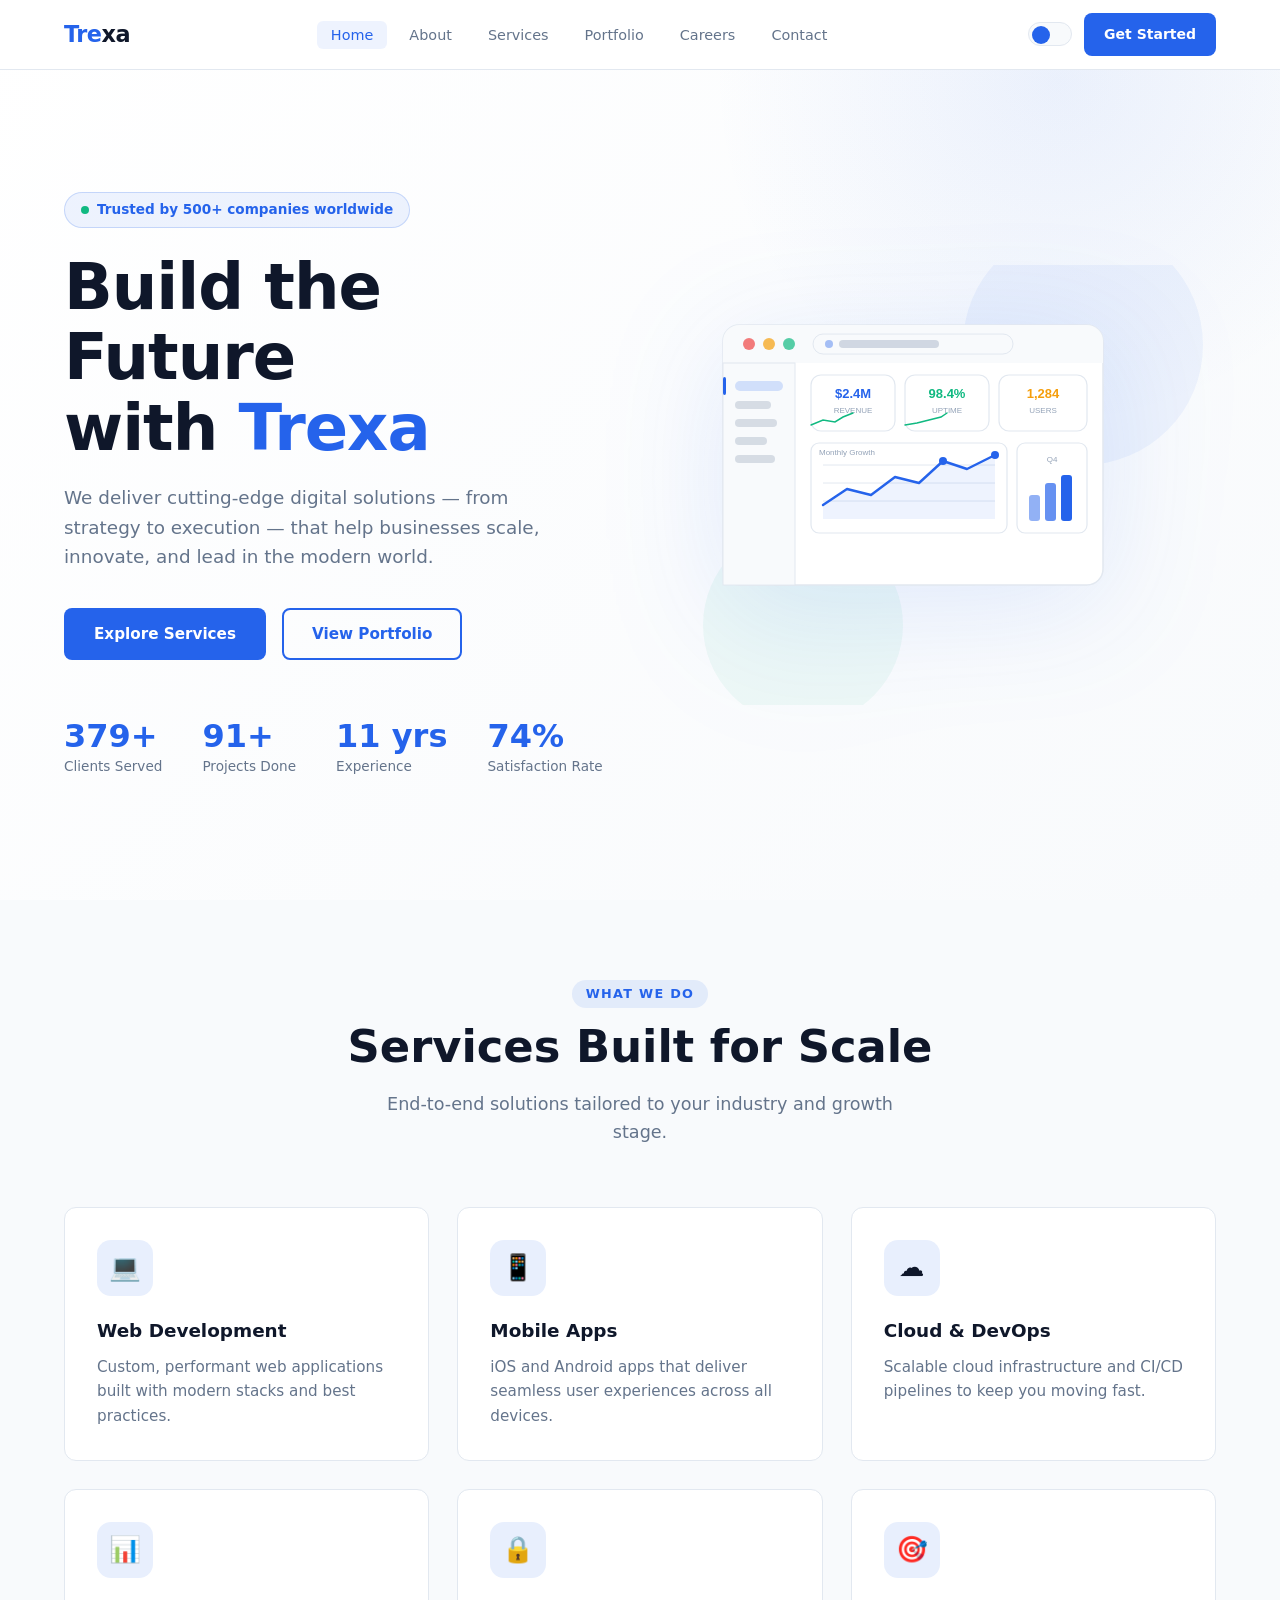
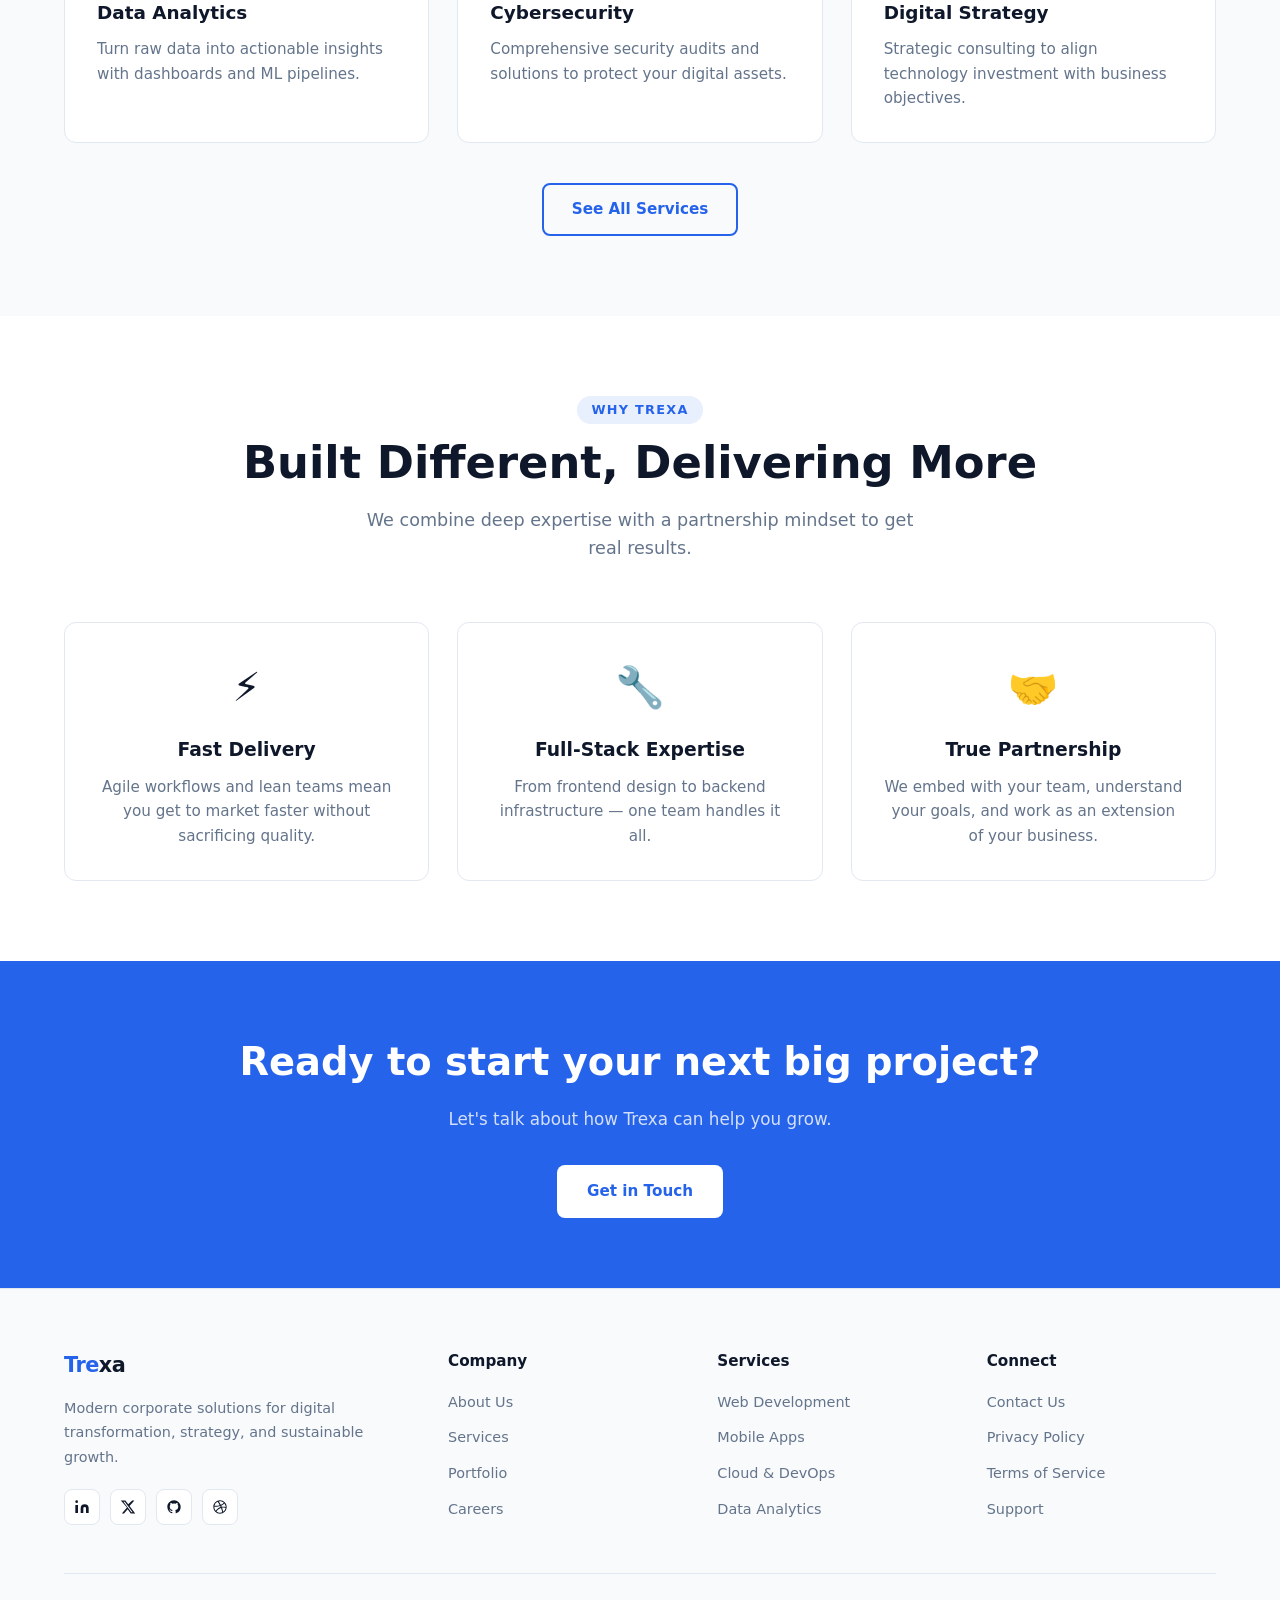
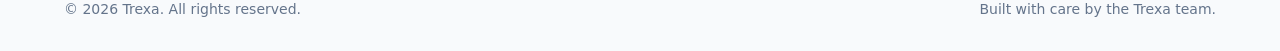
<file: index.html>
<!DOCTYPE html>
<html lang="en">
<head>
  <meta charset="UTF-8" />
  <meta name="viewport" content="width=device-width, initial-scale=1.0" />

  <!-- Primary meta -->
  <title>Trexa — Digital Transformation &amp; Software Development</title>
  <meta name="description" content="Trexa delivers web development, mobile apps, cloud infrastructure, data analytics, and digital strategy for businesses ready to scale. 500+ clients. 15 years of expertise." />
  <meta name="robots" content="index, follow" />
  <!-- POST-DEPLOYMENT: Update canonical and og:url to your real Vercel URL, e.g. https://trexa.vercel.app/ -->
  <link rel="canonical" href="https://www.trexa.io/" />

  <!-- Open Graph -->
  <meta property="og:type" content="website" />
  <meta property="og:site_name" content="Trexa" />
  <meta property="og:url" content="https://www.trexa.io/" />
  <meta property="og:title" content="Trexa — Digital Transformation &amp; Software Development" />
  <meta property="og:description" content="Trexa delivers web development, mobile apps, cloud infrastructure, data analytics, and digital strategy for businesses ready to scale. 500+ clients. 15 years of expertise." />
  <meta property="og:image" content="og-image.png" />
  <meta property="og:image:width" content="1200" />
  <meta property="og:image:height" content="630" />
  <meta property="og:image:alt" content="Trexa — Modern Corporate Solutions" />
  <meta property="og:locale" content="en_US" />

  <!-- Twitter Card -->
  <meta name="twitter:card" content="summary_large_image" />
  <meta name="twitter:site" content="@trexa" />
  <meta name="twitter:title" content="Trexa — Digital Transformation &amp; Software Development" />
  <meta name="twitter:description" content="Trexa delivers web development, mobile apps, cloud infrastructure, data analytics, and digital strategy for businesses ready to scale." />
  <meta name="twitter:image" content="og-image.png" />
  <meta name="twitter:image:alt" content="Trexa — Modern Corporate Solutions" />

  <!-- Favicon -->
  <link rel="icon" type="image/svg+xml" href="favicon.svg" />
  <link rel="alternate icon" href="favicon.ico" />

  <link rel="stylesheet" href="css/style.css" />
</head>
<body>
  <a href="#main-content" class="skip-link">Skip to main content</a>

  <!-- Navbar -->
  <nav class="navbar" aria-label="Main navigation">
    <div class="container nav-inner">
      <a href="index.html" class="logo" aria-label="Trexa home">Tre<span>xa</span></a>
      <ul class="nav-links" id="navLinks" role="list">
        <li><a href="index.html">Home</a></li>
        <li><a href="about.html">About</a></li>
        <li><a href="services.html">Services</a></li>
        <li><a href="portfolio.html">Portfolio</a></li>
        <li><a href="careers.html">Careers</a></li>
        <li><a href="contact.html">Contact</a></li>
      </ul>
      <div class="nav-actions">
        <button class="theme-toggle" id="themeToggle" aria-label="Toggle dark/light theme"></button>
        <a href="contact.html" class="btn btn-primary" style="padding:8px 18px;font-size:0.875rem;">Get Started</a>
        <button class="hamburger" id="hamburger" aria-label="Toggle menu" aria-expanded="false" aria-controls="navLinks">
          <span aria-hidden="true"></span><span aria-hidden="true"></span><span aria-hidden="true"></span>
        </button>
      </div>
    </div>
  </nav>

  <!-- Hero -->
  <main id="main-content">
  <section class="hero">
    <div class="container">
      <div class="hero-content">
        <div class="hero-tag">
          <span class="dot"></span>
          Trusted by 500+ companies worldwide
        </div>
      <h1 class="fade-in">Build the Future<br aria-hidden="true"> with <span class="highlight">Trexa</span></h1>
        <p>We deliver cutting-edge digital solutions — from strategy to execution — that help businesses scale, innovate, and lead in the modern world.</p>
        <div class="hero-cta">
          <a href="services.html" class="btn btn-primary">Explore Services</a>
          <a href="portfolio.html" class="btn btn-outline">View Portfolio</a>
        </div>
        <div class="hero-stats">
          <div class="stat">
            <div class="num" data-count="500" data-suffix="+">0+</div>
            <div class="label">Clients Served</div>
          </div>
          <div class="stat">
            <div class="num" data-count="120" data-suffix="+">0+</div>
            <div class="label">Projects Done</div>
          </div>
          <div class="stat">
            <div class="num" data-count="15" data-suffix=" yrs">0 yrs</div>
            <div class="label">Experience</div>
          </div>
          <div class="stat">
            <div class="num" data-count="98" data-suffix="%">0%</div>
            <div class="label">Satisfaction Rate</div>
          </div>
        </div>
      </div>

      <!-- Hero Visual: Technology / Dashboard Illustration -->
      <div class="hero-visual fade-in-right">
        <svg xmlns="http://www.w3.org/2000/svg" viewBox="0 0 520 440" aria-hidden="true" focusable="false">
          <!-- Background glow blobs -->
          <circle cx="400" cy="80" r="120" fill="#2563eb" opacity="0.06"/>
          <circle cx="120" cy="360" r="100" fill="#10b981" opacity="0.06"/>

          <!-- Main browser / dashboard window -->
          <rect x="40" y="60" width="380" height="260" rx="16" fill="var(--bg-card)" stroke="#e2e8f0" stroke-width="1.5"/>
          <!-- Title bar -->
          <rect x="40" y="60" width="380" height="38" rx="16" fill="#f8fafc"/>
          <rect x="40" y="82" width="380" height="16" fill="#f8fafc"/>
          <!-- Traffic lights -->
          <circle cx="66" cy="79" r="6" fill="#ef4444" opacity="0.7"/>
          <circle cx="86" cy="79" r="6" fill="#f59e0b" opacity="0.7"/>
          <circle cx="106" cy="79" r="6" fill="#10b981" opacity="0.7"/>
          <!-- URL bar -->
          <rect x="130" y="69" width="200" height="20" rx="10" fill="var(--bg-secondary)" stroke="#e2e8f0" stroke-width="1"/>
          <circle cx="146" cy="79" r="4" fill="#2563eb" opacity="0.4"/>
          <rect x="156" y="75" width="100" height="8" rx="4" fill="#94a3b8" opacity="0.4"/>

          <!-- Sidebar -->
          <rect x="40" y="98" width="72" height="222" fill="#f8fafc" rx="0"/>
          <rect x="40" y="98" width="72" height="222" fill="none" stroke="#e2e8f0" stroke-width="1"/>
          <!-- Sidebar nav items -->
          <rect x="52" y="116" width="48" height="10" rx="5" fill="#2563eb" opacity="0.18"/>
          <rect x="52" y="136" width="36" height="8" rx="4" fill="#94a3b8" opacity="0.35"/>
          <rect x="52" y="154" width="42" height="8" rx="4" fill="#94a3b8" opacity="0.35"/>
          <rect x="52" y="172" width="32" height="8" rx="4" fill="#94a3b8" opacity="0.35"/>
          <rect x="52" y="190" width="40" height="8" rx="4" fill="#94a3b8" opacity="0.35"/>
          <!-- Sidebar active indicator -->
          <rect x="40" y="112" width="3" height="18" rx="2" fill="#2563eb"/>

          <!-- KPI cards row -->
          <rect x="128" y="110" width="84" height="56" rx="10" fill="var(--bg-card)" stroke="#e2e8f0" stroke-width="1.2"/>
          <rect x="222" y="110" width="84" height="56" rx="10" fill="var(--bg-card)" stroke="#e2e8f0" stroke-width="1.2"/>
          <rect x="316" y="110" width="88" height="56" rx="10" fill="var(--bg-card)" stroke="#e2e8f0" stroke-width="1.2"/>
          <!-- KPI values -->
          <text x="170" y="133" text-anchor="middle" font-size="13" font-weight="800" fill="#2563eb" font-family="sans-serif">$2.4M</text>
          <text x="170" y="148" text-anchor="middle" font-size="8" fill="#94a3b8" font-family="sans-serif">REVENUE</text>
          <text x="264" y="133" text-anchor="middle" font-size="13" font-weight="800" fill="#10b981" font-family="sans-serif">98.4%</text>
          <text x="264" y="148" text-anchor="middle" font-size="8" fill="#94a3b8" font-family="sans-serif">UPTIME</text>
          <text x="360" y="133" text-anchor="middle" font-size="13" font-weight="800" fill="#f59e0b" font-family="sans-serif">1,284</text>
          <text x="360" y="148" text-anchor="middle" font-size="8" fill="#94a3b8" font-family="sans-serif">USERS</text>
          <!-- KPI trend arrows -->
          <polyline points="128,160 140,155 152,157 160,152 170,148" fill="none" stroke="#10b981" stroke-width="1.5" stroke-linecap="round"/>
          <polyline points="222,160 234,158 246,155 258,152 264,148" fill="none" stroke="#10b981" stroke-width="1.5" stroke-linecap="round"/>

          <!-- Line chart area -->
          <rect x="128" y="178" width="196" height="90" rx="8" fill="var(--bg-card)" stroke="#e2e8f0" stroke-width="1.2"/>
          <!-- Chart grid lines -->
          <line x1="140" y1="200" x2="312" y2="200" stroke="#e2e8f0" stroke-width="1"/>
          <line x1="140" y1="218" x2="312" y2="218" stroke="#e2e8f0" stroke-width="1"/>
          <line x1="140" y1="236" x2="312" y2="236" stroke="#e2e8f0" stroke-width="1"/>
          <!-- Chart fill -->
          <path d="M140 240 L164 224 L188 230 L212 212 L236 218 L260 196 L284 204 L312 190 L312 254 L140 254z" fill="#2563eb" opacity="0.08"/>
          <!-- Chart line -->
          <polyline points="140,240 164,224 188,230 212,212 236,218 260,196 284,204 312,190" fill="none" stroke="#2563eb" stroke-width="2.4" stroke-linecap="round" stroke-linejoin="round"/>
          <!-- Chart dots -->
          <circle cx="260" cy="196" r="4" fill="#2563eb"/>
          <circle cx="312" cy="190" r="4" fill="#2563eb"/>
          <!-- Chart label -->
          <text x="136" y="190" font-size="8" fill="#94a3b8" font-family="sans-serif">Monthly Growth</text>

          <!-- Bar chart / right panel -->
          <rect x="334" y="178" width="70" height="90" rx="8" fill="var(--bg-card)" stroke="#e2e8f0" stroke-width="1.2"/>
          <rect x="346" y="230" width="11" height="26" rx="3" fill="#2563eb" opacity="0.5"/>
          <rect x="362" y="218" width="11" height="38" rx="3" fill="#2563eb" opacity="0.7"/>
          <rect x="378" y="210" width="11" height="46" rx="3" fill="#2563eb"/>
          <text x="369" y="197" text-anchor="middle" font-size="8" fill="#94a3b8" font-family="sans-serif">Q4</text>

        </svg>
      </div>

    </div>
  </section>

  <!-- Services Preview -->
  <section class="section section-alt">
    <div class="container">
      <div class="section-header fade-in">
        <div class="tag">What We Do</div>
        <h2>Services Built for Scale</h2>
        <p>End-to-end solutions tailored to your industry and growth stage.</p>
      </div>
      <div class="grid-3">
        <div class="card service-card fade-in delay-1">
          <div class="icon" aria-hidden="true">💻</div>
          <h3>Web Development</h3>
          <p>Custom, performant web applications built with modern stacks and best practices.</p>
        </div>
        <div class="card service-card fade-in delay-2">
          <div class="icon" aria-hidden="true">📱</div>
          <h3>Mobile Apps</h3>
          <p>iOS and Android apps that deliver seamless user experiences across all devices.</p>
        </div>
        <div class="card service-card fade-in delay-3">
          <div class="icon" aria-hidden="true">☁️</div>
          <h3>Cloud & DevOps</h3>
          <p>Scalable cloud infrastructure and CI/CD pipelines to keep you moving fast.</p>
        </div>
        <div class="card service-card fade-in delay-1">
          <div class="icon" aria-hidden="true">📊</div>
          <h3>Data Analytics</h3>
          <p>Turn raw data into actionable insights with dashboards and ML pipelines.</p>
        </div>
        <div class="card service-card fade-in delay-2">
          <div class="icon" aria-hidden="true">🔒</div>
          <h3>Cybersecurity</h3>
          <p>Comprehensive security audits and solutions to protect your digital assets.</p>
        </div>
        <div class="card service-card fade-in delay-3">
          <div class="icon" aria-hidden="true">🎯</div>
          <h3>Digital Strategy</h3>
          <p>Strategic consulting to align technology investment with business objectives.</p>
        </div>
      </div>
      <div style="text-align:center;margin-top:40px;" class="fade-in">
        <a href="services.html" class="btn btn-outline">See All Services</a>
      </div>
    </div>
  </section>

  <!-- Why Us -->
  <section class="section">
    <div class="container">
      <div class="section-header fade-in">
        <div class="tag">Why Trexa</div>
        <h2>Built Different, Delivering More</h2>
        <p>We combine deep expertise with a partnership mindset to get real results.</p>
      </div>
      <div class="grid-3">
        <div class="card fade-in delay-1" style="text-align:center;">
          <div style="font-size:2.5rem;margin-bottom:16px;" aria-hidden="true">⚡</div>
          <h3 style="margin-bottom:10px;">Fast Delivery</h3>
          <p style="color:var(--text-muted);font-size:0.95rem;">Agile workflows and lean teams mean you get to market faster without sacrificing quality.</p>
        </div>
        <div class="card fade-in delay-2" style="text-align:center;">
          <div style="font-size:2.5rem;margin-bottom:16px;" aria-hidden="true">🔧</div>
          <h3 style="margin-bottom:10px;">Full-Stack Expertise</h3>
          <p style="color:var(--text-muted);font-size:0.95rem;">From frontend design to backend infrastructure — one team handles it all.</p>
        </div>
        <div class="card fade-in delay-3" style="text-align:center;">
          <div style="font-size:2.5rem;margin-bottom:16px;" aria-hidden="true">🤝</div>
          <h3 style="margin-bottom:10px;">True Partnership</h3>
          <p style="color:var(--text-muted);font-size:0.95rem;">We embed with your team, understand your goals, and work as an extension of your business.</p>
        </div>
      </div>
    </div>
  </section>

  <!-- CTA Banner -->
  <section style="background:var(--primary);padding:70px 0;">
    <div class="container" style="text-align:center;">
      <h2 style="color:#fff;font-size:clamp(1.6rem,4vw,2.4rem);font-weight:800;margin-bottom:14px;" class="fade-in">Ready to start your next big project?</h2>
      <p style="color:rgba(255,255,255,0.8);font-size:1.05rem;margin-bottom:32px;" class="fade-in">Let's talk about how Trexa can help you grow.</p>
      <a href="contact.html" class="btn fade-in" style="background:#fff;color:var(--primary);font-weight:700;">Get in Touch</a>
    </div>
  </section>

  <!-- Footer -->
  </main>
  <footer class="footer">
    <div class="container">
      <div class="footer-grid">
        <div class="footer-brand">
          <a href="index.html" class="logo" aria-label="Trexa home">Tre<span>xa</span></a>
          <p>Modern corporate solutions for digital transformation, strategy, and sustainable growth.</p>
          <div class="social-links">
            <a href="https://linkedin.com" target="_blank" rel="noopener" class="social-link" aria-label="LinkedIn (opens in new tab)"><svg xmlns="http://www.w3.org/2000/svg" width="16" height="16" fill="currentColor" viewBox="0 0 24 24" aria-hidden="true" focusable="false"><path d="M16 8a6 6 0 0 1 6 6v7h-4v-7a2 2 0 0 0-2-2 2 2 0 0 0-2 2v7h-4v-7a6 6 0 0 1 6-6z"/><rect x="2" y="9" width="4" height="12"/><circle cx="4" cy="4" r="2"/></svg></a>
            <a href="https://twitter.com" target="_blank" rel="noopener" class="social-link" aria-label="X / Twitter (opens in new tab)"><svg xmlns="http://www.w3.org/2000/svg" width="16" height="16" fill="currentColor" viewBox="0 0 24 24" aria-hidden="true" focusable="false"><path d="M18.244 2.25h3.308l-7.227 8.26 8.502 11.24H16.17l-4.714-6.231-5.401 6.231H2.744l7.73-8.835L1.254 2.25H8.08l4.253 5.622 5.911-5.622zm-1.161 17.52h1.833L7.084 4.126H5.117z"/></svg></a>
            <a href="https://github.com" target="_blank" rel="noopener" class="social-link" aria-label="GitHub (opens in new tab)"><svg xmlns="http://www.w3.org/2000/svg" width="16" height="16" fill="currentColor" viewBox="0 0 24 24" aria-hidden="true" focusable="false"><path d="M12 2C6.477 2 2 6.484 2 12.017c0 4.425 2.865 8.18 6.839 9.504.5.092.682-.217.682-.483 0-.237-.008-.868-.013-1.703-2.782.605-3.369-1.343-3.369-1.343-.454-1.158-1.11-1.466-1.11-1.466-.908-.62.069-.608.069-.608 1.003.07 1.531 1.032 1.531 1.032.892 1.53 2.341 1.088 2.91.832.092-.647.35-1.088.636-1.338-2.22-.253-4.555-1.113-4.555-4.951 0-1.093.39-1.988 1.029-2.688-.103-.253-.446-1.272.098-2.65 0 0 .84-.27 2.75 1.026A9.564 9.564 0 0 1 12 6.844a9.59 9.59 0 0 1 2.504.337c1.909-1.296 2.747-1.027 2.747-1.027.546 1.379.202 2.398.1 2.651.64.7 1.028 1.595 1.028 2.688 0 3.848-2.339 4.695-4.566 4.943.359.309.678.92.678 1.855 0 1.338-.012 2.419-.012 2.747 0 .268.18.58.688.482A10.02 10.02 0 0 0 22 12.017C22 6.484 17.522 2 12 2z"/></svg></a>
            <a href="https://dribbble.com" target="_blank" rel="noopener" class="social-link" aria-label="Dribbble (opens in new tab)"><svg xmlns="http://www.w3.org/2000/svg" width="16" height="16" fill="currentColor" viewBox="0 0 24 24" aria-hidden="true" focusable="false"><path d="M12 2C6.48 2 2 6.48 2 12s4.48 10 10 10 10-4.48 10-10S17.52 2 12 2zm6.605 4.61a8.502 8.502 0 0 1 1.93 5.314c-.281-.054-3.101-.629-5.943-.271-.065-.141-.12-.293-.184-.445a25.416 25.416 0 0 0-.564-1.236c3.145-1.28 4.577-3.124 4.761-3.362zM12 3.475c2.17 0 4.154.813 5.662 2.148-.152.216-1.443 1.941-4.48 3.08-1.399-2.57-2.95-4.675-3.189-5A8.687 8.687 0 0 1 12 3.475zm-3.633.803a53.896 53.896 0 0 1 3.167 4.935c-3.992 1.063-7.517 1.04-7.896 1.04a8.581 8.581 0 0 1 4.729-5.975zM3.453 12.01v-.26c.37.01 4.512.065 8.775-1.215.25.477.477.965.694 1.453-.109.033-.228.065-.336.098-4.404 1.42-6.747 5.303-6.942 5.629a8.522 8.522 0 0 1-2.19-5.705zM12 20.547a8.482 8.482 0 0 1-5.239-1.8c.152-.315 1.888-3.656 6.703-5.337.022-.01.033-.01.054-.022a35.32 35.32 0 0 1 1.823 6.475 8.4 8.4 0 0 1-3.341.684zm4.761-1.465c-.086-.52-.542-3.015-1.659-6.084 2.679-.423 5.022.271 5.314.369a8.468 8.468 0 0 1-3.655 5.715z"/></svg></a>
          </div>
        </div>
        <div class="footer-col">
          <h2 style="font-size:0.95rem;font-weight:700;margin-bottom:16px;">Company</h2>
          <ul>
            <li><a href="about.html">About Us</a></li>
            <li><a href="services.html">Services</a></li>
            <li><a href="portfolio.html">Portfolio</a></li>
            <li><a href="careers.html">Careers</a></li>
          </ul>
        </div>
        <div class="footer-col">
          <h2 style="font-size:0.95rem;font-weight:700;margin-bottom:16px;">Services</h2>
          <ul>
            <li><a href="services.html">Web Development</a></li>
            <li><a href="services.html">Mobile Apps</a></li>
            <li><a href="services.html">Cloud &amp; DevOps</a></li>
            <li><a href="services.html">Data Analytics</a></li>
          </ul>
        </div>
        <div class="footer-col">
          <h2 style="font-size:0.95rem;font-weight:700;margin-bottom:16px;">Connect</h2>
          <ul>
            <li><a href="contact.html">Contact Us</a></li>
            <li><a href="#">Privacy Policy</a></li>
            <li><a href="#">Terms of Service</a></li>
            <li><a href="#">Support</a></li>
          </ul>
        </div>
      </div>
      <div class="footer-bottom">
        <p>© 2026 Trexa. All rights reserved.</p>
        <p>Built with care by the Trexa team.</p>
      </div>
    </div>
  </footer>

  <script src="js/script.js"></script>
</body>
</html>
</file>
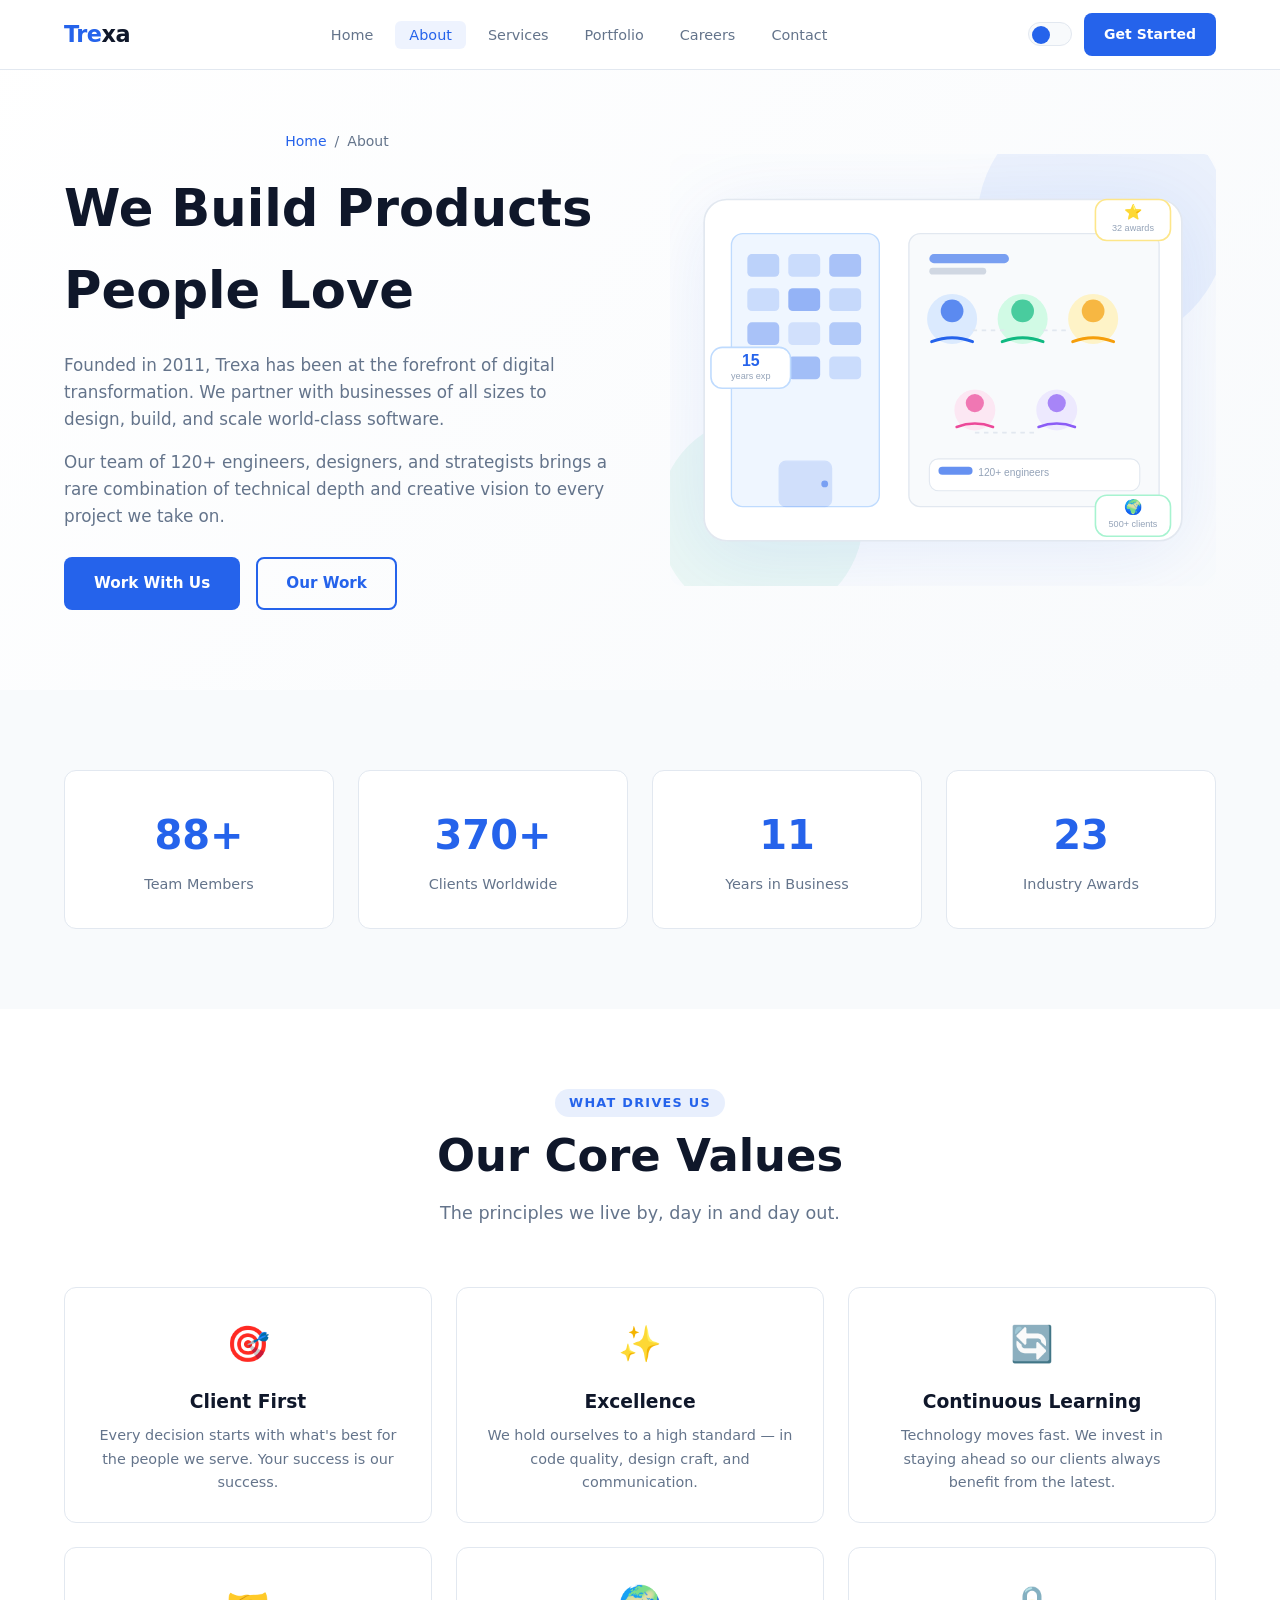
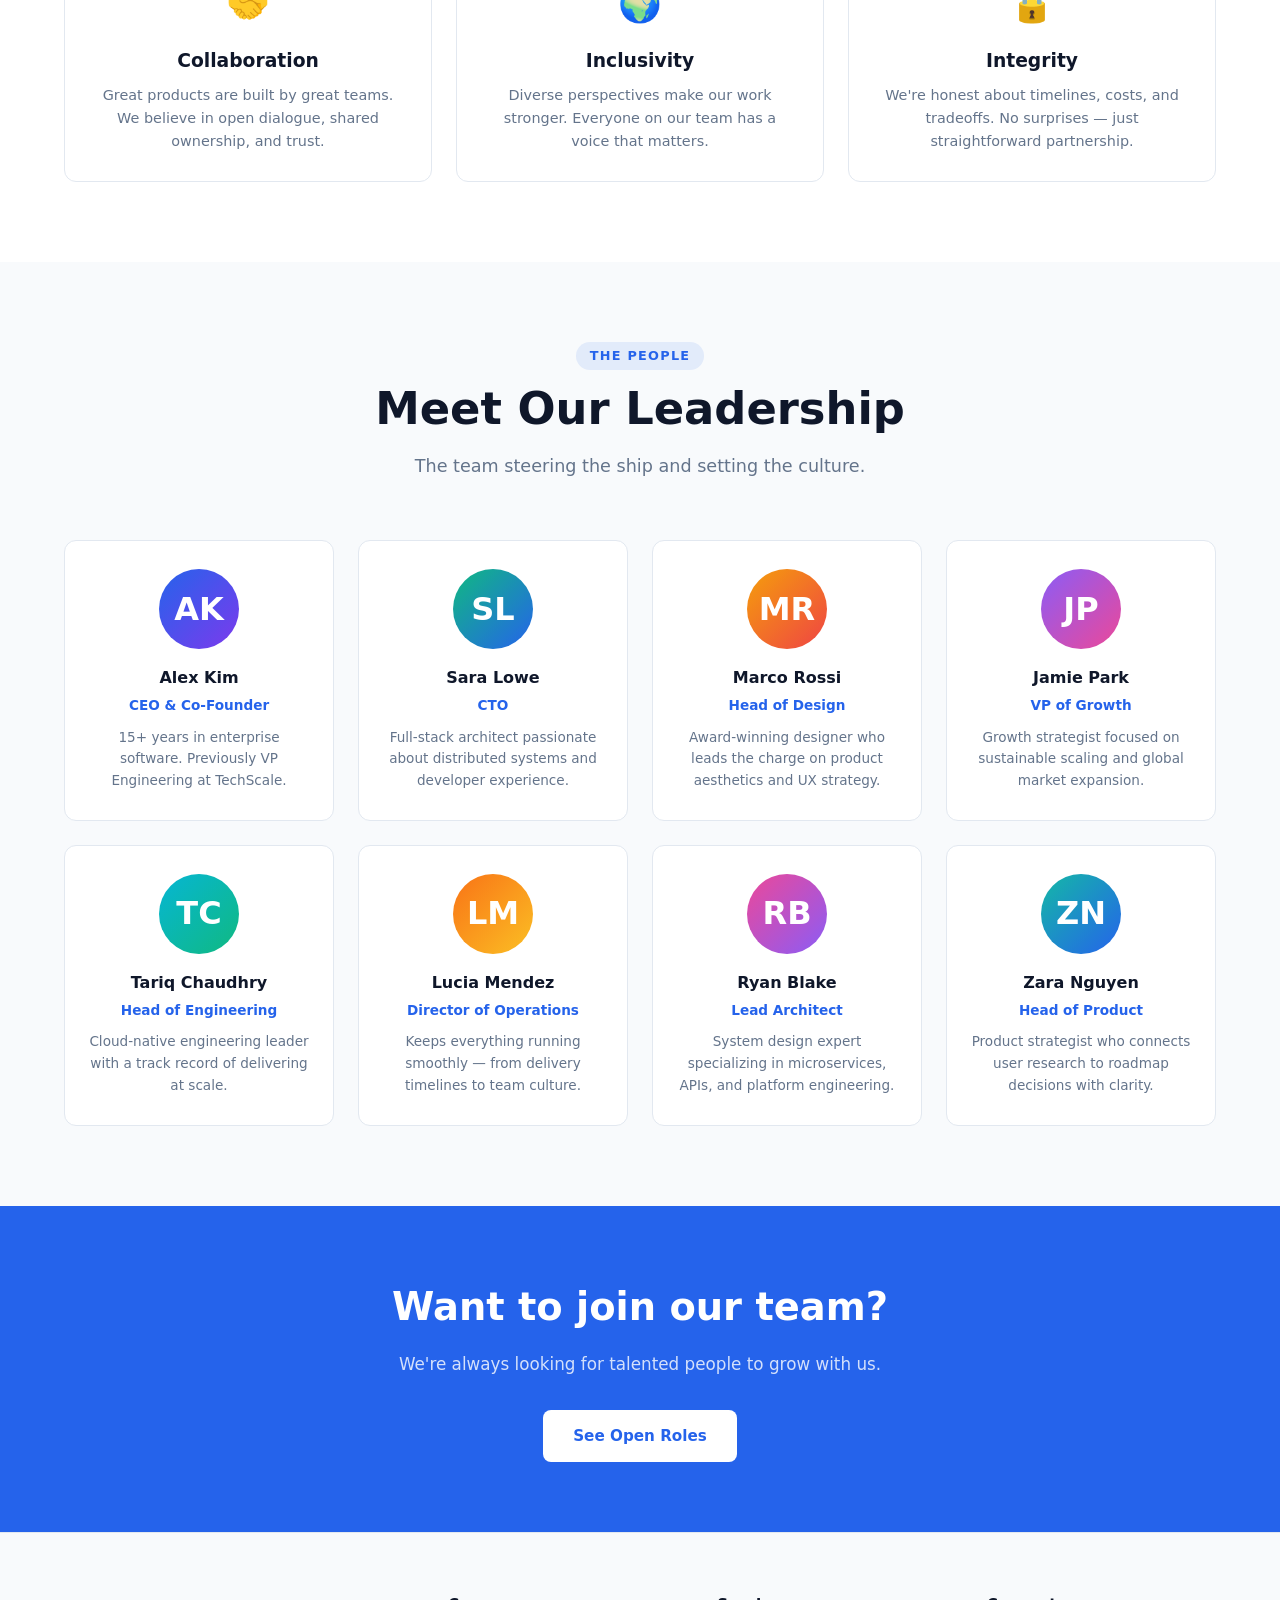
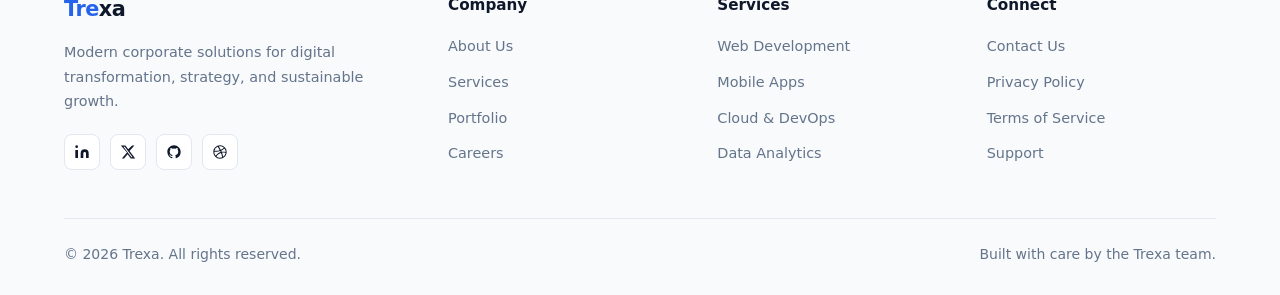
<file: about.html>
<!DOCTYPE html>
<html lang="en">
<head>
  <meta charset="UTF-8" />
  <meta name="viewport" content="width=device-width, initial-scale=1.0" />

  <!-- Primary meta -->
  <title>About Trexa — Our Story, Mission, Values &amp; Team</title>
  <meta name="description" content="Founded in 2011, Trexa is a 120-person software and digital transformation company. Learn about our story, core values, and the engineering and design leaders behind our work." />
  <meta name="robots" content="index, follow" />
  <!-- POST-DEPLOYMENT: Update canonical and og:url to your real Vercel URL, e.g. https://trexa.vercel.app/about.html -->
  <link rel="canonical" href="https://www.trexa.io/about.html" />

  <!-- Open Graph -->
  <meta property="og:type" content="website" />
  <meta property="og:site_name" content="Trexa" />
  <meta property="og:url" content="https://www.trexa.io/about.html" />
  <meta property="og:title" content="About Trexa — Our Story, Mission, Values &amp; Team" />
  <meta property="og:description" content="Founded in 2011, Trexa is a 120-person software and digital transformation company. Learn about our story, core values, and the engineering and design leaders behind our work." />
  <meta property="og:image" content="og-image.png" />
  <meta property="og:image:width" content="1200" />
  <meta property="og:image:height" content="630" />
  <meta property="og:image:alt" content="The Trexa team" />
  <meta property="og:locale" content="en_US" />

  <!-- Twitter Card -->
  <meta name="twitter:card" content="summary_large_image" />
  <meta name="twitter:site" content="@trexa" />
  <meta name="twitter:title" content="About Trexa — Our Story, Mission, Values &amp; Team" />
  <meta name="twitter:description" content="Founded in 2011, Trexa is a 120-person software and digital transformation company. Learn about our story, values, and leadership team." />
  <meta name="twitter:image" content="og-image.png" />
  <meta name="twitter:image:alt" content="The Trexa team" />

  <!-- Favicon -->
  <link rel="icon" type="image/svg+xml" href="favicon.svg" />
  <link rel="alternate icon" href="favicon.ico" />

  <link rel="stylesheet" href="css/style.css" />
</head>
<body>
  <a href="#main-content" class="skip-link">Skip to main content</a>

  <!-- Navbar -->
  <nav class="navbar" aria-label="Main navigation">
    <div class="container nav-inner">
      <a href="index.html" class="logo" aria-label="Trexa home">Tre<span>xa</span></a>
      <ul class="nav-links" id="navLinks" role="list">
        <li><a href="index.html">Home</a></li>
        <li><a href="about.html">About</a></li>
        <li><a href="services.html">Services</a></li>
        <li><a href="portfolio.html">Portfolio</a></li>
        <li><a href="careers.html">Careers</a></li>
        <li><a href="contact.html">Contact</a></li>
      </ul>
      <div class="nav-actions">
        <button class="theme-toggle" id="themeToggle" aria-label="Toggle dark/light theme"></button>
        <a href="contact.html" class="btn btn-primary" style="padding:8px 18px;font-size:0.875rem;">Get Started</a>
        <button class="hamburger" id="hamburger" aria-label="Toggle menu" aria-expanded="false" aria-controls="navLinks">
          <span aria-hidden="true"></span><span aria-hidden="true"></span><span aria-hidden="true"></span>
        </button>
      </div>
    </div>
  </nav>

  <main id="main-content">

  <!-- Hero -->
  <section class="about-hero">
    <div class="container">
      <div class="about-hero-text fade-in-left">
        <nav class="breadcrumb" aria-label="Breadcrumb">
          <a href="index.html">Home</a><span aria-hidden="true">/</span><span>About</span>
        </nav>
        <h1>We Build Products<br aria-hidden="true"> People Love</h1>
        <p>Founded in 2011, Trexa has been at the forefront of digital transformation. We partner with businesses of all sizes to design, build, and scale world-class software.</p>
        <p>Our team of 120+ engineers, designers, and strategists brings a rare combination of technical depth and creative vision to every project we take on.</p>
        <div style="display:flex;gap:16px;margin-top:28px;flex-wrap:wrap;">
          <a href="contact.html" class="btn btn-primary">Work With Us</a>
          <a href="portfolio.html" class="btn btn-outline">Our Work</a>
        </div>
      </div>
      <div class="about-image-wrap fade-in-right">
        <div class="about-svg-panel">
          <svg xmlns="http://www.w3.org/2000/svg" viewBox="0 0 480 380" aria-hidden="true" focusable="false">
            <circle cx="380" cy="60" r="110" fill="#2563eb" opacity="0.07"/>
            <circle cx="80" cy="320" r="90" fill="#10b981" opacity="0.07"/>
            <rect x="30" y="40" width="420" height="300" rx="20" fill="var(--bg-card)" stroke="#e2e8f0" stroke-width="1.5"/>
            <rect x="54" y="70" width="130" height="240" rx="10" fill="#eff6ff" stroke="#bfdbfe" stroke-width="1.2"/>
            <rect x="68" y="88" width="28" height="20" rx="4" fill="#2563eb" opacity="0.25"/>
            <rect x="104" y="88" width="28" height="20" rx="4" fill="#2563eb" opacity="0.18"/>
            <rect x="140" y="88" width="28" height="20" rx="4" fill="#2563eb" opacity="0.35"/>
            <rect x="68" y="118" width="28" height="20" rx="4" fill="#2563eb" opacity="0.18"/>
            <rect x="104" y="118" width="28" height="20" rx="4" fill="#2563eb" opacity="0.45"/>
            <rect x="140" y="118" width="28" height="20" rx="4" fill="#2563eb" opacity="0.2"/>
            <rect x="68" y="148" width="28" height="20" rx="4" fill="#2563eb" opacity="0.35"/>
            <rect x="104" y="148" width="28" height="20" rx="4" fill="#2563eb" opacity="0.15"/>
            <rect x="140" y="148" width="28" height="20" rx="4" fill="#2563eb" opacity="0.3"/>
            <rect x="68" y="178" width="28" height="20" rx="4" fill="#2563eb" opacity="0.2"/>
            <rect x="104" y="178" width="28" height="20" rx="4" fill="#2563eb" opacity="0.38"/>
            <rect x="140" y="178" width="28" height="20" rx="4" fill="#2563eb" opacity="0.18"/>
            <rect x="96" y="270" width="46" height="40" rx="6" fill="#2563eb" opacity="0.15" stroke="#2563eb" stroke-width="1.2"/>
            <circle cx="136" cy="290" r="3" fill="#2563eb" opacity="0.5"/>
            <rect x="210" y="70" width="220" height="240" rx="10" fill="#f8fafc" stroke="#e2e8f0" stroke-width="1.2"/>
            <rect x="228" y="88" width="70" height="8" rx="4" fill="#2563eb" opacity="0.6"/>
            <rect x="228" y="100" width="50" height="6" rx="3" fill="#94a3b8" opacity="0.4"/>
            <circle cx="248" cy="145" r="22" fill="#dbeafe"/>
            <circle cx="248" cy="138" r="10" fill="#2563eb" opacity="0.7"/>
            <path d="M230 165 Q248 158 266 165" fill="none" stroke="#2563eb" stroke-width="2.5" stroke-linecap="round"/>
            <circle cx="310" cy="145" r="22" fill="#d1fae5"/>
            <circle cx="310" cy="138" r="10" fill="#10b981" opacity="0.7"/>
            <path d="M292 165 Q310 158 328 165" fill="none" stroke="#10b981" stroke-width="2.5" stroke-linecap="round"/>
            <circle cx="372" cy="145" r="22" fill="#fef3c7"/>
            <circle cx="372" cy="138" r="10" fill="#f59e0b" opacity="0.7"/>
            <path d="M354 165 Q372 158 390 165" fill="none" stroke="#f59e0b" stroke-width="2.5" stroke-linecap="round"/>
            <circle cx="268" cy="225" r="18" fill="#fce7f3"/>
            <circle cx="268" cy="219" r="8" fill="#ec4899" opacity="0.7"/>
            <path d="M252 240 Q268 234 284 240" fill="none" stroke="#ec4899" stroke-width="2.2" stroke-linecap="round"/>
            <circle cx="340" cy="225" r="18" fill="#ede9fe"/>
            <circle cx="340" cy="219" r="8" fill="#8b5cf6" opacity="0.7"/>
            <path d="M324 240 Q340 234 356 240" fill="none" stroke="#8b5cf6" stroke-width="2.2" stroke-linecap="round"/>
            <line x1="266" y1="155" x2="294" y2="155" stroke="#e2e8f0" stroke-width="1.5" stroke-dasharray="4 4"/>
            <line x1="328" y1="155" x2="352" y2="155" stroke="#e2e8f0" stroke-width="1.5" stroke-dasharray="4 4"/>
            <line x1="268" y1="245" x2="322" y2="245" stroke="#e2e8f0" stroke-width="1.5" stroke-dasharray="4 4"/>
            <rect x="228" y="268" width="185" height="28" rx="8" fill="white" stroke="#e2e8f0" stroke-width="1"/>
            <rect x="236" y="275" width="30" height="7" rx="3.5" fill="#2563eb" opacity="0.7"/>
            <text x="271" y="283" font-size="9" fill="#94a3b8" font-family="sans-serif">120+ engineers</text>
            <rect x="36" y="170" width="70" height="36" rx="10" fill="white" stroke="#bfdbfe" stroke-width="1.4"/>
            <text x="71" y="186" text-anchor="middle" font-size="14" font-weight="900" fill="#2563eb" font-family="sans-serif">15</text>
            <text x="71" y="198" text-anchor="middle" font-size="8" fill="#94a3b8" font-family="sans-serif">years exp</text>
            <rect x="374" y="40" width="66" height="36" rx="10" fill="white" stroke="#fde68a" stroke-width="1.4"/>
            <text x="407" y="55" text-anchor="middle" font-size="13" font-family="sans-serif" aria-hidden="true">⭐</text>
            <text x="407" y="68" text-anchor="middle" font-size="8" fill="#94a3b8" font-family="sans-serif">32 awards</text>
            <rect x="374" y="300" width="66" height="36" rx="10" fill="white" stroke="#a7f3d0" stroke-width="1.4"/>
            <text x="407" y="315" text-anchor="middle" font-size="13" font-family="sans-serif" aria-hidden="true">🌍</text>
            <text x="407" y="328" text-anchor="middle" font-size="8" fill="#94a3b8" font-family="sans-serif">500+ clients</text>
          </svg>
        </div>
      </div>
    </div>
  </section>

  <!-- Stats -->
  <section class="section section-alt" aria-labelledby="stats-heading">
    <div class="container">
      <h2 id="stats-heading" class="sr-only">Trexa by the Numbers</h2>
      <div class="grid-4">
        <div class="card fade-in delay-1" style="text-align:center;">
          <div class="num" style="font-size:2.5rem;font-weight:900;color:var(--primary);" data-count="120" data-suffix="+">0+</div>
          <div style="color:var(--text-muted);margin-top:6px;font-size:0.9rem;">Team Members</div>
        </div>
        <div class="card fade-in delay-2" style="text-align:center;">
          <div class="num" style="font-size:2.5rem;font-weight:900;color:var(--primary);" data-count="500" data-suffix="+">0+</div>
          <div style="color:var(--text-muted);margin-top:6px;font-size:0.9rem;">Clients Worldwide</div>
        </div>
        <div class="card fade-in delay-3" style="text-align:center;">
          <div class="num" style="font-size:2.5rem;font-weight:900;color:var(--primary);" data-count="15" data-suffix="">0</div>
          <div style="color:var(--text-muted);margin-top:6px;font-size:0.9rem;">Years in Business</div>
        </div>
        <div class="card fade-in delay-4" style="text-align:center;">
          <div class="num" style="font-size:2.5rem;font-weight:900;color:var(--primary);" data-count="32" data-suffix="">0</div>
          <div style="color:var(--text-muted);margin-top:6px;font-size:0.9rem;">Industry Awards</div>
        </div>
      </div>
    </div>
  </section>

  <!-- Values -->
  <section class="section">
    <div class="container">
      <div class="section-header fade-in">
        <div class="tag">What Drives Us</div>
        <h2>Our Core Values</h2>
        <p>The principles we live by, day in and day out.</p>
      </div>
      <div class="values-grid">
        <div class="value-card fade-in delay-1">
          <div class="icon" aria-hidden="true">🎯</div>
          <h3>Client First</h3>
          <p>Every decision starts with what's best for the people we serve. Your success is our success.</p>
        </div>
        <div class="value-card fade-in delay-2">
          <div class="icon" aria-hidden="true">✨</div>
          <h3>Excellence</h3>
          <p>We hold ourselves to a high standard — in code quality, design craft, and communication.</p>
        </div>
        <div class="value-card fade-in delay-3">
          <div class="icon" aria-hidden="true">🔄</div>
          <h3>Continuous Learning</h3>
          <p>Technology moves fast. We invest in staying ahead so our clients always benefit from the latest.</p>
        </div>
        <div class="value-card fade-in delay-1">
          <div class="icon" aria-hidden="true">🤝</div>
          <h3>Collaboration</h3>
          <p>Great products are built by great teams. We believe in open dialogue, shared ownership, and trust.</p>
        </div>
        <div class="value-card fade-in delay-2">
          <div class="icon" aria-hidden="true">🌍</div>
          <h3>Inclusivity</h3>
          <p>Diverse perspectives make our work stronger. Everyone on our team has a voice that matters.</p>
        </div>
        <div class="value-card fade-in delay-3">
          <div class="icon" aria-hidden="true">🔒</div>
          <h3>Integrity</h3>
          <p>We're honest about timelines, costs, and tradeoffs. No surprises — just straightforward partnership.</p>
        </div>
      </div>
    </div>
  </section>

  <!-- Team -->
  <section class="section section-alt">
    <div class="container">
      <div class="section-header fade-in">
        <div class="tag">The People</div>
        <h2>Meet Our Leadership</h2>
        <p>The team steering the ship and setting the culture.</p>
      </div>
      <div class="team-grid">
        <div class="team-card fade-in delay-1">
          <div class="team-avatar" style="background:linear-gradient(135deg,#2563eb,#7c3aed);" aria-hidden="true">AK</div>
          <h3>Alex Kim</h3>
          <div class="role">CEO &amp; Co-Founder</div>
          <p>15+ years in enterprise software. Previously VP Engineering at TechScale.</p>
        </div>
        <div class="team-card fade-in delay-2">
          <div class="team-avatar" style="background:linear-gradient(135deg,#10b981,#2563eb);" aria-hidden="true">SL</div>
          <h3>Sara Lowe</h3>
          <div class="role">CTO</div>
          <p>Full-stack architect passionate about distributed systems and developer experience.</p>
        </div>
        <div class="team-card fade-in delay-3">
          <div class="team-avatar" style="background:linear-gradient(135deg,#f59e0b,#ef4444);" aria-hidden="true">MR</div>
          <h3>Marco Rossi</h3>
          <div class="role">Head of Design</div>
          <p>Award-winning designer who leads the charge on product aesthetics and UX strategy.</p>
        </div>
        <div class="team-card fade-in delay-4">
          <div class="team-avatar" style="background:linear-gradient(135deg,#8b5cf6,#ec4899);" aria-hidden="true">JP</div>
          <h3>Jamie Park</h3>
          <div class="role">VP of Growth</div>
          <p>Growth strategist focused on sustainable scaling and global market expansion.</p>
        </div>
        <div class="team-card fade-in delay-1">
          <div class="team-avatar" style="background:linear-gradient(135deg,#06b6d4,#10b981);" aria-hidden="true">TC</div>
          <h3>Tariq Chaudhry</h3>
          <div class="role">Head of Engineering</div>
          <p>Cloud-native engineering leader with a track record of delivering at scale.</p>
        </div>
        <div class="team-card fade-in delay-2">
          <div class="team-avatar" style="background:linear-gradient(135deg,#f97316,#fbbf24);" aria-hidden="true">LM</div>
          <h3>Lucia Mendez</h3>
          <div class="role">Director of Operations</div>
          <p>Keeps everything running smoothly — from delivery timelines to team culture.</p>
        </div>
        <div class="team-card fade-in delay-3">
          <div class="team-avatar" style="background:linear-gradient(135deg,#ec4899,#8b5cf6);" aria-hidden="true">RB</div>
          <h3>Ryan Blake</h3>
          <div class="role">Lead Architect</div>
          <p>System design expert specializing in microservices, APIs, and platform engineering.</p>
        </div>
        <div class="team-card fade-in delay-4">
          <div class="team-avatar" style="background:linear-gradient(135deg,#14b8a6,#2563eb);" aria-hidden="true">ZN</div>
          <h3>Zara Nguyen</h3>
          <div class="role">Head of Product</div>
          <p>Product strategist who connects user research to roadmap decisions with clarity.</p>
        </div>
      </div>
    </div>
  </section>

  <!-- CTA -->
  <section style="background:var(--primary);padding:70px 0;">
    <div class="container" style="text-align:center;">
      <h2 style="color:#fff;font-size:clamp(1.6rem,4vw,2.4rem);font-weight:800;margin-bottom:14px;" class="fade-in">Want to join our team?</h2>
      <p style="color:rgba(255,255,255,0.8);font-size:1.05rem;margin-bottom:32px;" class="fade-in">We're always looking for talented people to grow with us.</p>
      <a href="careers.html" class="btn fade-in" style="background:#fff;color:var(--primary);font-weight:700;">See Open Roles</a>
    </div>
  </section>

  </main>

  <!-- Footer -->
  <footer class="footer">
    <div class="container">
      <div class="footer-grid">
        <div class="footer-brand">
          <a href="index.html" class="logo" aria-label="Trexa home">Tre<span>xa</span></a>
          <p>Modern corporate solutions for digital transformation, strategy, and sustainable growth.</p>
          <div class="social-links">
            <a href="https://linkedin.com" target="_blank" rel="noopener" class="social-link" aria-label="LinkedIn (opens in new tab)"><svg xmlns="http://www.w3.org/2000/svg" width="16" height="16" fill="currentColor" viewBox="0 0 24 24" aria-hidden="true" focusable="false"><path d="M16 8a6 6 0 0 1 6 6v7h-4v-7a2 2 0 0 0-2-2 2 2 0 0 0-2 2v7h-4v-7a6 6 0 0 1 6-6z"/><rect x="2" y="9" width="4" height="12"/><circle cx="4" cy="4" r="2"/></svg></a>
            <a href="https://twitter.com" target="_blank" rel="noopener" class="social-link" aria-label="X / Twitter (opens in new tab)"><svg xmlns="http://www.w3.org/2000/svg" width="16" height="16" fill="currentColor" viewBox="0 0 24 24" aria-hidden="true" focusable="false"><path d="M18.244 2.25h3.308l-7.227 8.26 8.502 11.24H16.17l-4.714-6.231-5.401 6.231H2.744l7.73-8.835L1.254 2.25H8.08l4.253 5.622 5.911-5.622zm-1.161 17.52h1.833L7.084 4.126H5.117z"/></svg></a>
            <a href="https://github.com" target="_blank" rel="noopener" class="social-link" aria-label="GitHub (opens in new tab)"><svg xmlns="http://www.w3.org/2000/svg" width="16" height="16" fill="currentColor" viewBox="0 0 24 24" aria-hidden="true" focusable="false"><path d="M12 2C6.477 2 2 6.484 2 12.017c0 4.425 2.865 8.18 6.839 9.504.5.092.682-.217.682-.483 0-.237-.008-.868-.013-1.703-2.782.605-3.369-1.343-3.369-1.343-.454-1.158-1.11-1.466-1.11-1.466-.908-.62.069-.608.069-.608 1.003.07 1.531 1.032 1.531 1.032.892 1.53 2.341 1.088 2.91.832.092-.647.35-1.088.636-1.338-2.22-.253-4.555-1.113-4.555-4.951 0-1.093.39-1.988 1.029-2.688-.103-.253-.446-1.272.098-2.65 0 0 .84-.27 2.75 1.026A9.564 9.564 0 0 1 12 6.844a9.59 9.59 0 0 1 2.504.337c1.909-1.296 2.747-1.027 2.747-1.027.546 1.379.202 2.398.1 2.651.64.7 1.028 1.595 1.028 2.688 0 3.848-2.339 4.695-4.566 4.943.359.309.678.92.678 1.855 0 1.338-.012 2.419-.012 2.747 0 .268.18.58.688.482A10.02 10.02 0 0 0 22 12.017C22 6.484 17.522 2 12 2z"/></svg></a>
            <a href="https://dribbble.com" target="_blank" rel="noopener" class="social-link" aria-label="Dribbble (opens in new tab)"><svg xmlns="http://www.w3.org/2000/svg" width="16" height="16" fill="currentColor" viewBox="0 0 24 24" aria-hidden="true" focusable="false"><path d="M12 2C6.48 2 2 6.48 2 12s4.48 10 10 10 10-4.48 10-10S17.52 2 12 2zm6.605 4.61a8.502 8.502 0 0 1 1.93 5.314c-.281-.054-3.101-.629-5.943-.271-.065-.141-.12-.293-.184-.445a25.416 25.416 0 0 0-.564-1.236c3.145-1.28 4.577-3.124 4.761-3.362zM12 3.475c2.17 0 4.154.813 5.662 2.148-.152.216-1.443 1.941-4.48 3.08-1.399-2.57-2.95-4.675-3.189-5A8.687 8.687 0 0 1 12 3.475zm-3.633.803a53.896 53.896 0 0 1 3.167 4.935c-3.992 1.063-7.517 1.04-7.896 1.04a8.581 8.581 0 0 1 4.729-5.975zM3.453 12.01v-.26c.37.01 4.512.065 8.775-1.215.25.477.477.965.694 1.453-.109.033-.228.065-.336.098-4.404 1.42-6.747 5.303-6.942 5.629a8.522 8.522 0 0 1-2.19-5.705zM12 20.547a8.482 8.482 0 0 1-5.239-1.8c.152-.315 1.888-3.656 6.703-5.337.022-.01.033-.01.054-.022a35.32 35.32 0 0 1 1.823 6.475 8.4 8.4 0 0 1-3.341.684zm4.761-1.465c-.086-.52-.542-3.015-1.659-6.084 2.679-.423 5.022.271 5.314.369a8.468 8.468 0 0 1-3.655 5.715z"/></svg></a>
          </div>
        </div>
        <div class="footer-col">
          <h2 style="font-size:0.95rem;font-weight:700;margin-bottom:16px;">Company</h2>
          <ul>
            <li><a href="about.html">About Us</a></li>
            <li><a href="services.html">Services</a></li>
            <li><a href="portfolio.html">Portfolio</a></li>
            <li><a href="careers.html">Careers</a></li>
          </ul>
        </div>
        <div class="footer-col">
          <h2 style="font-size:0.95rem;font-weight:700;margin-bottom:16px;">Services</h2>
          <ul>
            <li><a href="services.html">Web Development</a></li>
            <li><a href="services.html">Mobile Apps</a></li>
            <li><a href="services.html">Cloud &amp; DevOps</a></li>
            <li><a href="services.html">Data Analytics</a></li>
          </ul>
        </div>
        <div class="footer-col">
          <h2 style="font-size:0.95rem;font-weight:700;margin-bottom:16px;">Connect</h2>
          <ul>
            <li><a href="contact.html">Contact Us</a></li>
            <li><a href="#">Privacy Policy</a></li>
            <li><a href="#">Terms of Service</a></li>
            <li><a href="#">Support</a></li>
          </ul>
        </div>
      </div>
      <div class="footer-bottom">
        <p>© 2026 Trexa. All rights reserved.</p>
        <p>Built with care by the Trexa team.</p>
      </div>
    </div>
  </footer>

  <script src="js/script.js"></script>
</body>
</html>
</file>
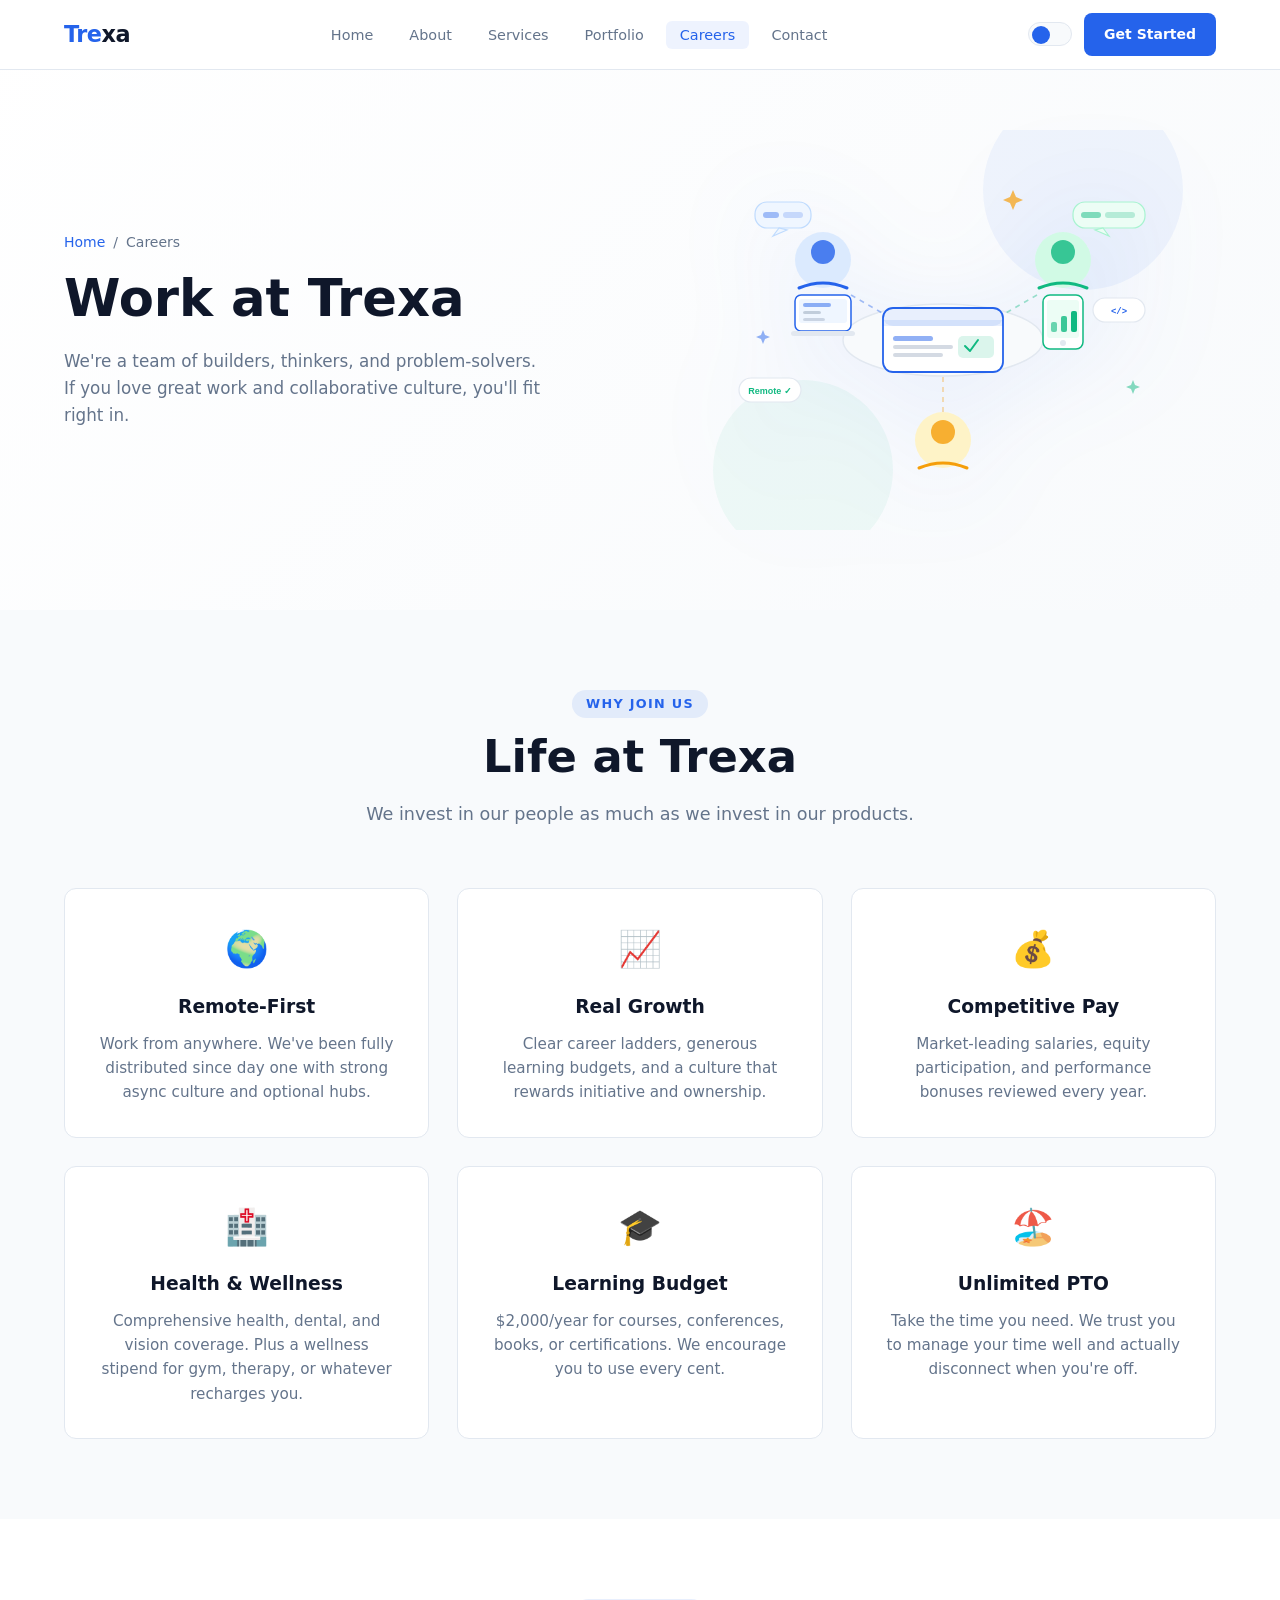
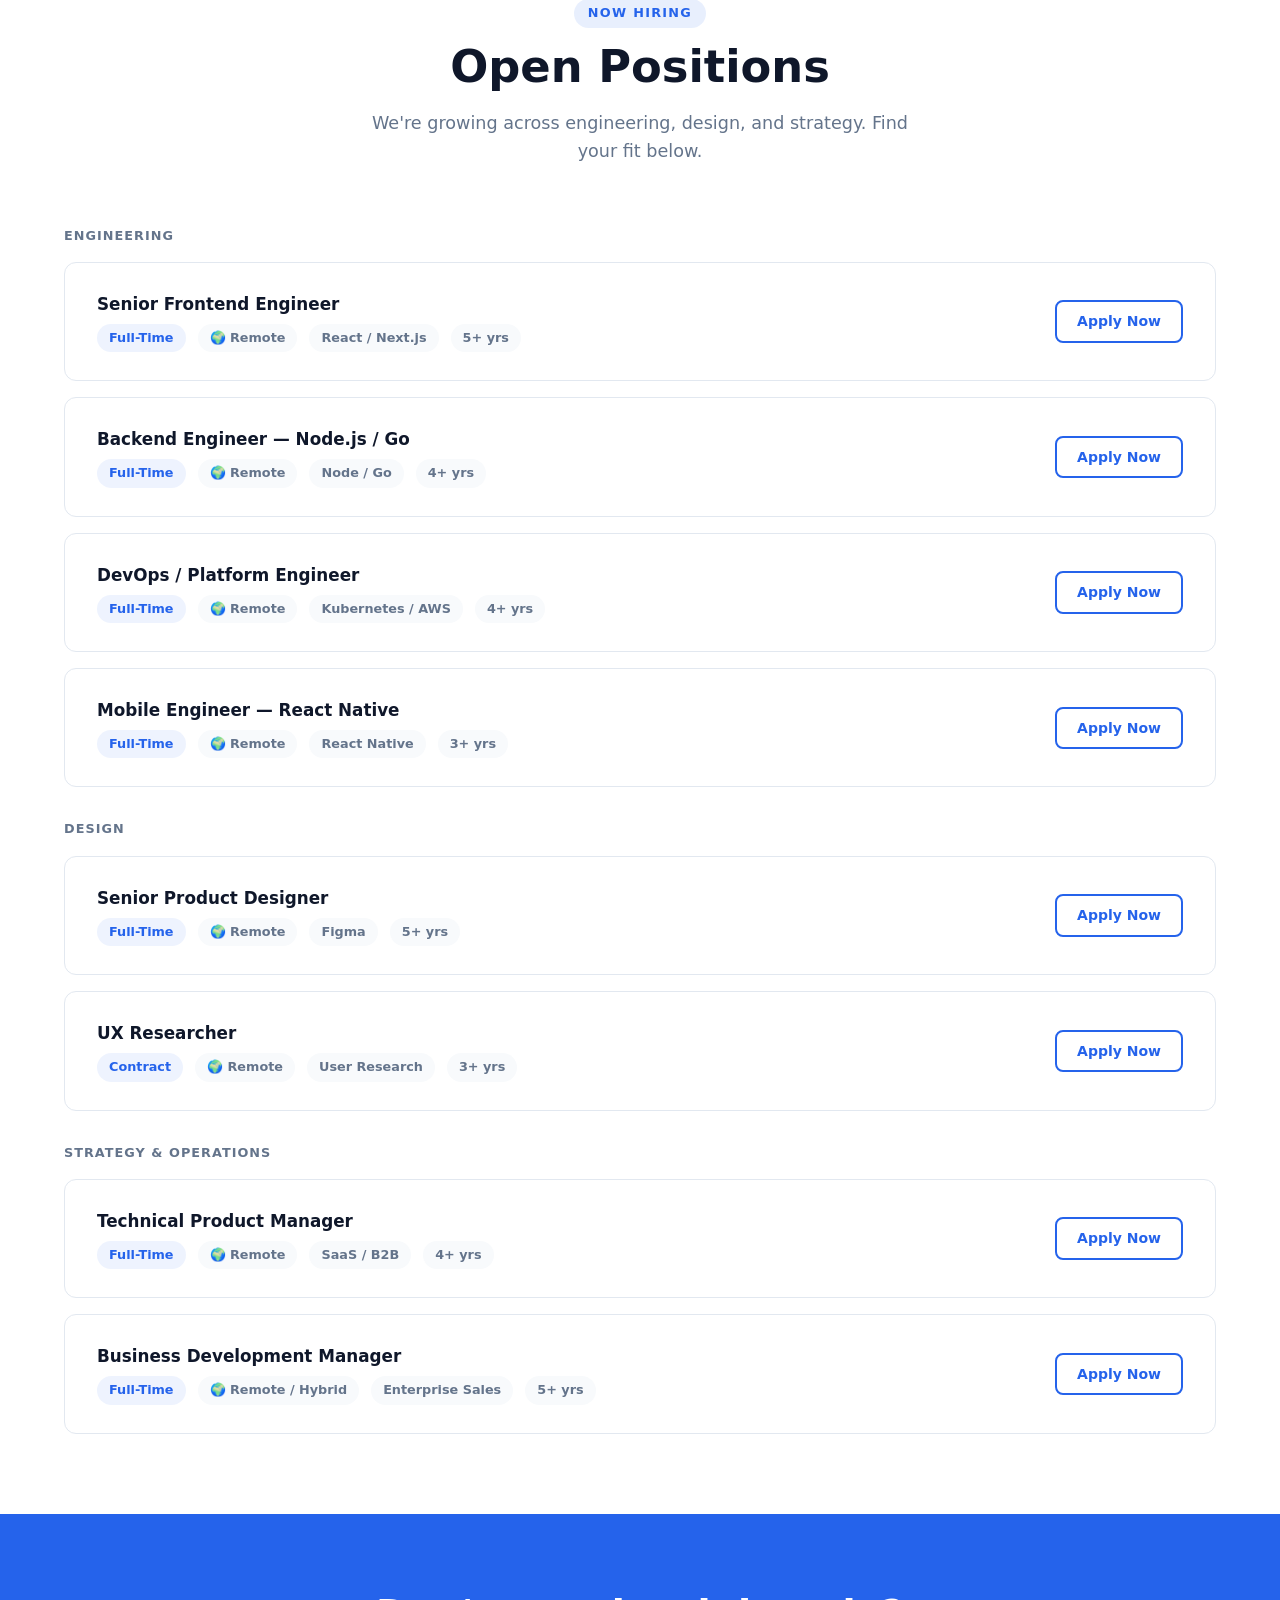
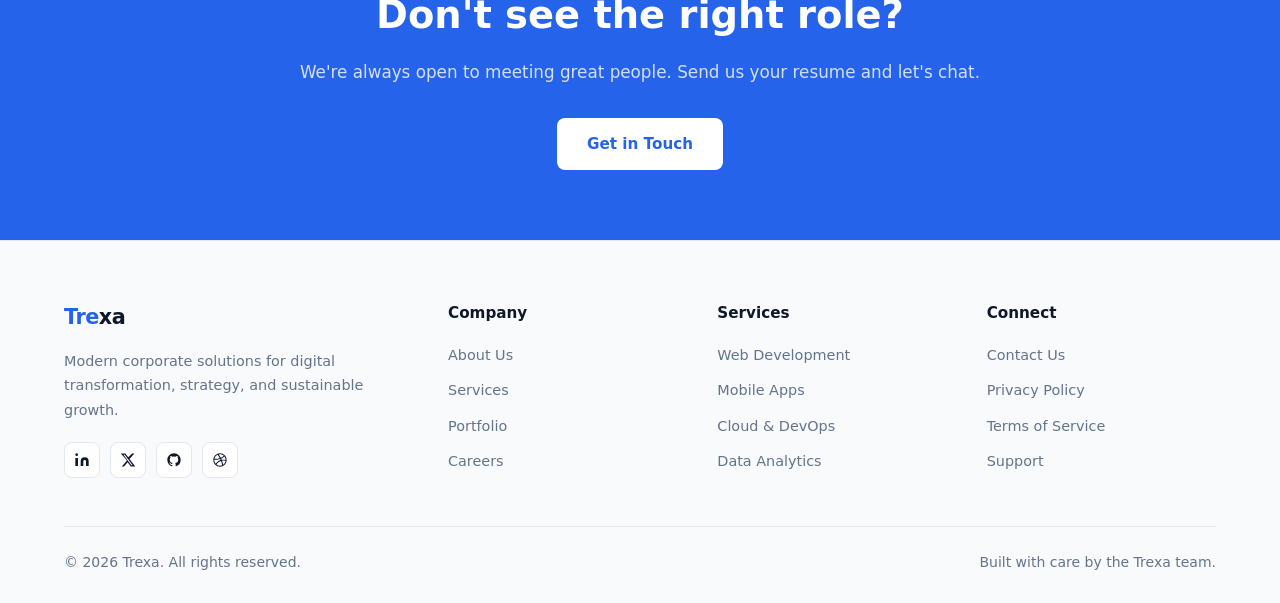
<file: careers.html>
<!DOCTYPE html>
<html lang="en">
<head>
  <meta charset="UTF-8" />
  <meta name="viewport" content="width=device-width, initial-scale=1.0" />

  <!-- Primary meta -->
  <title>Careers at Trexa — Open Engineering, Design &amp; Strategy Roles</title>
  <meta name="description" content="Join Trexa — a remote-first team of 120+ engineers, designers, and strategists. Browse open roles in frontend, backend, DevOps, product design, and business development." />
  <meta name="robots" content="index, follow" />
  <!-- POST-DEPLOYMENT: Update canonical and og:url to your real Vercel URL, e.g. https://trexa.vercel.app/careers.html -->
  <link rel="canonical" href="https://www.trexa.io/careers.html" />

  <!-- Open Graph -->
  <meta property="og:type" content="website" />
  <meta property="og:site_name" content="Trexa" />
  <meta property="og:url" content="https://www.trexa.io/careers.html" />
  <meta property="og:title" content="Careers at Trexa — Open Engineering, Design &amp; Strategy Roles" />
  <meta property="og:description" content="Join Trexa — a remote-first team of 120+ engineers, designers, and strategists. Browse open roles in frontend, backend, DevOps, product design, and business development." />
  <meta property="og:image" content="og-image.png" />
  <meta property="og:image:width" content="1200" />
  <meta property="og:image:height" content="630" />
  <meta property="og:image:alt" content="Work at Trexa" />
  <meta property="og:locale" content="en_US" />

  <!-- Twitter Card -->
  <meta name="twitter:card" content="summary_large_image" />
  <meta name="twitter:site" content="@trexa" />
  <meta name="twitter:title" content="Careers at Trexa — Open Engineering, Design &amp; Strategy Roles" />
  <meta name="twitter:description" content="Join Trexa — a remote-first team of 120+ builders. Browse open roles across engineering, design, and strategy." />
  <meta name="twitter:image" content="og-image.png" />
  <meta name="twitter:image:alt" content="Work at Trexa" />

  <!-- Favicon -->
  <link rel="icon" type="image/svg+xml" href="favicon.svg" />
  <link rel="alternate icon" href="favicon.ico" />

  <link rel="stylesheet" href="css/style.css" />
</head>
<body>
  <a href="#main-content" class="skip-link">Skip to main content</a>

  <!-- Navbar -->
  <nav class="navbar" aria-label="Main navigation">
    <div class="container nav-inner">
      <a href="index.html" class="logo" aria-label="Trexa home">Tre<span>xa</span></a>
      <ul class="nav-links" id="navLinks" role="list">
        <li><a href="index.html">Home</a></li>
        <li><a href="about.html">About</a></li>
        <li><a href="services.html">Services</a></li>
        <li><a href="portfolio.html">Portfolio</a></li>
        <li><a href="careers.html">Careers</a></li>
        <li><a href="contact.html">Contact</a></li>
      </ul>
      <div class="nav-actions">
        <button class="theme-toggle" id="themeToggle" aria-label="Toggle dark/light theme"></button>
        <a href="contact.html" class="btn btn-primary" style="padding:8px 18px;font-size:0.875rem;">Get Started</a>
        <button class="hamburger" id="hamburger" aria-label="Toggle menu" aria-expanded="false" aria-controls="navLinks">
          <span aria-hidden="true"></span><span aria-hidden="true"></span><span aria-hidden="true"></span>
        </button>
      </div>
    </div>
  </nav>

  <main id="main-content">

  <!-- Page Hero -->
  <section class="careers-hero">
    <div class="container">
      <div class="careers-hero-text fade-in-left">
        <nav class="breadcrumb" aria-label="Breadcrumb">
          <a href="index.html">Home</a><span aria-hidden="true">/</span><span>Careers</span>
        </nav>
        <h1>Work at Trexa</h1>
        <p>We're a team of builders, thinkers, and problem-solvers. If you love great work and collaborative culture, you'll fit right in.</p>
      </div>
      <!-- Careers Hero Visual: Team / Collaboration Illustration -->
      <div class="careers-hero-visual fade-in-right">
        <svg xmlns="http://www.w3.org/2000/svg" viewBox="0 0 480 400" aria-hidden="true" role="img">
          <!-- Background blobs -->
          <circle cx="380" cy="60" r="100" fill="#2563eb" opacity="0.06"/>
          <circle cx="100" cy="340" r="90" fill="#10b981" opacity="0.06"/>

          <!-- Central collaboration table -->
          <ellipse cx="240" cy="210" rx="100" ry="36" fill="#f8fafc" stroke="#e2e8f0" stroke-width="1.5"/>

          <!-- Person 1 — top left, working on laptop -->
          <circle cx="120" cy="130" r="28" fill="linear-gradient(135deg,#2563eb,#7c3aed)" opacity="0"/>
          <circle cx="120" cy="130" r="28" fill="#dbeafe"/>
          <circle cx="120" cy="122" r="12" fill="#2563eb" opacity="0.8"/>
          <path d="M96 158 Q120 148 144 158" fill="none" stroke="#2563eb" stroke-width="3" stroke-linecap="round"/>
          <!-- Laptop for person 1 -->
          <rect x="92" y="165" width="56" height="36" rx="6" fill="var(--bg-card)" stroke="#2563eb" stroke-width="1.5"/>
          <rect x="96" y="169" width="48" height="24" rx="3" fill="#eff6ff"/>
          <!-- Screen content lines -->
          <rect x="100" y="173" width="28" height="4" rx="2" fill="#2563eb" opacity="0.5"/>
          <rect x="100" y="181" width="18" height="3" rx="2" fill="#94a3b8" opacity="0.5"/>
          <rect x="100" y="188" width="22" height="3" rx="2" fill="#94a3b8" opacity="0.4"/>
          <!-- Laptop base -->
          <rect x="88" y="201" width="64" height="5" rx="3" fill="#e2e8f0"/>

          <!-- Person 2 — top right, on tablet -->
          <circle cx="360" cy="130" r="28" fill="#d1fae5"/>
          <circle cx="360" cy="122" r="12" fill="#10b981" opacity="0.8"/>
          <path d="M336 158 Q360 148 384 158" fill="none" stroke="#10b981" stroke-width="3" stroke-linecap="round"/>
          <!-- Tablet -->
          <rect x="340" y="165" width="40" height="54" rx="7" fill="var(--bg-card)" stroke="#10b981" stroke-width="1.5"/>
          <rect x="344" y="170" width="32" height="38" rx="3" fill="#ecfdf5"/>
          <!-- Chart on tablet -->
          <rect x="348" y="192" width="6" height="10" rx="2" fill="#10b981" opacity="0.6"/>
          <rect x="358" y="186" width="6" height="16" rx="2" fill="#10b981" opacity="0.8"/>
          <rect x="368" y="181" width="6" height="21" rx="2" fill="#10b981"/>
          <!-- Home button -->
          <circle cx="360" cy="213" r="3" fill="#e2e8f0"/>

          <!-- Person 3 — bottom, presenting -->
          <circle cx="240" cy="310" r="28" fill="#fef3c7"/>
          <circle cx="240" cy="302" r="12" fill="#f59e0b" opacity="0.8"/>
          <path d="M216 338 Q240 328 264 338" fill="none" stroke="#f59e0b" stroke-width="3" stroke-linecap="round"/>

          <!-- Connection lines between people -->
          <line x1="148" y1="165" x2="200" y2="195" stroke="#2563eb" stroke-width="1.5" stroke-dasharray="5 5" opacity="0.4"/>
          <line x1="334" y1="165" x2="282" y2="195" stroke="#10b981" stroke-width="1.5" stroke-dasharray="5 5" opacity="0.4"/>
          <line x1="240" y1="282" x2="240" y2="246" stroke="#f59e0b" stroke-width="1.5" stroke-dasharray="5 5" opacity="0.4"/>

          <!-- Central whiteboard / shared doc on table -->
          <rect x="180" y="178" width="120" height="64" rx="10" fill="white" stroke="#2563eb" stroke-width="1.8"/>
          <rect x="180" y="178" width="120" height="18" rx="10" fill="#2563eb" opacity="0.1"/>
          <rect x="180" y="190" width="120" height="6" fill="#2563eb" opacity="0.1"/>
          <!-- Doc content -->
          <rect x="190" y="206" width="40" height="5" rx="2.5" fill="#2563eb" opacity="0.5"/>
          <rect x="190" y="215" width="60" height="4" rx="2" fill="#94a3b8" opacity="0.4"/>
          <rect x="190" y="223" width="50" height="4" rx="2" fill="#94a3b8" opacity="0.4"/>
          <rect x="255" y="206" width="36" height="22" rx="5" fill="#10b981" opacity="0.15"/>
          <!-- Tick / checkmark -->
          <polyline points="262,216 267,221 275,210" fill="none" stroke="#10b981" stroke-width="2" stroke-linecap="round" stroke-linejoin="round"/>

          <!-- Floating speech bubbles / reaction -->
          <!-- Bubble 1 -->
          <rect x="52" y="72" width="56" height="26" rx="12" fill="#eff6ff" stroke="#bfdbfe" stroke-width="1.2"/>
          <path d="M76 98l-6 8 14-6z" fill="#eff6ff" stroke="#bfdbfe" stroke-width="1.2"/>
          <rect x="60" y="82" width="16" height="6" rx="3" fill="#2563eb" opacity="0.4"/>
          <rect x="80" y="82" width="20" height="6" rx="3" fill="#2563eb" opacity="0.2"/>

          <!-- Bubble 2 -->
          <rect x="370" y="72" width="72" height="26" rx="12" fill="#ecfdf5" stroke="#a7f3d0" stroke-width="1.2"/>
          <path d="M400 98l6 8-14-6z" fill="#ecfdf5" stroke="#a7f3d0" stroke-width="1.2"/>
          <rect x="378" y="82" width="20" height="6" rx="3" fill="#10b981" opacity="0.5"/>
          <rect x="402" y="82" width="30" height="6" rx="3" fill="#10b981" opacity="0.25"/>

          <!-- Stars / energy sparks -->
          <path d="M310 60l3 7 7 3-7 3-3 7-3-7-7-3 7-3z" fill="#f59e0b" opacity="0.7"/>
          <path d="M60 200l2 5 5 2-5 2-2 5-2-5-5-2 5-2z" fill="#2563eb" opacity="0.5"/>
          <path d="M430 250l2 5 5 2-5 2-2 5-2-5-5-2 5-2z" fill="#10b981" opacity="0.5"/>

          <!-- Small floating tech icons / badges -->
          <!-- Code badge -->
          <rect x="390" y="168" width="52" height="24" rx="12" fill="white" stroke="#e2e8f0" stroke-width="1.2"/>
          <text x="416" y="184" text-anchor="middle" font-size="9" font-weight="700" fill="#2563eb" font-family="monospace">&lt;/&gt;</text>

          <!-- Remote badge -->
          <rect x="36" y="248" width="62" height="24" rx="12" fill="white" stroke="#e2e8f0" stroke-width="1.2"/>
          <text x="67" y="264" text-anchor="middle" font-size="9" font-weight="700" fill="#10b981" font-family="sans-serif">Remote ✓</text>
        </svg>
      </div>
    </div>
  </section>

  <!-- Perks -->
  <section class="section section-alt">
    <div class="container">
      <div class="section-header fade-in">
        <div class="tag">Why Join Us</div>
        <h2>Life at Trexa</h2>
        <p>We invest in our people as much as we invest in our products.</p>
      </div>
      <div class="grid-3">
        <div class="card fade-in delay-1" style="text-align:center;">
          <div style="font-size:2.2rem;margin-bottom:14px;" aria-hidden="true">🌍</div>
          <h3 style="margin-bottom:10px;">Remote-First</h3>
          <p style="color:var(--text-muted);font-size:0.95rem;">Work from anywhere. We've been fully distributed since day one with strong async culture and optional hubs.</p>
        </div>
        <div class="card fade-in delay-2" style="text-align:center;">
          <div style="font-size:2.2rem;margin-bottom:14px;" aria-hidden="true">📈</div>
          <h3 style="margin-bottom:10px;">Real Growth</h3>
          <p style="color:var(--text-muted);font-size:0.95rem;">Clear career ladders, generous learning budgets, and a culture that rewards initiative and ownership.</p>
        </div>
        <div class="card fade-in delay-3" style="text-align:center;">
          <div style="font-size:2.2rem;margin-bottom:14px;" aria-hidden="true">💰</div>
          <h3 style="margin-bottom:10px;">Competitive Pay</h3>
          <p style="color:var(--text-muted);font-size:0.95rem;">Market-leading salaries, equity participation, and performance bonuses reviewed every year.</p>
        </div>
        <div class="card fade-in delay-1" style="text-align:center;">
          <div style="font-size:2.2rem;margin-bottom:14px;" aria-hidden="true">🏥</div>
          <h3 style="margin-bottom:10px;">Health &amp; Wellness</h3>
          <p style="color:var(--text-muted);font-size:0.95rem;">Comprehensive health, dental, and vision coverage. Plus a wellness stipend for gym, therapy, or whatever recharges you.</p>
        </div>
        <div class="card fade-in delay-2" style="text-align:center;">
          <div style="font-size:2.2rem;margin-bottom:14px;" aria-hidden="true">🎓</div>
          <h3 style="margin-bottom:10px;">Learning Budget</h3>
          <p style="color:var(--text-muted);font-size:0.95rem;">$2,000/year for courses, conferences, books, or certifications. We encourage you to use every cent.</p>
        </div>
        <div class="card fade-in delay-3" style="text-align:center;">
          <div style="font-size:2.2rem;margin-bottom:14px;" aria-hidden="true">🏖️</div>
          <h3 style="margin-bottom:10px;">Unlimited PTO</h3>
          <p style="color:var(--text-muted);font-size:0.95rem;">Take the time you need. We trust you to manage your time well and actually disconnect when you're off.</p>
        </div>
      </div>
    </div>
  </section>

  <!-- Open Roles -->
  <section class="section">
    <div class="container">
      <div class="section-header fade-in">
        <div class="tag">Now Hiring</div>
        <h2>Open Positions</h2>
        <p>We're growing across engineering, design, and strategy. Find your fit below.</p>
      </div>

      <div style="margin-bottom:32px;" class="fade-in">
        <p style="font-weight:700;font-size:1rem;margin-bottom:16px;color:var(--text-muted);text-transform:uppercase;letter-spacing:0.08em;font-size:0.8rem;" id="jobs-engineering">Engineering</p>
        <div class="job-list" aria-labelledby="jobs-engineering">
          <div class="job-card fade-in delay-1">
            <div class="job-info">
              <h3>Senior Frontend Engineer</h3>
              <div class="job-meta">
                <span class="job-tag type">Full-Time</span>
                <span class="job-tag">🌍 Remote</span>
                <span class="job-tag">React / Next.js</span>
                <span class="job-tag">5+ yrs</span>
              </div>
            </div>
            <a href="contact.html?job=Senior+Frontend+Engineer" class="btn btn-outline" style="white-space:nowrap;padding:8px 20px;font-size:0.875rem;">Apply Now</a>
          </div>
          <div class="job-card fade-in delay-2">
            <div class="job-info">
              <h3>Backend Engineer — Node.js / Go</h3>
              <div class="job-meta">
                <span class="job-tag type">Full-Time</span>
                <span class="job-tag">🌍 Remote</span>
                <span class="job-tag">Node / Go</span>
                <span class="job-tag">4+ yrs</span>
              </div>
            </div>
            <a href="contact.html?job=Backend+Engineer+Node.js+Go" class="btn btn-outline" style="white-space:nowrap;padding:8px 20px;font-size:0.875rem;">Apply Now</a>
          </div>
          <div class="job-card fade-in delay-3">
            <div class="job-info">
              <h3>DevOps / Platform Engineer</h3>
              <div class="job-meta">
                <span class="job-tag type">Full-Time</span>
                <span class="job-tag">🌍 Remote</span>
                <span class="job-tag">Kubernetes / AWS</span>
                <span class="job-tag">4+ yrs</span>
              </div>
            </div>
            <a href="contact.html?job=DevOps+Platform+Engineer" class="btn btn-outline" style="white-space:nowrap;padding:8px 20px;font-size:0.875rem;">Apply Now</a>
          </div>
          <div class="job-card fade-in delay-4">
            <div class="job-info">
              <h3>Mobile Engineer — React Native</h3>
              <div class="job-meta">
                <span class="job-tag type">Full-Time</span>
                <span class="job-tag">🌍 Remote</span>
                <span class="job-tag">React Native</span>
                <span class="job-tag">3+ yrs</span>
              </div>
            </div>
            <a href="contact.html?job=Mobile+Engineer+React+Native" class="btn btn-outline" style="white-space:nowrap;padding:8px 20px;font-size:0.875rem;">Apply Now</a>
          </div>
        </div>
      </div>

      <div style="margin-bottom:32px;" class="fade-in">
        <p style="font-weight:700;font-size:0.8rem;margin-bottom:16px;color:var(--text-muted);text-transform:uppercase;letter-spacing:0.08em;" id="jobs-design">Design</p>
        <div class="job-list" aria-labelledby="jobs-design">
          <div class="job-card fade-in delay-1">
            <div class="job-info">
              <h3>Senior Product Designer</h3>
              <div class="job-meta">
                <span class="job-tag type">Full-Time</span>
                <span class="job-tag">🌍 Remote</span>
                <span class="job-tag">Figma</span>
                <span class="job-tag">5+ yrs</span>
              </div>
            </div>
            <a href="contact.html?job=Senior+Product+Designer" class="btn btn-outline" style="white-space:nowrap;padding:8px 20px;font-size:0.875rem;">Apply Now</a>
          </div>
          <div class="job-card fade-in delay-2">
            <div class="job-info">
              <h3>UX Researcher</h3>
              <div class="job-meta">
                <span class="job-tag type">Contract</span>
                <span class="job-tag">🌍 Remote</span>
                <span class="job-tag">User Research</span>
                <span class="job-tag">3+ yrs</span>
              </div>
            </div>
            <a href="contact.html?job=UX+Researcher" class="btn btn-outline" style="white-space:nowrap;padding:8px 20px;font-size:0.875rem;">Apply Now</a>
          </div>
        </div>
      </div>

      <div class="fade-in">
        <p style="font-weight:700;font-size:0.8rem;margin-bottom:16px;color:var(--text-muted);text-transform:uppercase;letter-spacing:0.08em;" id="jobs-strategy">Strategy &amp; Operations</p>
        <div class="job-list" aria-labelledby="jobs-strategy">
          <div class="job-card fade-in delay-1">
            <div class="job-info">
              <h3>Technical Product Manager</h3>
              <div class="job-meta">
                <span class="job-tag type">Full-Time</span>
                <span class="job-tag">🌍 Remote</span>
                <span class="job-tag">SaaS / B2B</span>
                <span class="job-tag">4+ yrs</span>
              </div>
            </div>
            <a href="contact.html?job=Technical+Product+Manager" class="btn btn-outline" style="white-space:nowrap;padding:8px 20px;font-size:0.875rem;">Apply Now</a>
          </div>
          <div class="job-card fade-in delay-2">
            <div class="job-info">
              <h3>Business Development Manager</h3>
              <div class="job-meta">
                <span class="job-tag type">Full-Time</span>
                <span class="job-tag">🌍 Remote / Hybrid</span>
                <span class="job-tag">Enterprise Sales</span>
                <span class="job-tag">5+ yrs</span>
              </div>
            </div>
            <a href="contact.html?job=Business+Development+Manager" class="btn btn-outline" style="white-space:nowrap;padding:8px 20px;font-size:0.875rem;">Apply Now</a>
          </div>
        </div>
      </div>

    </div>
  </section>

  <!-- CTA -->
  <section style="background:var(--primary);padding:70px 0;">
    <div class="container" style="text-align:center;">
      <h2 style="color:#fff;font-size:clamp(1.6rem,4vw,2.4rem);font-weight:800;margin-bottom:14px;" class="fade-in">Don't see the right role?</h2>
      <p style="color:rgba(255,255,255,0.8);font-size:1.05rem;margin-bottom:32px;" class="fade-in">We're always open to meeting great people. Send us your resume and let's chat.</p>
      <a href="contact.html" class="btn fade-in" style="background:#fff;color:var(--primary);font-weight:700;">Get in Touch</a>
    </div>
  </section>

  </main>

  <!-- Footer -->
  <footer class="footer">
    <div class="container">
      <div class="footer-grid">
        <div class="footer-brand">
          <a href="index.html" class="logo" aria-label="Trexa home">Tre<span>xa</span></a>
          <p>Modern corporate solutions for digital transformation, strategy, and sustainable growth.</p>
          <div class="social-links">
            <a href="https://linkedin.com" target="_blank" rel="noopener" class="social-link" aria-label="LinkedIn (opens in new tab)"><svg xmlns="http://www.w3.org/2000/svg" width="16" height="16" fill="currentColor" viewBox="0 0 24 24" aria-hidden="true" focusable="false"><path d="M16 8a6 6 0 0 1 6 6v7h-4v-7a2 2 0 0 0-2-2 2 2 0 0 0-2 2v7h-4v-7a6 6 0 0 1 6-6z"/><rect x="2" y="9" width="4" height="12"/><circle cx="4" cy="4" r="2"/></svg></a>
            <a href="https://twitter.com" target="_blank" rel="noopener" class="social-link" aria-label="X / Twitter (opens in new tab)"><svg xmlns="http://www.w3.org/2000/svg" width="16" height="16" fill="currentColor" viewBox="0 0 24 24" aria-hidden="true" focusable="false"><path d="M18.244 2.25h3.308l-7.227 8.26 8.502 11.24H16.17l-4.714-6.231-5.401 6.231H2.744l7.73-8.835L1.254 2.25H8.08l4.253 5.622 5.911-5.622zm-1.161 17.52h1.833L7.084 4.126H5.117z"/></svg></a>
            <a href="https://github.com" target="_blank" rel="noopener" class="social-link" aria-label="GitHub (opens in new tab)"><svg xmlns="http://www.w3.org/2000/svg" width="16" height="16" fill="currentColor" viewBox="0 0 24 24" aria-hidden="true" focusable="false"><path d="M12 2C6.477 2 2 6.484 2 12.017c0 4.425 2.865 8.18 6.839 9.504.5.092.682-.217.682-.483 0-.237-.008-.868-.013-1.703-2.782.605-3.369-1.343-3.369-1.343-.454-1.158-1.11-1.466-1.11-1.466-.908-.62.069-.608.069-.608 1.003.07 1.531 1.032 1.531 1.032.892 1.53 2.341 1.088 2.91.832.092-.647.35-1.088.636-1.338-2.22-.253-4.555-1.113-4.555-4.951 0-1.093.39-1.988 1.029-2.688-.103-.253-.446-1.272.098-2.65 0 0 .84-.27 2.75 1.026A9.564 9.564 0 0 1 12 6.844a9.59 9.59 0 0 1 2.504.337c1.909-1.296 2.747-1.027 2.747-1.027.546 1.379.202 2.398.1 2.651.64.7 1.028 1.595 1.028 2.688 0 3.848-2.339 4.695-4.566 4.943.359.309.678.92.678 1.855 0 1.338-.012 2.419-.012 2.747 0 .268.18.58.688.482A10.02 10.02 0 0 0 22 12.017C22 6.484 17.522 2 12 2z"/></svg></a>
            <a href="https://dribbble.com" target="_blank" rel="noopener" class="social-link" aria-label="Dribbble (opens in new tab)"><svg xmlns="http://www.w3.org/2000/svg" width="16" height="16" fill="currentColor" viewBox="0 0 24 24" aria-hidden="true" focusable="false"><path d="M12 2C6.48 2 2 6.48 2 12s4.48 10 10 10 10-4.48 10-10S17.52 2 12 2zm6.605 4.61a8.502 8.502 0 0 1 1.93 5.314c-.281-.054-3.101-.629-5.943-.271-.065-.141-.12-.293-.184-.445a25.416 25.416 0 0 0-.564-1.236c3.145-1.28 4.577-3.124 4.761-3.362zM12 3.475c2.17 0 4.154.813 5.662 2.148-.152.216-1.443 1.941-4.48 3.08-1.399-2.57-2.95-4.675-3.189-5A8.687 8.687 0 0 1 12 3.475zm-3.633.803a53.896 53.896 0 0 1 3.167 4.935c-3.992 1.063-7.517 1.04-7.896 1.04a8.581 8.581 0 0 1 4.729-5.975zM3.453 12.01v-.26c.37.01 4.512.065 8.775-1.215.25.477.477.965.694 1.453-.109.033-.228.065-.336.098-4.404 1.42-6.747 5.303-6.942 5.629a8.522 8.522 0 0 1-2.19-5.705zM12 20.547a8.482 8.482 0 0 1-5.239-1.8c.152-.315 1.888-3.656 6.703-5.337.022-.01.033-.01.054-.022a35.32 35.32 0 0 1 1.823 6.475 8.4 8.4 0 0 1-3.341.684zm4.761-1.465c-.086-.52-.542-3.015-1.659-6.084 2.679-.423 5.022.271 5.314.369a8.468 8.468 0 0 1-3.655 5.715z"/></svg></a>
          </div>
        </div>
        <div class="footer-col">
          <h2 style="font-size:0.95rem;font-weight:700;margin-bottom:16px;">Company</h2>
          <ul>
            <li><a href="about.html">About Us</a></li>
            <li><a href="services.html">Services</a></li>
            <li><a href="portfolio.html">Portfolio</a></li>
            <li><a href="careers.html">Careers</a></li>
          </ul>
        </div>
        <div class="footer-col">
          <h2 style="font-size:0.95rem;font-weight:700;margin-bottom:16px;">Services</h2>
          <ul>
            <li><a href="services.html">Web Development</a></li>
            <li><a href="services.html">Mobile Apps</a></li>
            <li><a href="services.html">Cloud &amp; DevOps</a></li>
            <li><a href="services.html">Data Analytics</a></li>
          </ul>
        </div>
        <div class="footer-col">
          <h2 style="font-size:0.95rem;font-weight:700;margin-bottom:16px;">Connect</h2>
          <ul>
            <li><a href="contact.html">Contact Us</a></li>
            <li><a href="#">Privacy Policy</a></li>
            <li><a href="#">Terms of Service</a></li>
            <li><a href="#">Support</a></li>
          </ul>
        </div>
      </div>
      <div class="footer-bottom">
        <p>© 2026 Trexa. All rights reserved.</p>
        <p>Built with care by the Trexa team.</p>
      </div>
    </div>
  </footer>

  <script src="js/script.js"></script>
</body>
</html>
</file>
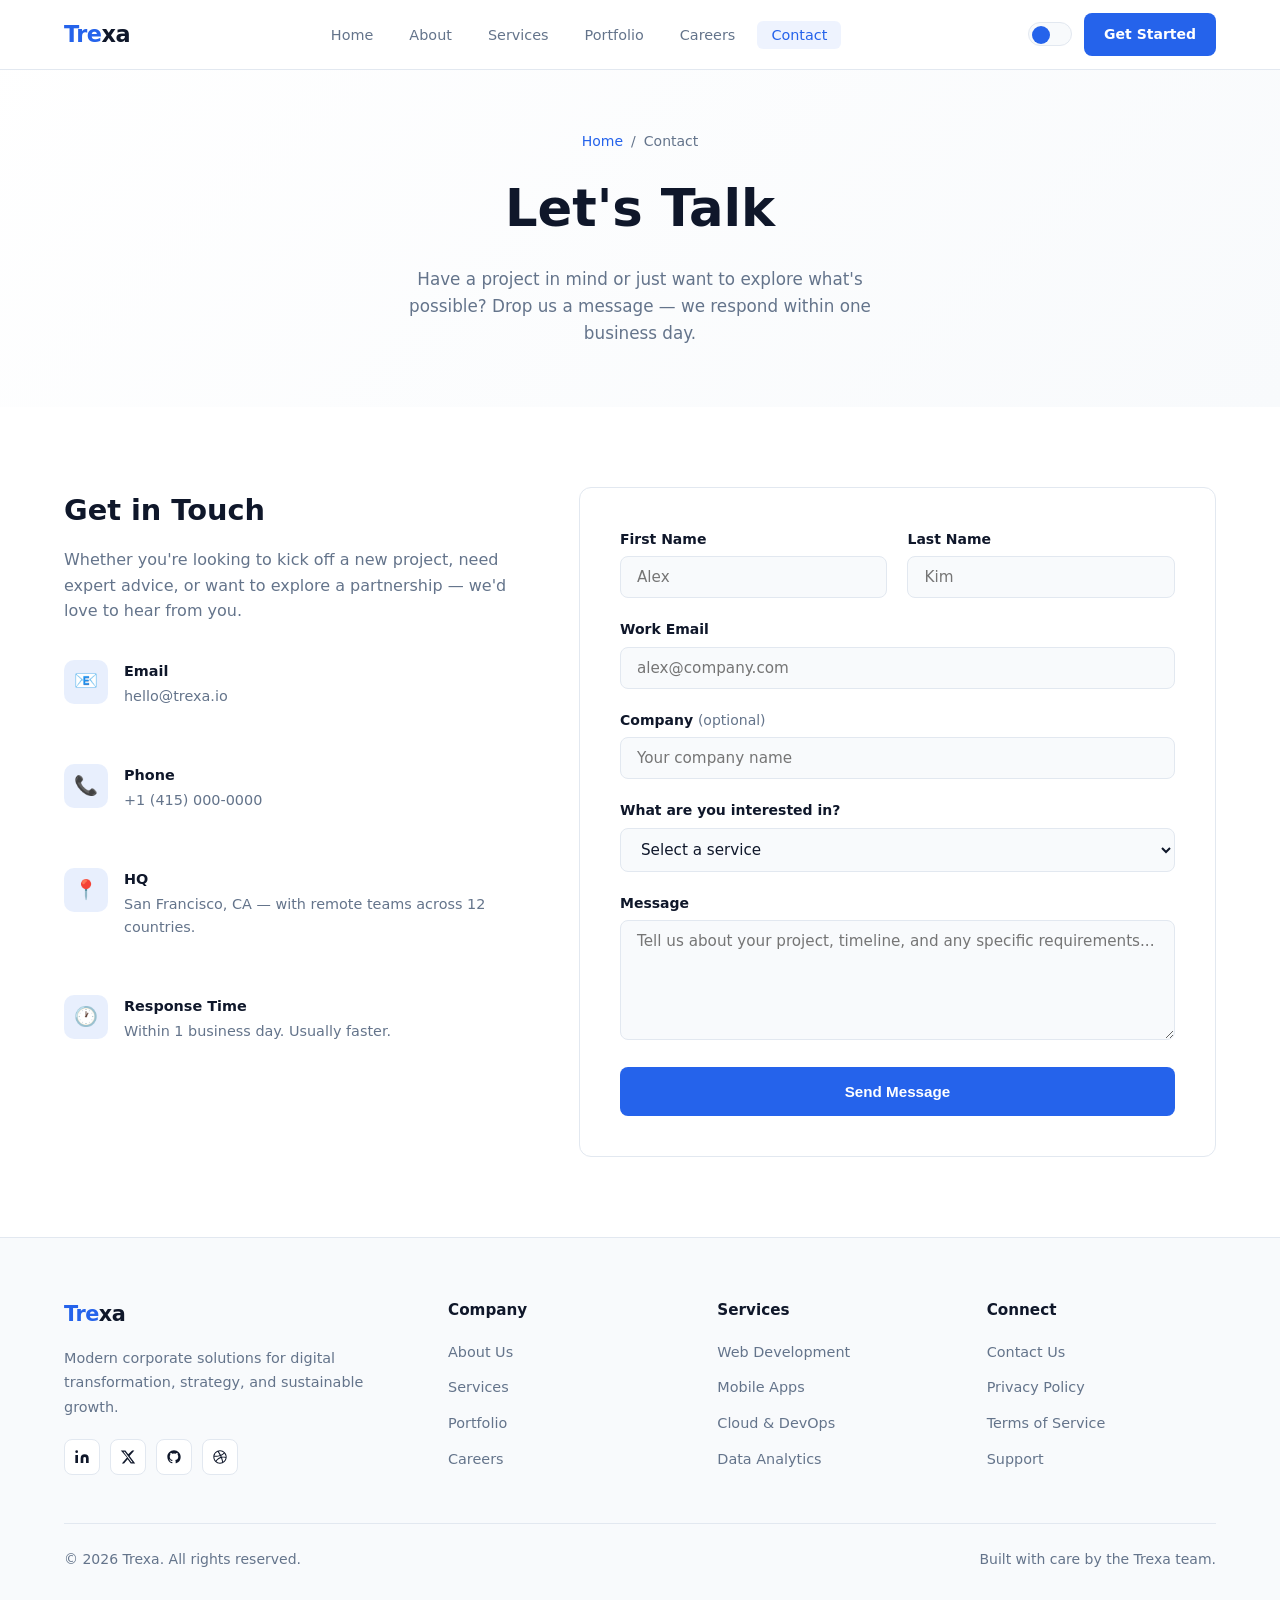
<file: contact.html>
<!DOCTYPE html>
<html lang="en">
<head>
  <meta charset="UTF-8" />
  <meta name="viewport" content="width=device-width, initial-scale=1.0" />

  <!-- Primary meta -->
  <title>Contact Trexa — Start a Project or Get Expert Advice</title>
  <meta name="description" content="Ready to build something great? Contact Trexa to kick off a new project, get a free consultation, or explore a partnership. We respond within one business day." />
  <meta name="robots" content="index, follow" />
  <!-- POST-DEPLOYMENT: Update canonical and og:url to your real Vercel URL, e.g. https://trexa.vercel.app/contact.html -->
  <link rel="canonical" href="https://www.trexa.io/contact.html" />

  <!-- Open Graph -->
  <meta property="og:type" content="website" />
  <meta property="og:site_name" content="Trexa" />
  <meta property="og:url" content="https://www.trexa.io/contact.html" />
  <meta property="og:title" content="Contact Trexa — Start a Project or Get Expert Advice" />
  <meta property="og:description" content="Ready to build something great? Contact Trexa to kick off a new project, get a free consultation, or explore a partnership. We respond within one business day." />
  <meta property="og:image" content="og-image.png" />
  <meta property="og:image:width" content="1200" />
  <meta property="og:image:height" content="630" />
  <meta property="og:image:alt" content="Contact Trexa" />
  <meta property="og:locale" content="en_US" />

  <!-- Twitter Card -->
  <meta name="twitter:card" content="summary_large_image" />
  <meta name="twitter:site" content="@trexa" />
  <meta name="twitter:title" content="Contact Trexa — Start a Project or Get Expert Advice" />
  <meta name="twitter:description" content="Ready to build something great? Contact Trexa to start a project or get a free consultation. We respond within one business day." />
  <meta name="twitter:image" content="og-image.png" />
  <meta name="twitter:image:alt" content="Contact Trexa" />

  <!-- Favicon -->
  <link rel="icon" type="image/svg+xml" href="favicon.svg" />
  <link rel="alternate icon" href="favicon.ico" />

  <link rel="stylesheet" href="css/style.css" />
</head>
<body>
  <a href="#main-content" class="skip-link">Skip to main content</a>

  <!-- Navbar -->
  <nav class="navbar" aria-label="Main navigation">
    <div class="container nav-inner">
      <a href="index.html" class="logo" aria-label="Trexa home">Tre<span>xa</span></a>
      <ul class="nav-links" id="navLinks" role="list">
        <li><a href="index.html">Home</a></li>
        <li><a href="about.html">About</a></li>
        <li><a href="services.html">Services</a></li>
        <li><a href="portfolio.html">Portfolio</a></li>
        <li><a href="careers.html">Careers</a></li>
        <li><a href="contact.html">Contact</a></li>
      </ul>
      <div class="nav-actions">
        <button class="theme-toggle" id="themeToggle" aria-label="Toggle dark/light theme"></button>
        <a href="contact.html" class="btn btn-primary" style="padding:8px 18px;font-size:0.875rem;">Get Started</a>
        <button class="hamburger" id="hamburger" aria-label="Toggle menu" aria-expanded="false" aria-controls="navLinks">
          <span aria-hidden="true"></span><span aria-hidden="true"></span><span aria-hidden="true"></span>
        </button>
      </div>
    </div>
  </nav>

  <main id="main-content">

  <!-- Page Hero -->
  <section class="page-hero">
    <div class="container">
      <nav class="breadcrumb" aria-label="Breadcrumb">
        <a href="index.html">Home</a><span aria-hidden="true">/</span><span>Contact</span>
      </nav>
      <h1 class="fade-in">Let's Talk</h1>
      <p class="fade-in">Have a project in mind or just want to explore what's possible? Drop us a message — we respond within one business day.</p>
    </div>
  </section>

  <!-- Contact Body -->
  <section class="section">
    <div class="container">
      <div class="contact-grid">

        <!-- Info -->
        <div class="contact-info fade-in-left">
          <h2>Get in Touch</h2>
          <p>Whether you're looking to kick off a new project, need expert advice, or want to explore a partnership — we'd love to hear from you.</p>
          <div class="contact-items">
            <div class="contact-item">
              <div class="icon" aria-hidden="true">📧</div>
              <div>
                <h3 style="font-size:0.9rem;font-weight:700;margin-bottom:2px;">Email</h3>
                <p><a href="mailto:hello@trexa.io">hello@trexa.io</a></p>
              </div>
            </div>
            <div class="contact-item">
              <div class="icon" aria-hidden="true">📞</div>
              <div>
                <h3 style="font-size:0.9rem;font-weight:700;margin-bottom:2px;">Phone</h3>
                <p><a href="tel:+14150000000">+1 (415) 000-0000</a></p>
              </div>
            </div>
            <div class="contact-item">
              <div class="icon" aria-hidden="true">📍</div>
              <div>
                <h3 style="font-size:0.9rem;font-weight:700;margin-bottom:2px;">HQ</h3>
                <p>San Francisco, CA — with remote teams across 12 countries.</p>
              </div>
            </div>
            <div class="contact-item">
              <div class="icon" aria-hidden="true">🕐</div>
              <div>
                <h3 style="font-size:0.9rem;font-weight:700;margin-bottom:2px;">Response Time</h3>
                <p>Within 1 business day. Usually faster.</p>
              </div>
            </div>
          </div>
        </div>

        <!-- Form -->
        <div class="contact-form fade-in-right">
          <form id="contactForm" action="/api/contact" method="POST" novalidate aria-label="Contact form">
            <input type="hidden" name="subject" value="New Contact from Trexa Website" />
            <input type="hidden" name="redirect" value="false" />

            <div class="form-row">
              <div class="form-group">
                <label for="firstName">First Name</label>
                <input
                  type="text"
                  id="firstName"
                  name="firstName"
                  placeholder="Alex"
                  required
                  aria-required="true"
                  aria-describedby="firstName-error"
                  autocomplete="given-name"
                />
                <div class="form-error" id="firstName-error" role="alert" aria-live="polite">First name is required.</div>
              </div>
              <div class="form-group">
                <label for="lastName">Last Name</label>
                <input
                  type="text"
                  id="lastName"
                  name="lastName"
                  placeholder="Kim"
                  required
                  aria-required="true"
                  aria-describedby="lastName-error"
                  autocomplete="family-name"
                />
                <div class="form-error" id="lastName-error" role="alert" aria-live="polite">Last name is required.</div>
              </div>
            </div>

            <div class="form-group">
              <label for="email">Work Email</label>
              <input
                type="email"
                id="email"
                name="email"
                placeholder="alex@company.com"
                required
                aria-required="true"
                aria-describedby="email-error"
                autocomplete="email"
              />
              <div class="form-error" id="email-error" role="alert" aria-live="polite">A valid email is required.</div>
            </div>

            <div class="form-group">
              <label for="company">Company <span style="color:var(--text-muted);font-weight:400;">(optional)</span></label>
              <input
                type="text"
                id="company"
                name="company"
                placeholder="Your company name"
                autocomplete="organization"
              />
            </div>

            <div class="form-group">
              <label for="service">What are you interested in?</label>
              <select
                id="service"
                name="service"
                required
                aria-required="true"
                aria-describedby="service-error"
              >
                <option value="" disabled selected>Select a service</option>
                <option value="web">Web Development</option>
                <option value="mobile">Mobile Apps</option>
                <option value="cloud">Cloud &amp; DevOps</option>
                <option value="data">Data Analytics &amp; AI</option>
                <option value="security">Cybersecurity</option>
                <option value="strategy">Digital Strategy</option>
                <option value="careers">Careers / Join the Team</option>
                <option value="other">Something else</option>
              </select>
              <div class="form-error" id="service-error" role="alert" aria-live="polite">Please select an option.</div>
            </div>

            <div class="form-group">
              <label for="message">Message</label>
              <textarea
                id="message"
                name="message"
                placeholder="Tell us about your project, timeline, and any specific requirements..."
                required
                aria-required="true"
                aria-describedby="message-error"
              ></textarea>
              <div class="form-error" id="message-error" role="alert" aria-live="polite">Please include a message.</div>
            </div>

            <button type="submit" class="btn btn-primary" style="width:100%;justify-content:center;padding:14px;">Send Message</button>
          </form>

          <div class="form-success" id="formSuccess" role="alert" aria-live="polite" aria-atomic="true">
            <span aria-hidden="true">✅</span> Message sent! We'll get back to you within one business day.
          </div>
        </div>

      </div>
    </div>
  </section>

  </main>

  <!-- Footer -->
  <footer class="footer">
    <div class="container">
      <div class="footer-grid">
        <div class="footer-brand">
          <a href="index.html" class="logo" aria-label="Trexa home">Tre<span>xa</span></a>
          <p>Modern corporate solutions for digital transformation, strategy, and sustainable growth.</p>
          <div class="social-links">
            <a href="https://linkedin.com" target="_blank" rel="noopener" class="social-link" aria-label="LinkedIn (opens in new tab)"><svg xmlns="http://www.w3.org/2000/svg" width="16" height="16" fill="currentColor" viewBox="0 0 24 24" aria-hidden="true" focusable="false"><path d="M16 8a6 6 0 0 1 6 6v7h-4v-7a2 2 0 0 0-2-2 2 2 0 0 0-2 2v7h-4v-7a6 6 0 0 1 6-6z"/><rect x="2" y="9" width="4" height="12"/><circle cx="4" cy="4" r="2"/></svg></a>
            <a href="https://twitter.com" target="_blank" rel="noopener" class="social-link" aria-label="X / Twitter (opens in new tab)"><svg xmlns="http://www.w3.org/2000/svg" width="16" height="16" fill="currentColor" viewBox="0 0 24 24" aria-hidden="true" focusable="false"><path d="M18.244 2.25h3.308l-7.227 8.26 8.502 11.24H16.17l-4.714-6.231-5.401 6.231H2.744l7.73-8.835L1.254 2.25H8.08l4.253 5.622 5.911-5.622zm-1.161 17.52h1.833L7.084 4.126H5.117z"/></svg></a>
            <a href="https://github.com" target="_blank" rel="noopener" class="social-link" aria-label="GitHub (opens in new tab)"><svg xmlns="http://www.w3.org/2000/svg" width="16" height="16" fill="currentColor" viewBox="0 0 24 24" aria-hidden="true" focusable="false"><path d="M12 2C6.477 2 2 6.484 2 12.017c0 4.425 2.865 8.18 6.839 9.504.5.092.682-.217.682-.483 0-.237-.008-.868-.013-1.703-2.782.605-3.369-1.343-3.369-1.343-.454-1.158-1.11-1.466-1.11-1.466-.908-.62.069-.608.069-.608 1.003.07 1.531 1.032 1.531 1.032.892 1.53 2.341 1.088 2.91.832.092-.647.35-1.088.636-1.338-2.22-.253-4.555-1.113-4.555-4.951 0-1.093.39-1.988 1.029-2.688-.103-.253-.446-1.272.098-2.65 0 0 .84-.27 2.75 1.026A9.564 9.564 0 0 1 12 6.844a9.59 9.59 0 0 1 2.504.337c1.909-1.296 2.747-1.027 2.747-1.027.546 1.379.202 2.398.1 2.651.64.7 1.028 1.595 1.028 2.688 0 3.848-2.339 4.695-4.566 4.943.359.309.678.92.678 1.855 0 1.338-.012 2.419-.012 2.747 0 .268.18.58.688.482A10.02 10.02 0 0 0 22 12.017C22 6.484 17.522 2 12 2z"/></svg></a>
            <a href="https://dribbble.com" target="_blank" rel="noopener" class="social-link" aria-label="Dribbble (opens in new tab)"><svg xmlns="http://www.w3.org/2000/svg" width="16" height="16" fill="currentColor" viewBox="0 0 24 24" aria-hidden="true" focusable="false"><path d="M12 2C6.48 2 2 6.48 2 12s4.48 10 10 10 10-4.48 10-10S17.52 2 12 2zm6.605 4.61a8.502 8.502 0 0 1 1.93 5.314c-.281-.054-3.101-.629-5.943-.271-.065-.141-.12-.293-.184-.445a25.416 25.416 0 0 0-.564-1.236c3.145-1.28 4.577-3.124 4.761-3.362zM12 3.475c2.17 0 4.154.813 5.662 2.148-.152.216-1.443 1.941-4.48 3.08-1.399-2.57-2.95-4.675-3.189-5A8.687 8.687 0 0 1 12 3.475zm-3.633.803a53.896 53.896 0 0 1 3.167 4.935c-3.992 1.063-7.517 1.04-7.896 1.04a8.581 8.581 0 0 1 4.729-5.975zM3.453 12.01v-.26c.37.01 4.512.065 8.775-1.215.25.477.477.965.694 1.453-.109.033-.228.065-.336.098-4.404 1.42-6.747 5.303-6.942 5.629a8.522 8.522 0 0 1-2.19-5.705zM12 20.547a8.482 8.482 0 0 1-5.239-1.8c.152-.315 1.888-3.656 6.703-5.337.022-.01.033-.01.054-.022a35.32 35.32 0 0 1 1.823 6.475 8.4 8.4 0 0 1-3.341.684zm4.761-1.465c-.086-.52-.542-3.015-1.659-6.084 2.679-.423 5.022.271 5.314.369a8.468 8.468 0 0 1-3.655 5.715z"/></svg></a>
          </div>
        </div>
        <div class="footer-col">
          <h2 style="font-size:0.95rem;font-weight:700;margin-bottom:16px;">Company</h2>
          <ul>
            <li><a href="about.html">About Us</a></li>
            <li><a href="services.html">Services</a></li>
            <li><a href="portfolio.html">Portfolio</a></li>
            <li><a href="careers.html">Careers</a></li>
          </ul>
        </div>
        <div class="footer-col">
          <h2 style="font-size:0.95rem;font-weight:700;margin-bottom:16px;">Services</h2>
          <ul>
            <li><a href="services.html">Web Development</a></li>
            <li><a href="services.html">Mobile Apps</a></li>
            <li><a href="services.html">Cloud &amp; DevOps</a></li>
            <li><a href="services.html">Data Analytics</a></li>
          </ul>
        </div>
        <div class="footer-col">
          <h2 style="font-size:0.95rem;font-weight:700;margin-bottom:16px;">Connect</h2>
          <ul>
            <li><a href="contact.html">Contact Us</a></li>
            <li><a href="#">Privacy Policy</a></li>
            <li><a href="#">Terms of Service</a></li>
            <li><a href="#">Support</a></li>
          </ul>
        </div>
      </div>
      <div class="footer-bottom">
        <p>© 2026 Trexa. All rights reserved.</p>
        <p>Built with care by the Trexa team.</p>
      </div>
    </div>
  </footer>

  <script src="js/script.js"></script>
</body>
</html>
</file>
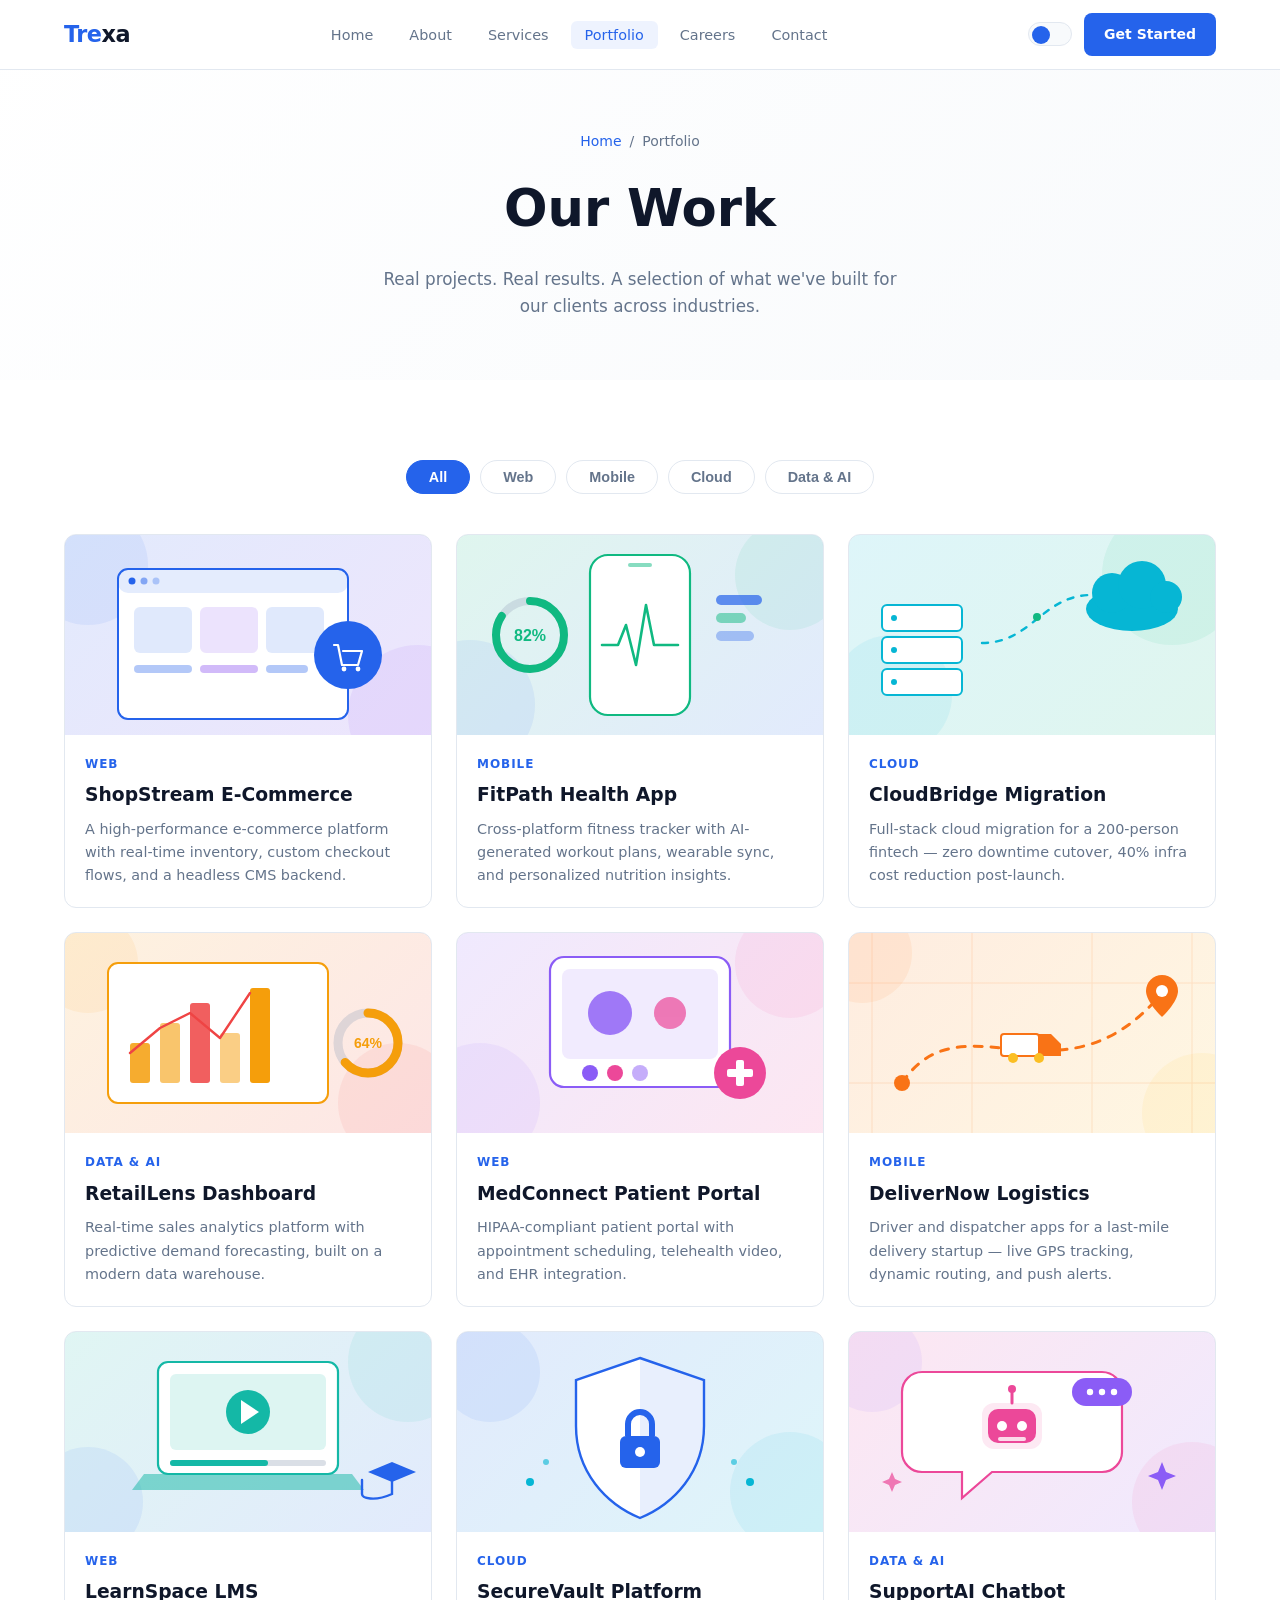
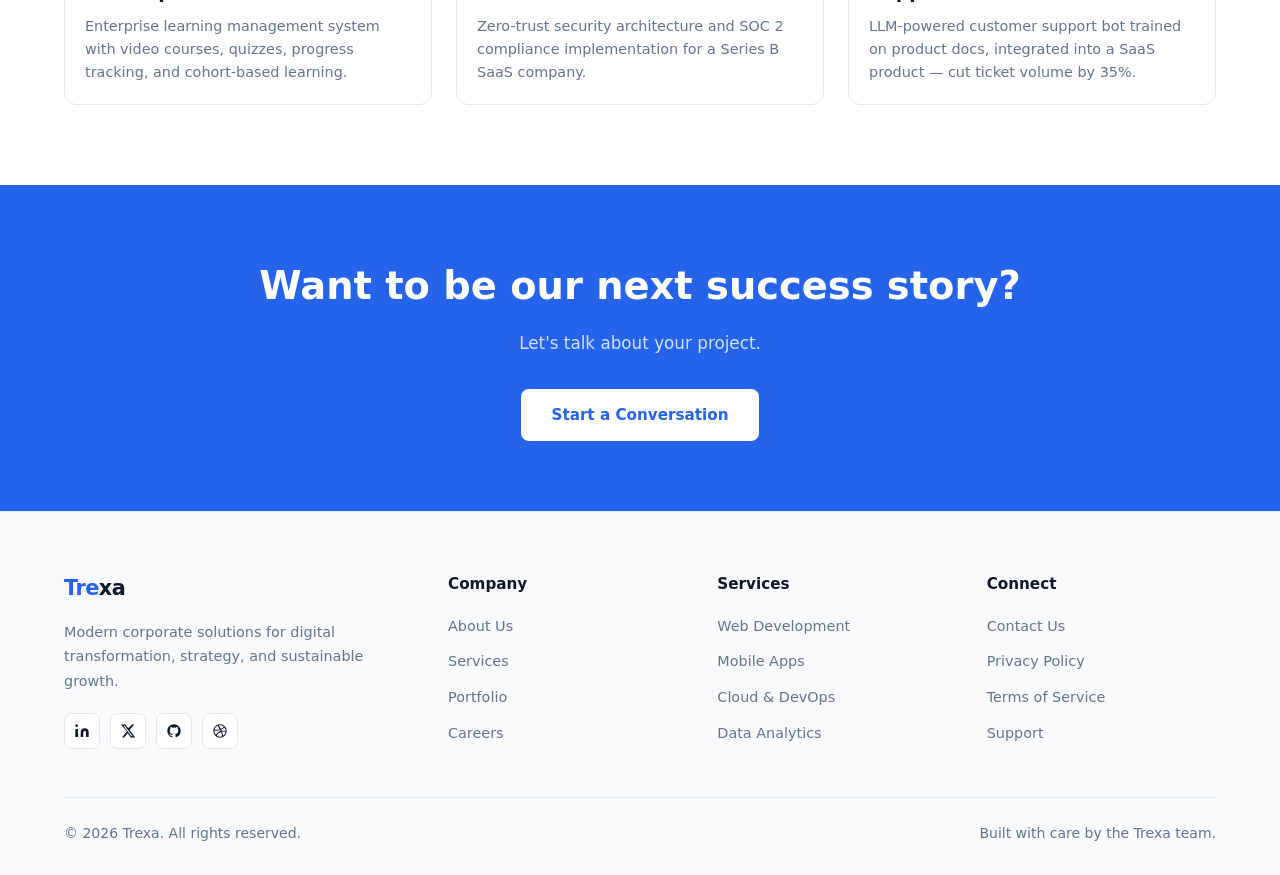
<file: portfolio.html>
<!DOCTYPE html>
<html lang="en">
<head>
  <meta charset="UTF-8" />
  <meta name="viewport" content="width=device-width, initial-scale=1.0" />

  <!-- Primary meta -->
  <title>Portfolio — Case Studies &amp; Client Projects | Trexa</title>
  <meta name="description" content="Explore Trexa's project portfolio: e-commerce platforms, health apps, cloud migrations, AI chatbots, and more. Real results for 500+ clients across web, mobile, cloud, and data." />
  <meta name="robots" content="index, follow" />
  <!-- POST-DEPLOYMENT: Update canonical and og:url to your real Vercel URL, e.g. https://trexa.vercel.app/portfolio.html -->
  <link rel="canonical" href="https://www.trexa.io/portfolio.html" />

  <!-- Open Graph -->
  <meta property="og:type" content="website" />
  <meta property="og:site_name" content="Trexa" />
  <meta property="og:url" content="https://www.trexa.io/portfolio.html" />
  <meta property="og:title" content="Portfolio — Case Studies &amp; Client Projects | Trexa" />
  <meta property="og:description" content="Explore Trexa's project portfolio: e-commerce platforms, health apps, cloud migrations, AI chatbots, and more. Real results for 500+ clients across web, mobile, cloud, and data." />
  <meta property="og:image" content="og-image.png" />
  <meta property="og:image:width" content="1200" />
  <meta property="og:image:height" content="630" />
  <meta property="og:image:alt" content="Trexa portfolio projects" />
  <meta property="og:locale" content="en_US" />

  <!-- Twitter Card -->
  <meta name="twitter:card" content="summary_large_image" />
  <meta name="twitter:site" content="@trexa" />
  <meta name="twitter:title" content="Portfolio — Case Studies &amp; Client Projects | Trexa" />
  <meta name="twitter:description" content="Explore Trexa's project portfolio across web, mobile, cloud, and data. Real projects, real results." />
  <meta name="twitter:image" content="og-image.png" />
  <meta name="twitter:image:alt" content="Trexa portfolio projects" />

  <!-- Favicon -->
  <link rel="icon" type="image/svg+xml" href="favicon.svg" />
  <link rel="alternate icon" href="favicon.ico" />

  <link rel="stylesheet" href="css/style.css" />
</head>
<body>
  <a href="#main-content" class="skip-link">Skip to main content</a>

  <!-- Navbar -->
  <nav class="navbar" aria-label="Main navigation">
    <div class="container nav-inner">
      <a href="index.html" class="logo" aria-label="Trexa home">Tre<span>xa</span></a>
      <ul class="nav-links" id="navLinks" role="list">
        <li><a href="index.html">Home</a></li>
        <li><a href="about.html">About</a></li>
        <li><a href="services.html">Services</a></li>
        <li><a href="portfolio.html">Portfolio</a></li>
        <li><a href="careers.html">Careers</a></li>
        <li><a href="contact.html">Contact</a></li>
      </ul>
      <div class="nav-actions">
        <button class="theme-toggle" id="themeToggle" aria-label="Toggle dark/light theme"></button>
        <a href="contact.html" class="btn btn-primary" style="padding:8px 18px;font-size:0.875rem;">Get Started</a>
        <button class="hamburger" id="hamburger" aria-label="Toggle menu" aria-expanded="false" aria-controls="navLinks">
          <span aria-hidden="true"></span><span aria-hidden="true"></span><span aria-hidden="true"></span>
        </button>
      </div>
    </div>
  </nav>

  <main id="main-content">

  <!-- Page Hero -->
  <section class="portfolio-hero">
    <div class="container">
      <nav class="breadcrumb" aria-label="Breadcrumb">
        <a href="index.html">Home</a><span aria-hidden="true">/</span><span>Portfolio</span>
      </nav>
      <h1 class="fade-in">Our Work</h1>
      <p class="fade-in">Real projects. Real results. A selection of what we've built for our clients across industries.</p>
    </div>
  </section>

  <!-- Project Modal -->
  <div class="modal-backdrop" id="projectModal" role="dialog" aria-modal="true" aria-labelledby="modalTitle">
    <div class="modal-wrapper">
      <button class="modal-close" id="modalClose" aria-label="Close project details">✕</button>
      <div class="modal">
        <div class="modal-thumb" id="modalThumb"></div>
        <div class="modal-body">
          <div class="modal-cat" id="modalCat"></div>
          <h2 id="modalTitle"></h2>
          <p id="modalDesc"></p>
          <div class="modal-tags" id="modalTags" aria-label="Technologies used"></div>
          <div class="modal-actions">
            <a href="contact.html" class="btn btn-primary">Start a Similar Project</a>
            <button class="btn btn-outline" id="modalCloseBtn">Close</button>
          </div>
        </div>
      </div>
    </div>
  </div>

  <!-- Filter + Grid -->
  <section class="section">
    <div class="container">

      <div class="filter-tabs fade-in" role="group" aria-label="Filter projects by category">
        <button class="filter-btn active" data-filter="all" aria-pressed="true">All</button>
        <button class="filter-btn" data-filter="web" aria-pressed="false">Web</button>
        <button class="filter-btn" data-filter="mobile" aria-pressed="false">Mobile</button>
        <button class="filter-btn" data-filter="cloud" aria-pressed="false">Cloud</button>
        <button class="filter-btn" data-filter="data" aria-pressed="false">Data &amp; AI</button>
      </div>

      <div class="portfolio-grid" role="list" aria-label="Portfolio projects">

        <article class="portfolio-item fade-in delay-1" role="listitem button" tabindex="0"
          aria-label="ShopStream E-Commerce — Web project. Press Enter to view details."
          data-category="web"
          data-title="ShopStream E-Commerce"
          data-cat="Web"
          data-desc="A high-performance e-commerce platform with real-time inventory, custom checkout flows, and a headless CMS backend. Supports 50k+ concurrent users with sub-200ms page loads."
          data-tags="React,Next.js,Node.js,Shopify,Stripe,Contentful"
          data-bg="linear-gradient(135deg,#2563eb22,#7c3aed22)">
          <div class="portfolio-thumb" style="background:linear-gradient(135deg,#2563eb22,#7c3aed22);">
            <svg xmlns="http://www.w3.org/2000/svg" width="100%" height="100%" viewBox="0 0 400 200" preserveAspectRatio="xMidYMid slice" aria-hidden="true" focusable="false">
              <circle cx="40" cy="30" r="60" fill="#2563eb" opacity="0.08"/>
              <circle cx="370" cy="180" r="70" fill="#7c3aed" opacity="0.08"/>
              <rect x="70" y="34" width="230" height="150" rx="10" fill="var(--bg-card)" stroke="#2563eb" stroke-width="2"/>
              <rect x="70" y="34" width="230" height="24" rx="10" fill="#2563eb" opacity="0.12"/>
              <circle cx="84" cy="46" r="3.5" fill="#2563eb"/>
              <circle cx="96" cy="46" r="3.5" fill="#2563eb" opacity="0.5"/>
              <circle cx="108" cy="46" r="3.5" fill="#2563eb" opacity="0.3"/>
              <rect x="86" y="72" width="58" height="46" rx="6" fill="#2563eb" opacity="0.14"/>
              <rect x="152" y="72" width="58" height="46" rx="6" fill="#7c3aed" opacity="0.14"/>
              <rect x="218" y="72" width="58" height="46" rx="6" fill="#2563eb" opacity="0.14"/>
              <rect x="86" y="130" width="58" height="8" rx="4" fill="#2563eb" opacity="0.35"/>
              <rect x="152" y="130" width="58" height="8" rx="4" fill="#7c3aed" opacity="0.35"/>
              <rect x="218" y="130" width="42" height="8" rx="4" fill="#2563eb" opacity="0.35"/>
              <g transform="translate(300,120)">
                <circle r="34" fill="#2563eb"/>
                <path d="M-14 -10h4l4 20h16l4-14h-19" stroke="#fff" stroke-width="2.2" fill="none" stroke-linecap="round" stroke-linejoin="round"/>
                <circle cx="-4" cy="14" r="2.4" fill="#fff"/>
                <circle cx="10" cy="14" r="2.4" fill="#fff"/>
              </g>
            </svg>
            <div class="portfolio-thumb-overlay" aria-hidden="true"><span>View Project</span></div>
          </div>
          <div class="portfolio-info">
            <div class="cat">Web</div>
            <h3>ShopStream E-Commerce</h3>
            <p>A high-performance e-commerce platform with real-time inventory, custom checkout flows, and a headless CMS backend.</p>
          </div>
        </article>

        <article class="portfolio-item fade-in delay-2" role="listitem button" tabindex="0"
          aria-label="FitPath Health App — Mobile project. Press Enter to view details."
          data-category="mobile"
          data-title="FitPath Health App"
          data-cat="Mobile"
          data-desc="Cross-platform fitness tracker with AI-generated workout plans, wearable sync, and personalized nutrition insights. 4.8★ on App Store with 200k+ active users."
          data-tags="React Native,TensorFlow Lite,HealthKit,Firebase,Figma"
          data-bg="linear-gradient(135deg,#10b98122,#2563eb22)">
          <div class="portfolio-thumb" style="background:linear-gradient(135deg,#10b98122,#2563eb22);">
            <svg xmlns="http://www.w3.org/2000/svg" width="100%" height="100%" viewBox="0 0 400 200" preserveAspectRatio="xMidYMid slice" aria-hidden="true" focusable="false">
              <circle cx="350" cy="40" r="55" fill="#10b981" opacity="0.08"/>
              <circle cx="30" cy="170" r="65" fill="#2563eb" opacity="0.08"/>
              <rect x="150" y="20" width="100" height="160" rx="18" fill="var(--bg-card)" stroke="#10b981" stroke-width="2.2"/>
              <rect x="188" y="28" width="24" height="4" rx="2" fill="#10b981" opacity="0.5"/>
              <polyline points="162,110 178,110 186,90 196,130 206,70 214,110 238,110" fill="none" stroke="#10b981" stroke-width="2.6" stroke-linecap="round" stroke-linejoin="round"/>
              <g transform="translate(90,100)">
                <circle r="34" fill="none" stroke="#94a3b8" stroke-width="8" opacity="0.3"/>
                <circle r="34" fill="none" stroke="#10b981" stroke-width="8" stroke-linecap="round" stroke-dasharray="180 214" transform="rotate(-90)"/>
                <text x="0" y="6" text-anchor="middle" font-size="16" font-weight="700" fill="#10b981" font-family="sans-serif">82%</text>
              </g>
              <g transform="translate(276,60)">
                <rect x="0" y="0" width="46" height="10" rx="5" fill="#2563eb" opacity="0.7"/>
                <rect x="0" y="18" width="30" height="10" rx="5" fill="#10b981" opacity="0.5"/>
                <rect x="0" y="36" width="38" height="10" rx="5" fill="#2563eb" opacity="0.35"/>
              </g>
            </svg>
            <div class="portfolio-thumb-overlay" aria-hidden="true"><span>View Project</span></div>
          </div>
          <div class="portfolio-info">
            <div class="cat">Mobile</div>
            <h3>FitPath Health App</h3>
            <p>Cross-platform fitness tracker with AI-generated workout plans, wearable sync, and personalized nutrition insights.</p>
          </div>
        </article>

        <article class="portfolio-item fade-in delay-3" role="listitem button" tabindex="0"
          aria-label="CloudBridge Migration — Cloud project. Press Enter to view details."
          data-category="cloud"
          data-title="CloudBridge Migration"
          data-cat="Cloud"
          data-desc="Full-stack cloud migration for a 200-person fintech — zero downtime cutover, 40% infra cost reduction post-launch. Migrated 3TB of data with full audit trail."
          data-tags="AWS,Terraform,Kubernetes,Docker,CI/CD,CloudWatch"
          data-bg="linear-gradient(135deg,#06b6d422,#10b98122)">
          <div class="portfolio-thumb" style="background:linear-gradient(135deg,#06b6d422,#10b98122);">
            <svg xmlns="http://www.w3.org/2000/svg" width="100%" height="100%" viewBox="0 0 400 200" preserveAspectRatio="xMidYMid slice" aria-hidden="true" focusable="false">
              <circle cx="60" cy="160" r="60" fill="#06b6d4" opacity="0.08"/>
              <circle cx="340" cy="40" r="70" fill="#10b981" opacity="0.08"/>
              <g transform="translate(50,70)">
                <rect x="0" y="0" width="80" height="26" rx="5" fill="var(--bg-card)" stroke="#06b6d4" stroke-width="2"/>
                <rect x="0" y="32" width="80" height="26" rx="5" fill="var(--bg-card)" stroke="#06b6d4" stroke-width="2"/>
                <rect x="0" y="64" width="80" height="26" rx="5" fill="var(--bg-card)" stroke="#06b6d4" stroke-width="2"/>
                <circle cx="12" cy="13" r="3" fill="#06b6d4"/>
                <circle cx="12" cy="45" r="3" fill="#06b6d4"/>
                <circle cx="12" cy="77" r="3" fill="#06b6d4"/>
              </g>
              <path d="M150 108 C200 108 210 60 260 60" fill="none" stroke="#06b6d4" stroke-width="2.4" stroke-dasharray="6 8" stroke-linecap="round"/>
              <circle cx="205" cy="82" r="4" fill="#10b981"/>
              <g transform="translate(300,64)">
                <ellipse cx="0" cy="10" rx="46" ry="22" fill="#06b6d4"/>
                <circle cx="-20" cy="-6" r="20" fill="#06b6d4"/>
                <circle cx="10" cy="-14" r="24" fill="#06b6d4"/>
                <circle cx="34" cy="-2" r="16" fill="#06b6d4"/>
              </g>
            </svg>
            <div class="portfolio-thumb-overlay" aria-hidden="true"><span>View Project</span></div>
          </div>
          <div class="portfolio-info">
            <div class="cat">Cloud</div>
            <h3>CloudBridge Migration</h3>
            <p>Full-stack cloud migration for a 200-person fintech — zero downtime cutover, 40% infra cost reduction post-launch.</p>
          </div>
        </article>

        <article class="portfolio-item fade-in delay-1" role="listitem button" tabindex="0"
          aria-label="RetailLens Dashboard — Data and AI project. Press Enter to view details."
          data-category="data"
          data-title="RetailLens Dashboard"
          data-cat="Data & AI"
          data-desc="Real-time sales analytics platform with predictive demand forecasting, built on a modern data warehouse. Processes 5M+ events/day with sub-second query response."
          data-tags="Snowflake,dbt,Metabase,Python,Airflow,Redshift"
          data-bg="linear-gradient(135deg,#f59e0b22,#ef444422)">
          <div class="portfolio-thumb" style="background:linear-gradient(135deg,#f59e0b22,#ef444422);">
            <svg xmlns="http://www.w3.org/2000/svg" width="100%" height="100%" viewBox="0 0 400 200" preserveAspectRatio="xMidYMid slice" aria-hidden="true" focusable="false">
              <circle cx="350" cy="170" r="60" fill="#ef4444" opacity="0.08"/>
              <circle cx="40" cy="30" r="50" fill="#f59e0b" opacity="0.08"/>
              <rect x="60" y="30" width="220" height="140" rx="10" fill="var(--bg-card)" stroke="#f59e0b" stroke-width="2"/>
              <rect x="82" y="110" width="20" height="40" rx="3" fill="#f59e0b" opacity="0.85"/>
              <rect x="112" y="90" width="20" height="60" rx="3" fill="#f59e0b" opacity="0.6"/>
              <rect x="142" y="70" width="20" height="80" rx="3" fill="#ef4444" opacity="0.85"/>
              <rect x="172" y="100" width="20" height="50" rx="3" fill="#f59e0b" opacity="0.5"/>
              <rect x="202" y="55" width="20" height="95" rx="3" fill="#f59e0b"/>
              <polyline points="82,120 112,95 142,80 172,105 202,60" fill="none" stroke="#ef4444" stroke-width="2.4" stroke-linecap="round" stroke-linejoin="round"/>
              <g transform="translate(320,110)">
                <circle r="30" fill="none" stroke="#94a3b8" stroke-width="9" opacity="0.3"/>
                <circle r="30" fill="none" stroke="#f59e0b" stroke-width="9" stroke-linecap="round" stroke-dasharray="120 189" transform="rotate(-90)"/>
                <text x="0" y="5" text-anchor="middle" font-size="14" font-weight="700" fill="#f59e0b" font-family="sans-serif">64%</text>
              </g>
            </svg>
            <div class="portfolio-thumb-overlay" aria-hidden="true"><span>View Project</span></div>
          </div>
          <div class="portfolio-info">
            <div class="cat">Data &amp; AI</div>
            <h3>RetailLens Dashboard</h3>
            <p>Real-time sales analytics platform with predictive demand forecasting, built on a modern data warehouse.</p>
          </div>
        </article>

        <article class="portfolio-item fade-in delay-2" role="listitem button" tabindex="0"
          aria-label="MedConnect Patient Portal — Web project. Press Enter to view details."
          data-category="web"
          data-title="MedConnect Patient Portal"
          data-cat="Web"
          data-desc="HIPAA-compliant patient portal with appointment scheduling, telehealth video, and EHR integration. Serves 80+ clinics across 3 states."
          data-tags="Vue.js,Node.js,FHIR API,Twilio,PostgreSQL,AWS HIPAA"
          data-bg="linear-gradient(135deg,#8b5cf622,#ec489922)">
          <div class="portfolio-thumb" style="background:linear-gradient(135deg,#8b5cf622,#ec489922);">
            <svg xmlns="http://www.w3.org/2000/svg" width="100%" height="100%" viewBox="0 0 400 200" preserveAspectRatio="xMidYMid slice" aria-hidden="true" focusable="false">
              <circle cx="350" cy="30" r="55" fill="#ec4899" opacity="0.08"/>
              <circle cx="40" cy="170" r="60" fill="#8b5cf6" opacity="0.08"/>
              <rect x="110" y="24" width="180" height="130" rx="14" fill="var(--bg-card)" stroke="#8b5cf6" stroke-width="2.2"/>
              <rect x="122" y="36" width="156" height="90" rx="8" fill="#8b5cf6" opacity="0.12"/>
              <circle cx="170" cy="80" r="22" fill="#8b5cf6" opacity="0.8"/>
              <circle cx="230" cy="80" r="16" fill="#ec4899" opacity="0.7"/>
              <circle cx="150" cy="140" r="8" fill="#8b5cf6"/>
              <circle cx="175" cy="140" r="8" fill="#ec4899"/>
              <circle cx="200" cy="140" r="8" fill="#8b5cf6" opacity="0.5"/>
              <g transform="translate(300,140)">
                <circle r="26" fill="#ec4899"/>
                <rect x="-4" y="-13" width="8" height="26" rx="2" fill="#fff"/>
                <rect x="-13" y="-4" width="26" height="8" rx="2" fill="#fff"/>
              </g>
            </svg>
            <div class="portfolio-thumb-overlay" aria-hidden="true"><span>View Project</span></div>
          </div>
          <div class="portfolio-info">
            <div class="cat">Web</div>
            <h3>MedConnect Patient Portal</h3>
            <p>HIPAA-compliant patient portal with appointment scheduling, telehealth video, and EHR integration.</p>
          </div>
        </article>

        <article class="portfolio-item fade-in delay-3" role="listitem button" tabindex="0"
          aria-label="DeliverNow Logistics — Mobile project. Press Enter to view details."
          data-category="mobile"
          data-title="DeliverNow Logistics"
          data-cat="Mobile"
          data-desc="Driver and dispatcher apps for a last-mile delivery startup — live GPS tracking, dynamic routing, and push alerts. Cut average delivery time by 22%."
          data-tags="React Native,Google Maps API,WebSockets,Node.js,Redis"
          data-bg="linear-gradient(135deg,#f9731622,#fbbf2422)">
          <div class="portfolio-thumb" style="background:linear-gradient(135deg,#f9731622,#fbbf2422);">
            <svg xmlns="http://www.w3.org/2000/svg" width="100%" height="100%" viewBox="0 0 400 200" preserveAspectRatio="xMidYMid slice" aria-hidden="true" focusable="false">
              <circle cx="30" cy="20" r="50" fill="#f97316" opacity="0.08"/>
              <circle cx="370" cy="180" r="60" fill="#fbbf24" opacity="0.08"/>
              <g stroke="#f97316" stroke-width="1" opacity="0.15">
                <line x1="40" y1="0" x2="40" y2="200"/>
                <line x1="140" y1="0" x2="140" y2="200"/>
                <line x1="260" y1="0" x2="260" y2="200"/>
                <line x1="360" y1="0" x2="360" y2="200"/>
                <line x1="0" y1="50" x2="400" y2="50"/>
                <line x1="0" y1="150" x2="400" y2="150"/>
              </g>
              <path d="M70 150 C 130 60, 230 180, 330 60" fill="none" stroke="#f97316" stroke-width="3" stroke-dasharray="8 9" stroke-linecap="round"/>
              <circle cx="70" cy="150" r="8" fill="#f97316"/>
              <g transform="translate(195,115)">
                <rect x="-26" y="-14" width="38" height="22" rx="3" fill="var(--bg-card)" stroke="#f97316" stroke-width="2"/>
                <path d="M12 -14h12l10 10v12h-22z" fill="#f97316"/>
                <circle cx="-14" cy="10" r="5" fill="#fbbf24"/>
                <circle cx="12" cy="10" r="5" fill="#fbbf24"/>
              </g>
              <g transform="translate(330,60)">
                <path d="M0 -18c9 0 16 7 16 16 0 11-16 26-16 26s-16-15-16-26c0-9 7-16 16-16z" fill="#f97316"/>
                <circle cy="-2" r="6" fill="#fff"/>
              </g>
            </svg>
            <div class="portfolio-thumb-overlay" aria-hidden="true"><span>View Project</span></div>
          </div>
          <div class="portfolio-info">
            <div class="cat">Mobile</div>
            <h3>DeliverNow Logistics</h3>
            <p>Driver and dispatcher apps for a last-mile delivery startup — live GPS tracking, dynamic routing, and push alerts.</p>
          </div>
        </article>

        <article class="portfolio-item fade-in delay-1" role="listitem button" tabindex="0"
          aria-label="LearnSpace LMS — Web project. Press Enter to view details."
          data-category="web"
          data-title="LearnSpace LMS"
          data-cat="Web"
          data-desc="Enterprise learning management system with video courses, quizzes, progress tracking, and cohort-based learning. Used by 40+ companies with 15k learners."
          data-tags="Next.js,Prisma,PostgreSQL,AWS S3,Stripe,Mux Video"
          data-bg="linear-gradient(135deg,#14b8a622,#2563eb22)">
          <div class="portfolio-thumb" style="background:linear-gradient(135deg,#14b8a622,#2563eb22);">
            <svg xmlns="http://www.w3.org/2000/svg" width="100%" height="100%" viewBox="0 0 400 200" preserveAspectRatio="xMidYMid slice" aria-hidden="true" focusable="false">
              <circle cx="40" cy="170" r="55" fill="#2563eb" opacity="0.08"/>
              <circle cx="360" cy="30" r="60" fill="#14b8a6" opacity="0.08"/>
              <rect x="110" y="30" width="180" height="112" rx="10" fill="var(--bg-card)" stroke="#14b8a6" stroke-width="2.2"/>
              <rect x="122" y="42" width="156" height="76" rx="6" fill="#14b8a6" opacity="0.14"/>
              <circle cx="200" cy="80" r="22" fill="#14b8a6"/>
              <path d="M193 68l18 12-18 12z" fill="#fff"/>
              <path d="M96 142h208l12 16H84z" fill="#14b8a6" opacity="0.5"/>
              <rect x="122" y="128" width="156" height="6" rx="3" fill="#94a3b8" opacity="0.35"/>
              <rect x="122" y="128" width="98" height="6" rx="3" fill="#14b8a6"/>
              <g transform="translate(320,150)">
                <path d="M0 -10l24-10 24 10-24 10z" fill="#2563eb"/>
                <path d="M-6 -2v14c0 4 12 8 30 0v-14" fill="none" stroke="#2563eb" stroke-width="2.4" stroke-linecap="round"/>
              </g>
            </svg>
            <div class="portfolio-thumb-overlay" aria-hidden="true"><span>View Project</span></div>
          </div>
          <div class="portfolio-info">
            <div class="cat">Web</div>
            <h3>LearnSpace LMS</h3>
            <p>Enterprise learning management system with video courses, quizzes, progress tracking, and cohort-based learning.</p>
          </div>
        </article>

        <article class="portfolio-item fade-in delay-2" role="listitem button" tabindex="0"
          aria-label="SecureVault Platform — Cloud project. Press Enter to view details."
          data-category="cloud"
          data-title="SecureVault Platform"
          data-cat="Cloud"
          data-desc="Zero-trust security architecture and SOC 2 compliance implementation for a Series B SaaS company. Passed audit in 6 weeks — half the industry average."
          data-tags="Zero Trust,AWS IAM,Vault,SOC 2,GDPR,Pen Testing"
          data-bg="linear-gradient(135deg,#2563eb22,#06b6d422)">
          <div class="portfolio-thumb" style="background:linear-gradient(135deg,#2563eb22,#06b6d422);">
            <svg xmlns="http://www.w3.org/2000/svg" width="100%" height="100%" viewBox="0 0 400 200" preserveAspectRatio="xMidYMid slice" aria-hidden="true" focusable="false">
              <circle cx="350" cy="160" r="60" fill="#06b6d4" opacity="0.08"/>
              <circle cx="50" cy="40" r="50" fill="#2563eb" opacity="0.08"/>
              <path d="M200 26l64 22v46c0 46-30 78-64 92-34-14-64-46-64-92V48z" fill="var(--bg-card)" stroke="#2563eb" stroke-width="2.4"/>
              <path d="M200 26l64 22v46c0 46-30 78-64 92z" fill="#2563eb" opacity="0.1"/>
              <g transform="translate(200,108)">
                <rect x="-20" y="-4" width="40" height="32" rx="6" fill="#2563eb"/>
                <path d="M-12 -4v-12a12 12 0 0 1 24 0v12" fill="none" stroke="#2563eb" stroke-width="6"/>
                <circle cy="12" r="5" fill="#fff"/>
              </g>
              <circle cx="90" cy="150" r="4" fill="#06b6d4"/>
              <circle cx="106" cy="130" r="3" fill="#06b6d4" opacity="0.6"/>
              <circle cx="310" cy="150" r="4" fill="#06b6d4"/>
              <circle cx="294" cy="130" r="3" fill="#06b6d4" opacity="0.6"/>
            </svg>
            <div class="portfolio-thumb-overlay" aria-hidden="true"><span>View Project</span></div>
          </div>
          <div class="portfolio-info">
            <div class="cat">Cloud</div>
            <h3>SecureVault Platform</h3>
            <p>Zero-trust security architecture and SOC 2 compliance implementation for a Series B SaaS company.</p>
          </div>
        </article>

        <article class="portfolio-item fade-in delay-3" role="listitem button" tabindex="0"
          aria-label="SupportAI Chatbot — Data and AI project. Press Enter to view details."
          data-category="data"
          data-title="SupportAI Chatbot"
          data-cat="Data & AI"
          data-desc="LLM-powered customer support bot trained on product docs, integrated into a SaaS product — cut ticket volume by 35% in 30 days of deployment."
          data-tags="OpenAI GPT-4,LangChain,Pinecone,Python,FastAPI,React"
          data-bg="linear-gradient(135deg,#ec489922,#8b5cf622)">
          <div class="portfolio-thumb" style="background:linear-gradient(135deg,#ec489922,#8b5cf622);">
            <svg xmlns="http://www.w3.org/2000/svg" width="100%" height="100%" viewBox="0 0 400 200" preserveAspectRatio="xMidYMid slice" aria-hidden="true" focusable="false">
              <circle cx="40" cy="30" r="50" fill="#8b5cf6" opacity="0.08"/>
              <circle cx="360" cy="170" r="60" fill="#ec4899" opacity="0.08"/>
              <path d="M90 40h180a20 20 0 0 1 20 20v60a20 20 0 0 1-20 20H160l-30 26v-26h-40a20 20 0 0 1-20-20V60a20 20 0 0 1 20-20z" fill="var(--bg-card)" stroke="#ec4899" stroke-width="2.2"/>
              <g transform="translate(180,95)">
                <rect x="-30" y="-24" width="60" height="46" rx="12" fill="#ec4899" opacity="0.12"/>
                <rect x="-24" y="-18" width="48" height="34" rx="10" fill="#ec4899"/>
                <circle cx="-10" cy="-1" r="5" fill="#fff"/>
                <circle cx="10" cy="-1" r="5" fill="#fff"/>
                <rect x="-14" y="10" width="28" height="4" rx="2" fill="#fff" opacity="0.8"/>
                <line x1="0" y1="-24" x2="0" y2="-34" stroke="#ec4899" stroke-width="3" stroke-linecap="round"/>
                <circle cx="0" cy="-38" r="4" fill="#ec4899"/>
              </g>
              <g transform="translate(270,60)">
                <rect x="-30" y="-14" width="60" height="28" rx="14" fill="#8b5cf6"/>
                <circle cx="-12" cy="0" r="3.2" fill="#fff"/>
                <circle cx="0" cy="0" r="3.2" fill="#fff"/>
                <circle cx="12" cy="0" r="3.2" fill="#fff"/>
              </g>
              <path d="M330 130l4 10 10 4-10 4-4 10-4-10-10-4 10-4z" fill="#8b5cf6"/>
              <path d="M60 140l3 7 7 3-7 3-3 7-3-7-7-3 7-3z" fill="#ec4899" opacity="0.7"/>
            </svg>
            <div class="portfolio-thumb-overlay" aria-hidden="true"><span>View Project</span></div>
          </div>
          <div class="portfolio-info">
            <div class="cat">Data &amp; AI</div>
            <h3>SupportAI Chatbot</h3>
            <p>LLM-powered customer support bot trained on product docs, integrated into a SaaS product — cut ticket volume by 35%.</p>
          </div>
        </article>

      </div>
    </div>
  </section>

  <!-- CTA -->
  <section style="background:var(--primary);padding:70px 0;">
    <div class="container" style="text-align:center;">
      <h2 style="color:#fff;font-size:clamp(1.6rem,4vw,2.4rem);font-weight:800;margin-bottom:14px;" class="fade-in">Want to be our next success story?</h2>
      <p style="color:rgba(255,255,255,0.8);font-size:1.05rem;margin-bottom:32px;" class="fade-in">Let's talk about your project.</p>
      <a href="contact.html" class="btn fade-in" style="background:#fff;color:var(--primary);font-weight:700;">Start a Conversation</a>
    </div>
  </section>

  </main>

  <!-- Footer -->
  <footer class="footer">
    <div class="container">
      <div class="footer-grid">
        <div class="footer-brand">
          <a href="index.html" class="logo" aria-label="Trexa home">Tre<span>xa</span></a>
          <p>Modern corporate solutions for digital transformation, strategy, and sustainable growth.</p>
          <div class="social-links">
            <a href="https://linkedin.com" target="_blank" rel="noopener" class="social-link" aria-label="LinkedIn (opens in new tab)"><svg xmlns="http://www.w3.org/2000/svg" width="16" height="16" fill="currentColor" viewBox="0 0 24 24" aria-hidden="true" focusable="false"><path d="M16 8a6 6 0 0 1 6 6v7h-4v-7a2 2 0 0 0-2-2 2 2 0 0 0-2 2v7h-4v-7a6 6 0 0 1 6-6z"/><rect x="2" y="9" width="4" height="12"/><circle cx="4" cy="4" r="2"/></svg></a>
            <a href="https://twitter.com" target="_blank" rel="noopener" class="social-link" aria-label="X / Twitter (opens in new tab)"><svg xmlns="http://www.w3.org/2000/svg" width="16" height="16" fill="currentColor" viewBox="0 0 24 24" aria-hidden="true" focusable="false"><path d="M18.244 2.25h3.308l-7.227 8.26 8.502 11.24H16.17l-4.714-6.231-5.401 6.231H2.744l7.73-8.835L1.254 2.25H8.08l4.253 5.622 5.911-5.622zm-1.161 17.52h1.833L7.084 4.126H5.117z"/></svg></a>
            <a href="https://github.com" target="_blank" rel="noopener" class="social-link" aria-label="GitHub (opens in new tab)"><svg xmlns="http://www.w3.org/2000/svg" width="16" height="16" fill="currentColor" viewBox="0 0 24 24" aria-hidden="true" focusable="false"><path d="M12 2C6.477 2 2 6.484 2 12.017c0 4.425 2.865 8.18 6.839 9.504.5.092.682-.217.682-.483 0-.237-.008-.868-.013-1.703-2.782.605-3.369-1.343-3.369-1.343-.454-1.158-1.11-1.466-1.11-1.466-.908-.62.069-.608.069-.608 1.003.07 1.531 1.032 1.531 1.032.892 1.53 2.341 1.088 2.91.832.092-.647.35-1.088.636-1.338-2.22-.253-4.555-1.113-4.555-4.951 0-1.093.39-1.988 1.029-2.688-.103-.253-.446-1.272.098-2.65 0 0 .84-.27 2.75 1.026A9.564 9.564 0 0 1 12 6.844a9.59 9.59 0 0 1 2.504.337c1.909-1.296 2.747-1.027 2.747-1.027.546 1.379.202 2.398.1 2.651.64.7 1.028 1.595 1.028 2.688 0 3.848-2.339 4.695-4.566 4.943.359.309.678.92.678 1.855 0 1.338-.012 2.419-.012 2.747 0 .268.18.58.688.482A10.02 10.02 0 0 0 22 12.017C22 6.484 17.522 2 12 2z"/></svg></a>
            <a href="https://dribbble.com" target="_blank" rel="noopener" class="social-link" aria-label="Dribbble (opens in new tab)"><svg xmlns="http://www.w3.org/2000/svg" width="16" height="16" fill="currentColor" viewBox="0 0 24 24" aria-hidden="true" focusable="false"><path d="M12 2C6.48 2 2 6.48 2 12s4.48 10 10 10 10-4.48 10-10S17.52 2 12 2zm6.605 4.61a8.502 8.502 0 0 1 1.93 5.314c-.281-.054-3.101-.629-5.943-.271-.065-.141-.12-.293-.184-.445a25.416 25.416 0 0 0-.564-1.236c3.145-1.28 4.577-3.124 4.761-3.362zM12 3.475c2.17 0 4.154.813 5.662 2.148-.152.216-1.443 1.941-4.48 3.08-1.399-2.57-2.95-4.675-3.189-5A8.687 8.687 0 0 1 12 3.475zm-3.633.803a53.896 53.896 0 0 1 3.167 4.935c-3.992 1.063-7.517 1.04-7.896 1.04a8.581 8.581 0 0 1 4.729-5.975zM3.453 12.01v-.26c.37.01 4.512.065 8.775-1.215.25.477.477.965.694 1.453-.109.033-.228.065-.336.098-4.404 1.42-6.747 5.303-6.942 5.629a8.522 8.522 0 0 1-2.19-5.705zM12 20.547a8.482 8.482 0 0 1-5.239-1.8c.152-.315 1.888-3.656 6.703-5.337.022-.01.033-.01.054-.022a35.32 35.32 0 0 1 1.823 6.475 8.4 8.4 0 0 1-3.341.684zm4.761-1.465c-.086-.52-.542-3.015-1.659-6.084 2.679-.423 5.022.271 5.314.369a8.468 8.468 0 0 1-3.655 5.715z"/></svg></a>
          </div>
        </div>
        <div class="footer-col">
          <h2 style="font-size:0.95rem;font-weight:700;margin-bottom:16px;">Company</h2>
          <ul>
            <li><a href="about.html">About Us</a></li>
            <li><a href="services.html">Services</a></li>
            <li><a href="portfolio.html">Portfolio</a></li>
            <li><a href="careers.html">Careers</a></li>
          </ul>
        </div>
        <div class="footer-col">
          <h2 style="font-size:0.95rem;font-weight:700;margin-bottom:16px;">Services</h2>
          <ul>
            <li><a href="services.html">Web Development</a></li>
            <li><a href="services.html">Mobile Apps</a></li>
            <li><a href="services.html">Cloud &amp; DevOps</a></li>
            <li><a href="services.html">Data Analytics</a></li>
          </ul>
        </div>
        <div class="footer-col">
          <h2 style="font-size:0.95rem;font-weight:700;margin-bottom:16px;">Connect</h2>
          <ul>
            <li><a href="contact.html">Contact Us</a></li>
            <li><a href="#">Privacy Policy</a></li>
            <li><a href="#">Terms of Service</a></li>
            <li><a href="#">Support</a></li>
          </ul>
        </div>
      </div>
      <div class="footer-bottom">
        <p>© 2026 Trexa. All rights reserved.</p>
        <p>Built with care by the Trexa team.</p>
      </div>
    </div>
  </footer>

  <script src="js/script.js"></script>
</body>
</html>
</file>
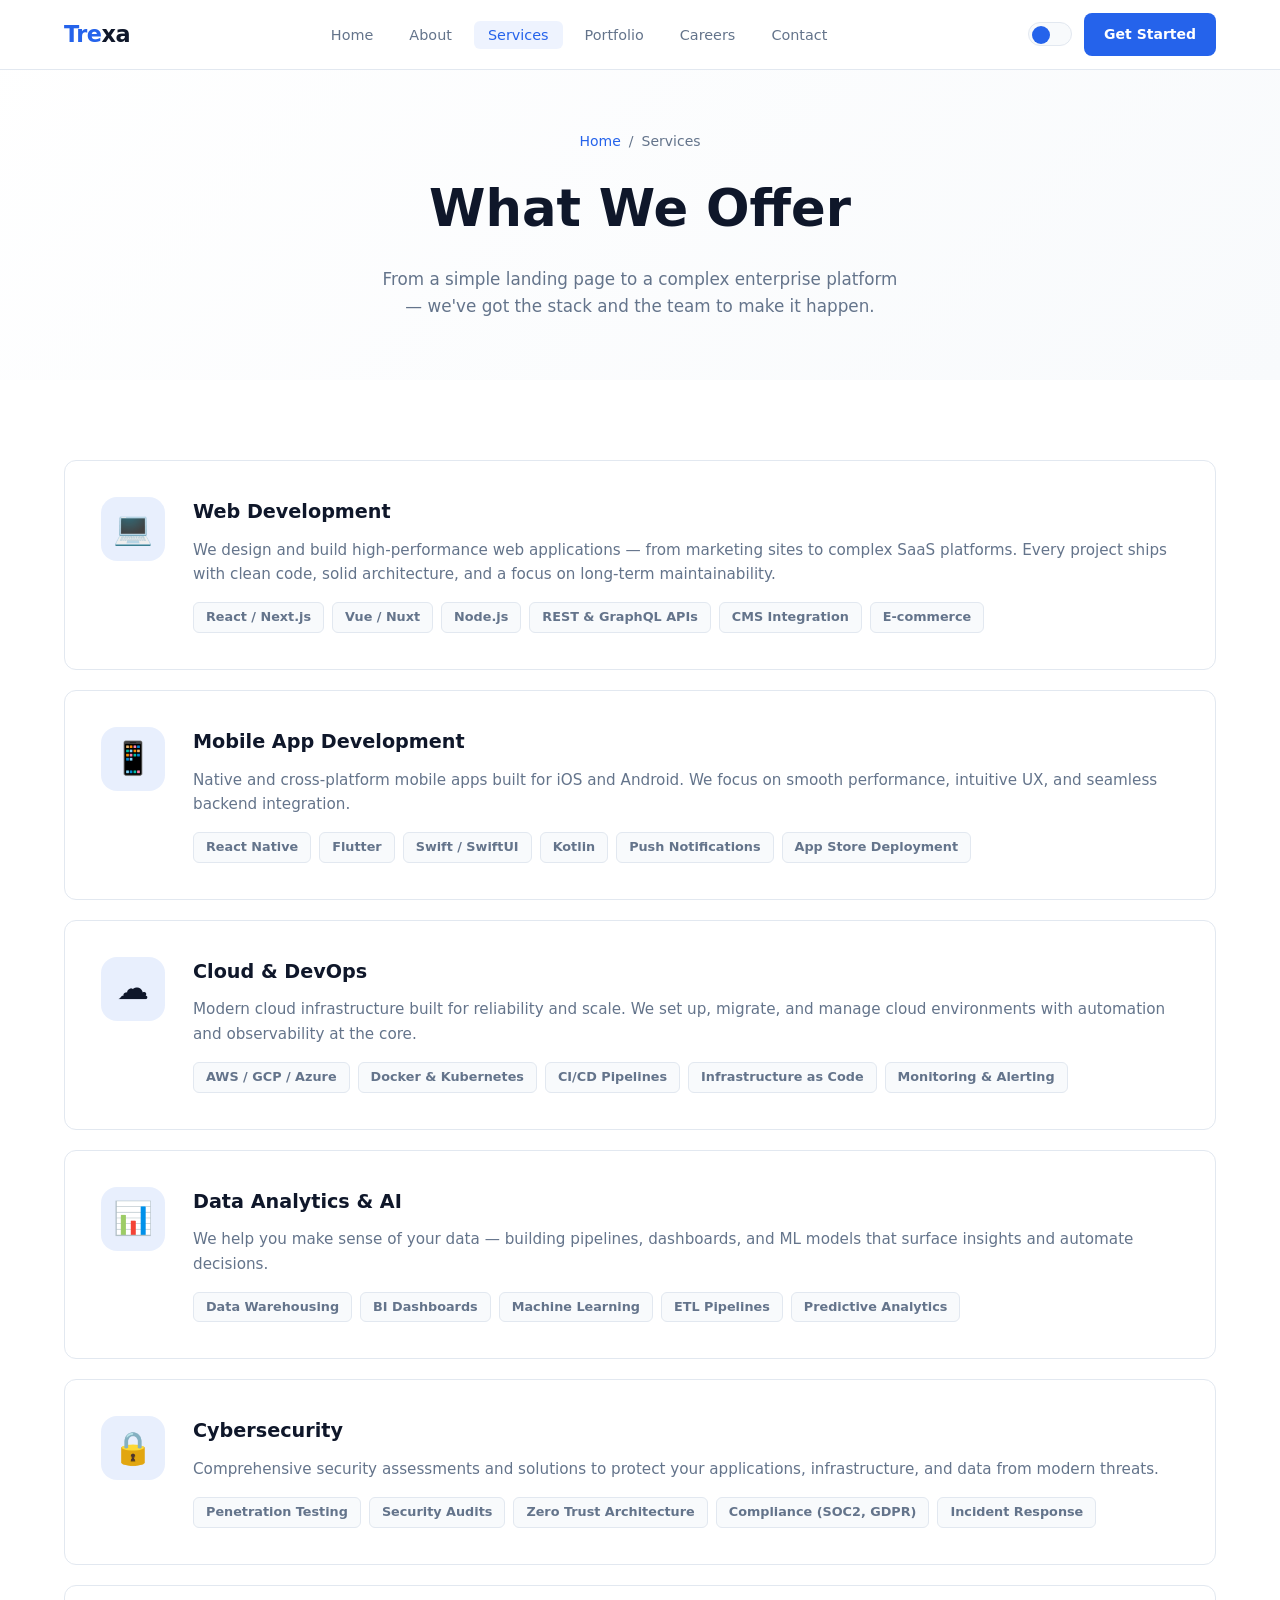
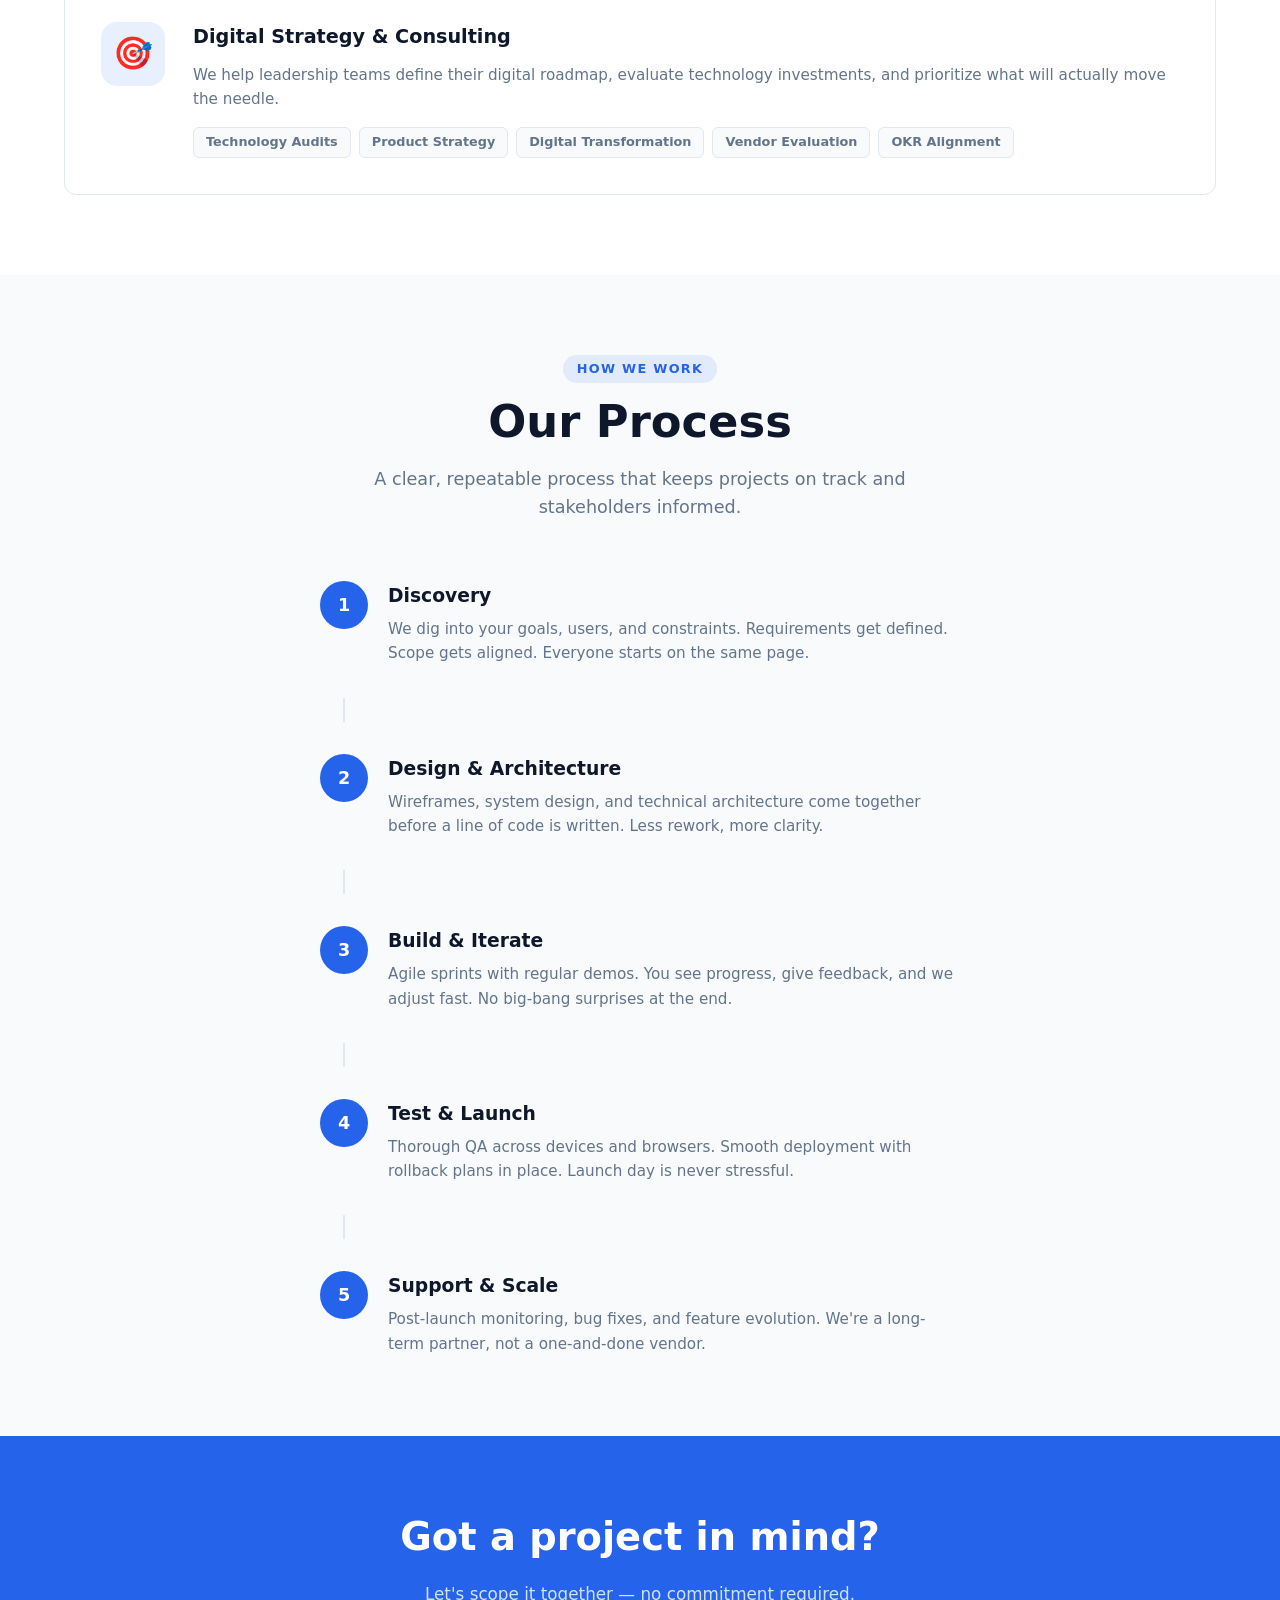
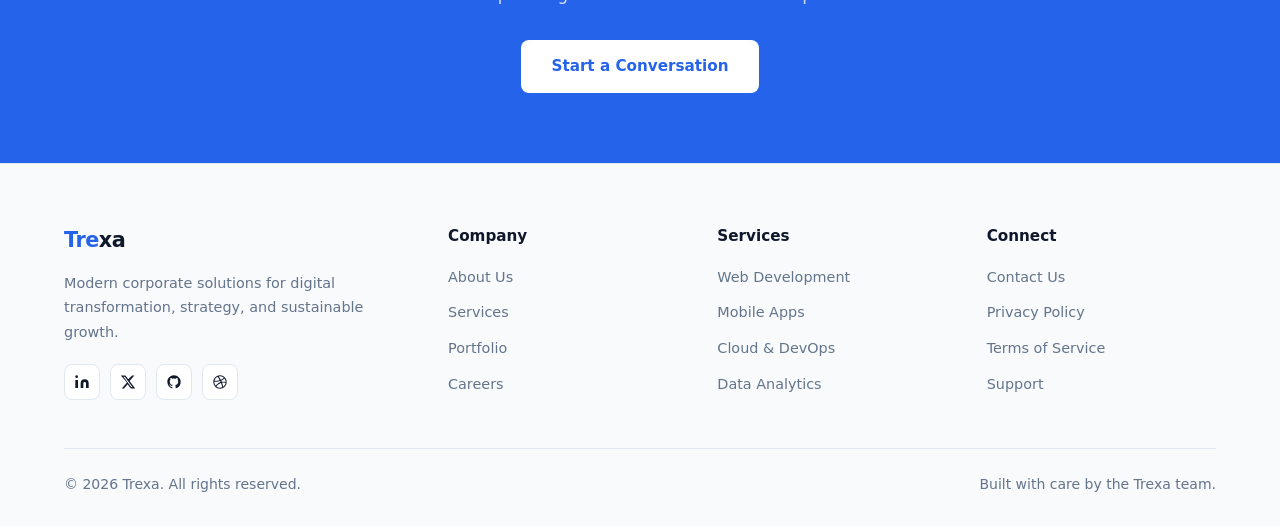
<file: services.html>
<!DOCTYPE html>
<html lang="en">
<head>
  <meta charset="UTF-8" />
  <meta name="viewport" content="width=device-width, initial-scale=1.0" />

  <!-- Primary meta -->
  <title>Services — Web, Mobile, Cloud, Data &amp; Security | Trexa</title>
  <meta name="description" content="Trexa offers end-to-end digital services: web development, mobile app development, cloud &amp; DevOps, data analytics &amp; AI, cybersecurity, and digital strategy consulting." />
  <meta name="robots" content="index, follow" />
  <!-- POST-DEPLOYMENT: Update canonical and og:url to your real Vercel URL, e.g. https://trexa.vercel.app/services.html -->
  <link rel="canonical" href="https://www.trexa.io/services.html" />

  <!-- Open Graph -->
  <meta property="og:type" content="website" />
  <meta property="og:site_name" content="Trexa" />
  <meta property="og:url" content="https://www.trexa.io/services.html" />
  <meta property="og:title" content="Services — Web, Mobile, Cloud, Data &amp; Security | Trexa" />
  <meta property="og:description" content="Trexa offers end-to-end digital services: web development, mobile apps, cloud &amp; DevOps, data analytics &amp; AI, cybersecurity, and digital strategy consulting." />
  <meta property="og:image" content="og-image.png" />
  <meta property="og:image:width" content="1200" />
  <meta property="og:image:height" content="630" />
  <meta property="og:image:alt" content="Trexa digital services" />
  <meta property="og:locale" content="en_US" />

  <!-- Twitter Card -->
  <meta name="twitter:card" content="summary_large_image" />
  <meta name="twitter:site" content="@trexa" />
  <meta name="twitter:title" content="Services — Web, Mobile, Cloud, Data &amp; Security | Trexa" />
  <meta name="twitter:description" content="End-to-end digital services from Trexa: web development, mobile apps, cloud &amp; DevOps, data analytics, cybersecurity, and digital strategy." />
  <meta name="twitter:image" content="og-image.png" />
  <meta name="twitter:image:alt" content="Trexa digital services" />

  <!-- Favicon -->
  <link rel="icon" type="image/svg+xml" href="favicon.svg" />
  <link rel="alternate icon" href="favicon.ico" />

  <link rel="stylesheet" href="css/style.css" />
  <style>
    .services-detail-card {
      background: var(--bg-card);
      border: 1px solid var(--border);
      border-radius: var(--radius);
      padding: 36px;
      display: grid;
      grid-template-columns: auto 1fr;
      gap: 28px;
      align-items: start;
      transition: transform var(--transition), box-shadow var(--transition), border-color var(--transition);
    }
    .services-detail-card:hover { transform: translateY(-4px); box-shadow: var(--shadow-hover); border-color: var(--primary); }
    .services-detail-card .icon-wrap {
      width: 64px; height: 64px;
      background: rgba(37,99,235,0.1);
      border-radius: 16px;
      display: flex;
      align-items: center;
      justify-content: center;
      font-size: 2rem;
      flex-shrink: 0;
    }
    .services-detail-card h3 { font-size: 1.2rem; font-weight: 700; margin-bottom: 10px; }
    .services-detail-card p { color: var(--text-muted); font-size: 0.95rem; margin-bottom: 16px; }
    .feature-list { display: flex; flex-wrap: wrap; gap: 8px; }
    .feature-tag {
      background: var(--bg-secondary);
      border: 1px solid var(--border);
      border-radius: 6px;
      padding: 4px 12px;
      font-size: 0.8rem;
      font-weight: 600;
      color: var(--text-muted);
    }
    .process-step {
      display: flex;
      gap: 20px;
      align-items: flex-start;
    }
    .step-num {
      width: 48px; height: 48px;
      background: var(--primary);
      color: #fff;
      border-radius: 50%;
      display: flex;
      align-items: center;
      justify-content: center;
      font-weight: 800;
      font-size: 1.1rem;
      flex-shrink: 0;
      aria-hidden: true;
    }
    .step-body h3 { font-weight: 700; margin-bottom: 6px; }
    .step-body p { color: var(--text-muted); font-size: 0.95rem; }
    .process-list { display: flex; flex-direction: column; gap: 32px; }
    .process-connector {
      width: 2px; height: 24px;
      background: var(--border);
      margin-left: 23px;
    }
  </style>
</head>
<body>
  <a href="#main-content" class="skip-link">Skip to main content</a>

  <!-- Navbar -->
  <nav class="navbar" aria-label="Main navigation">
    <div class="container nav-inner">
      <a href="index.html" class="logo" aria-label="Trexa home">Tre<span>xa</span></a>
      <ul class="nav-links" id="navLinks" role="list">
        <li><a href="index.html">Home</a></li>
        <li><a href="about.html">About</a></li>
        <li><a href="services.html">Services</a></li>
        <li><a href="portfolio.html">Portfolio</a></li>
        <li><a href="careers.html">Careers</a></li>
        <li><a href="contact.html">Contact</a></li>
      </ul>
      <div class="nav-actions">
        <button class="theme-toggle" id="themeToggle" aria-label="Toggle dark/light theme"></button>
        <a href="contact.html" class="btn btn-primary" style="padding:8px 18px;font-size:0.875rem;">Get Started</a>
        <button class="hamburger" id="hamburger" aria-label="Toggle menu" aria-expanded="false" aria-controls="navLinks">
          <span aria-hidden="true"></span><span aria-hidden="true"></span><span aria-hidden="true"></span>
        </button>
      </div>
    </div>
  </nav>

  <main id="main-content">

  <!-- Page Hero -->
  <section class="page-hero">
    <div class="container">
      <nav class="breadcrumb" aria-label="Breadcrumb">
        <a href="index.html">Home</a><span aria-hidden="true">/</span><span>Services</span>
      </nav>
      <h1 class="fade-in">What We Offer</h1>
      <p class="fade-in">From a simple landing page to a complex enterprise platform — we've got the stack and the team to make it happen.</p>
    </div>
  </section>

  <!-- Services Grid -->
  <section class="section" aria-labelledby="services-heading">
    <div class="container">
      <h2 id="services-heading" class="sr-only">Our Services</h2>
      <div style="display:flex;flex-direction:column;gap:20px;">

        <div class="services-detail-card fade-in">
          <div class="icon-wrap" aria-hidden="true">💻</div>
          <div>
            <h3>Web Development</h3>
            <p>We design and build high-performance web applications — from marketing sites to complex SaaS platforms. Every project ships with clean code, solid architecture, and a focus on long-term maintainability.</p>
            <ul class="feature-list" aria-label="Web Development technologies">
              <li class="feature-tag">React / Next.js</li>
              <li class="feature-tag">Vue / Nuxt</li>
              <li class="feature-tag">Node.js</li>
              <li class="feature-tag">REST &amp; GraphQL APIs</li>
              <li class="feature-tag">CMS Integration</li>
              <li class="feature-tag">E-commerce</li>
            </ul>
          </div>
        </div>

        <div class="services-detail-card fade-in">
          <div class="icon-wrap" aria-hidden="true">📱</div>
          <div>
            <h3>Mobile App Development</h3>
            <p>Native and cross-platform mobile apps built for iOS and Android. We focus on smooth performance, intuitive UX, and seamless backend integration.</p>
            <ul class="feature-list" aria-label="Mobile App Development technologies">
              <li class="feature-tag">React Native</li>
              <li class="feature-tag">Flutter</li>
              <li class="feature-tag">Swift / SwiftUI</li>
              <li class="feature-tag">Kotlin</li>
              <li class="feature-tag">Push Notifications</li>
              <li class="feature-tag">App Store Deployment</li>
            </ul>
          </div>
        </div>

        <div class="services-detail-card fade-in">
          <div class="icon-wrap" aria-hidden="true">☁️</div>
          <div>
            <h3>Cloud &amp; DevOps</h3>
            <p>Modern cloud infrastructure built for reliability and scale. We set up, migrate, and manage cloud environments with automation and observability at the core.</p>
            <ul class="feature-list" aria-label="Cloud and DevOps technologies">
              <li class="feature-tag">AWS / GCP / Azure</li>
              <li class="feature-tag">Docker &amp; Kubernetes</li>
              <li class="feature-tag">CI/CD Pipelines</li>
              <li class="feature-tag">Infrastructure as Code</li>
              <li class="feature-tag">Monitoring &amp; Alerting</li>
            </ul>
          </div>
        </div>

        <div class="services-detail-card fade-in">
          <div class="icon-wrap" aria-hidden="true">📊</div>
          <div>
            <h3>Data Analytics &amp; AI</h3>
            <p>We help you make sense of your data — building pipelines, dashboards, and ML models that surface insights and automate decisions.</p>
            <ul class="feature-list" aria-label="Data Analytics and AI technologies">
              <li class="feature-tag">Data Warehousing</li>
              <li class="feature-tag">BI Dashboards</li>
              <li class="feature-tag">Machine Learning</li>
              <li class="feature-tag">ETL Pipelines</li>
              <li class="feature-tag">Predictive Analytics</li>
            </ul>
          </div>
        </div>

        <div class="services-detail-card fade-in">
          <div class="icon-wrap" aria-hidden="true">🔒</div>
          <div>
            <h3>Cybersecurity</h3>
            <p>Comprehensive security assessments and solutions to protect your applications, infrastructure, and data from modern threats.</p>
            <ul class="feature-list" aria-label="Cybersecurity technologies">
              <li class="feature-tag">Penetration Testing</li>
              <li class="feature-tag">Security Audits</li>
              <li class="feature-tag">Zero Trust Architecture</li>
              <li class="feature-tag">Compliance (SOC2, GDPR)</li>
              <li class="feature-tag">Incident Response</li>
            </ul>
          </div>
        </div>

        <div class="services-detail-card fade-in">
          <div class="icon-wrap" aria-hidden="true">🎯</div>
          <div>
            <h3>Digital Strategy &amp; Consulting</h3>
            <p>We help leadership teams define their digital roadmap, evaluate technology investments, and prioritize what will actually move the needle.</p>
            <ul class="feature-list" aria-label="Digital Strategy and Consulting services">
              <li class="feature-tag">Technology Audits</li>
              <li class="feature-tag">Product Strategy</li>
              <li class="feature-tag">Digital Transformation</li>
              <li class="feature-tag">Vendor Evaluation</li>
              <li class="feature-tag">OKR Alignment</li>
            </ul>
          </div>
        </div>

      </div>
    </div>
  </section>

  <!-- Process -->
  <section class="section section-alt" aria-labelledby="process-heading">
    <div class="container">
      <div class="section-header fade-in">
        <div class="tag">How We Work</div>
        <h2 id="process-heading">Our Process</h2>
        <p>A clear, repeatable process that keeps projects on track and stakeholders informed.</p>
      </div>
      <ol style="max-width:640px;margin:0 auto;" class="process-list" aria-label="Our 5-step process">
        <li class="process-step fade-in delay-1">
          <div class="step-num" aria-hidden="true">1</div>
          <div class="step-body">
            <h3>Discovery</h3>
            <p>We dig into your goals, users, and constraints. Requirements get defined. Scope gets aligned. Everyone starts on the same page.</p>
          </div>
        </li>
        <div class="process-connector" aria-hidden="true"></div>
        <li class="process-step fade-in delay-2">
          <div class="step-num" aria-hidden="true">2</div>
          <div class="step-body">
            <h3>Design &amp; Architecture</h3>
            <p>Wireframes, system design, and technical architecture come together before a line of code is written. Less rework, more clarity.</p>
          </div>
        </li>
        <div class="process-connector" aria-hidden="true"></div>
        <li class="process-step fade-in delay-3">
          <div class="step-num" aria-hidden="true">3</div>
          <div class="step-body">
            <h3>Build &amp; Iterate</h3>
            <p>Agile sprints with regular demos. You see progress, give feedback, and we adjust fast. No big-bang surprises at the end.</p>
          </div>
        </li>
        <div class="process-connector" aria-hidden="true"></div>
        <li class="process-step fade-in delay-4">
          <div class="step-num" aria-hidden="true">4</div>
          <div class="step-body">
            <h3>Test &amp; Launch</h3>
            <p>Thorough QA across devices and browsers. Smooth deployment with rollback plans in place. Launch day is never stressful.</p>
          </div>
        </li>
        <div class="process-connector" aria-hidden="true"></div>
        <li class="process-step fade-in delay-5">
          <div class="step-num" aria-hidden="true">5</div>
          <div class="step-body">
            <h3>Support &amp; Scale</h3>
            <p>Post-launch monitoring, bug fixes, and feature evolution. We're a long-term partner, not a one-and-done vendor.</p>
          </div>
        </li>
      </ol>
    </div>
  </section>

  <!-- CTA -->
  <section style="background:var(--primary);padding:70px 0;">
    <div class="container" style="text-align:center;">
      <h2 style="color:#fff;font-size:clamp(1.6rem,4vw,2.4rem);font-weight:800;margin-bottom:14px;" class="fade-in">Got a project in mind?</h2>
      <p style="color:rgba(255,255,255,0.8);font-size:1.05rem;margin-bottom:32px;" class="fade-in">Let's scope it together — no commitment required.</p>
      <a href="contact.html" class="btn fade-in" style="background:#fff;color:var(--primary);font-weight:700;">Start a Conversation</a>
    </div>
  </section>

  </main>

  <!-- Footer -->
  <footer class="footer">
    <div class="container">
      <div class="footer-grid">
        <div class="footer-brand">
          <a href="index.html" class="logo" aria-label="Trexa home">Tre<span>xa</span></a>
          <p>Modern corporate solutions for digital transformation, strategy, and sustainable growth.</p>
          <div class="social-links">
            <a href="https://linkedin.com" target="_blank" rel="noopener" class="social-link" aria-label="LinkedIn (opens in new tab)"><svg xmlns="http://www.w3.org/2000/svg" width="16" height="16" fill="currentColor" viewBox="0 0 24 24" aria-hidden="true" focusable="false"><path d="M16 8a6 6 0 0 1 6 6v7h-4v-7a2 2 0 0 0-2-2 2 2 0 0 0-2 2v7h-4v-7a6 6 0 0 1 6-6z"/><rect x="2" y="9" width="4" height="12"/><circle cx="4" cy="4" r="2"/></svg></a>
            <a href="https://twitter.com" target="_blank" rel="noopener" class="social-link" aria-label="X / Twitter (opens in new tab)"><svg xmlns="http://www.w3.org/2000/svg" width="16" height="16" fill="currentColor" viewBox="0 0 24 24" aria-hidden="true" focusable="false"><path d="M18.244 2.25h3.308l-7.227 8.26 8.502 11.24H16.17l-4.714-6.231-5.401 6.231H2.744l7.73-8.835L1.254 2.25H8.08l4.253 5.622 5.911-5.622zm-1.161 17.52h1.833L7.084 4.126H5.117z"/></svg></a>
            <a href="https://github.com" target="_blank" rel="noopener" class="social-link" aria-label="GitHub (opens in new tab)"><svg xmlns="http://www.w3.org/2000/svg" width="16" height="16" fill="currentColor" viewBox="0 0 24 24" aria-hidden="true" focusable="false"><path d="M12 2C6.477 2 2 6.484 2 12.017c0 4.425 2.865 8.18 6.839 9.504.5.092.682-.217.682-.483 0-.237-.008-.868-.013-1.703-2.782.605-3.369-1.343-3.369-1.343-.454-1.158-1.11-1.466-1.11-1.466-.908-.62.069-.608.069-.608 1.003.07 1.531 1.032 1.531 1.032.892 1.53 2.341 1.088 2.91.832.092-.647.35-1.088.636-1.338-2.22-.253-4.555-1.113-4.555-4.951 0-1.093.39-1.988 1.029-2.688-.103-.253-.446-1.272.098-2.65 0 0 .84-.27 2.75 1.026A9.564 9.564 0 0 1 12 6.844a9.59 9.59 0 0 1 2.504.337c1.909-1.296 2.747-1.027 2.747-1.027.546 1.379.202 2.398.1 2.651.64.7 1.028 1.595 1.028 2.688 0 3.848-2.339 4.695-4.566 4.943.359.309.678.92.678 1.855 0 1.338-.012 2.419-.012 2.747 0 .268.18.58.688.482A10.02 10.02 0 0 0 22 12.017C22 6.484 17.522 2 12 2z"/></svg></a>
            <a href="https://dribbble.com" target="_blank" rel="noopener" class="social-link" aria-label="Dribbble (opens in new tab)"><svg xmlns="http://www.w3.org/2000/svg" width="16" height="16" fill="currentColor" viewBox="0 0 24 24" aria-hidden="true" focusable="false"><path d="M12 2C6.48 2 2 6.48 2 12s4.48 10 10 10 10-4.48 10-10S17.52 2 12 2zm6.605 4.61a8.502 8.502 0 0 1 1.93 5.314c-.281-.054-3.101-.629-5.943-.271-.065-.141-.12-.293-.184-.445a25.416 25.416 0 0 0-.564-1.236c3.145-1.28 4.577-3.124 4.761-3.362zM12 3.475c2.17 0 4.154.813 5.662 2.148-.152.216-1.443 1.941-4.48 3.08-1.399-2.57-2.95-4.675-3.189-5A8.687 8.687 0 0 1 12 3.475zm-3.633.803a53.896 53.896 0 0 1 3.167 4.935c-3.992 1.063-7.517 1.04-7.896 1.04a8.581 8.581 0 0 1 4.729-5.975zM3.453 12.01v-.26c.37.01 4.512.065 8.775-1.215.25.477.477.965.694 1.453-.109.033-.228.065-.336.098-4.404 1.42-6.747 5.303-6.942 5.629a8.522 8.522 0 0 1-2.19-5.705zM12 20.547a8.482 8.482 0 0 1-5.239-1.8c.152-.315 1.888-3.656 6.703-5.337.022-.01.033-.01.054-.022a35.32 35.32 0 0 1 1.823 6.475 8.4 8.4 0 0 1-3.341.684zm4.761-1.465c-.086-.52-.542-3.015-1.659-6.084 2.679-.423 5.022.271 5.314.369a8.468 8.468 0 0 1-3.655 5.715z"/></svg></a>
          </div>
        </div>
        <div class="footer-col">
          <h2 style="font-size:0.95rem;font-weight:700;margin-bottom:16px;">Company</h2>
          <ul>
            <li><a href="about.html">About Us</a></li>
            <li><a href="services.html">Services</a></li>
            <li><a href="portfolio.html">Portfolio</a></li>
            <li><a href="careers.html">Careers</a></li>
          </ul>
        </div>
        <div class="footer-col">
          <h2 style="font-size:0.95rem;font-weight:700;margin-bottom:16px;">Services</h2>
          <ul>
            <li><a href="services.html">Web Development</a></li>
            <li><a href="services.html">Mobile Apps</a></li>
            <li><a href="services.html">Cloud &amp; DevOps</a></li>
            <li><a href="services.html">Data Analytics</a></li>
          </ul>
        </div>
        <div class="footer-col">
          <h2 style="font-size:0.95rem;font-weight:700;margin-bottom:16px;">Connect</h2>
          <ul>
            <li><a href="contact.html">Contact Us</a></li>
            <li><a href="#">Privacy Policy</a></li>
            <li><a href="#">Terms of Service</a></li>
            <li><a href="#">Support</a></li>
          </ul>
        </div>
      </div>
      <div class="footer-bottom">
        <p>© 2026 Trexa. All rights reserved.</p>
        <p>Built with care by the Trexa team.</p>
      </div>
    </div>
  </footer>

  <script src="js/script.js"></script>
</body>
</html>
</file>
<file: css/style.css>
/* ===== CSS Variables ===== */
:root {
  --primary: #2563eb;
  --primary-dark: #1d4ed8;
  --secondary: #10b981;
  --bg: #ffffff;
  --bg-secondary: #f8fafc;
  --bg-card: #ffffff;
  --text: #0f172a;
  --text-muted: #64748b;
  --border: #e2e8f0;
  --shadow: 0 4px 24px rgba(0,0,0,0.08);
  --shadow-hover: 0 8px 40px rgba(0,0,0,0.14);
  --radius: 12px;
  --transition: 0.3s ease;
  --nav-height: 70px;
}

[data-theme="dark"] {
  --bg: #0f172a;
  --bg-secondary: #1e293b;
  --bg-card: #1e293b;
  --text: #f1f5f9;
  --text-muted: #94a3b8;
  --border: #334155;
  --shadow: 0 4px 24px rgba(0,0,0,0.4);
  --shadow-hover: 0 8px 40px rgba(0,0,0,0.6);
}

/* ===== Reset & Base ===== */
*, *::before, *::after { box-sizing: border-box; margin: 0; padding: 0; }

html { scroll-behavior: smooth; }

body {
  font-family: 'Segoe UI', system-ui, -apple-system, sans-serif;
  background: var(--bg);
  color: var(--text);
  line-height: 1.6;
  transition: background var(--transition), color var(--transition);
}

a { text-decoration: none; color: inherit; }
ul { list-style: none; }
img { max-width: 100%; display: block; }

/* ===== Utility ===== */
.container { max-width: 1200px; margin: 0 auto; padding: 0 24px; }
.section { padding: 80px 0; }
.section-alt { background: var(--bg-secondary); }

.section-header { text-align: center; margin-bottom: 60px; }
.section-header .tag {
  display: inline-block;
  background: rgba(37,99,235,0.1);
  color: var(--primary);
  font-size: 0.8rem;
  font-weight: 700;
  letter-spacing: 0.1em;
  text-transform: uppercase;
  padding: 4px 14px;
  border-radius: 50px;
  margin-bottom: 12px;
}
.section-header h2 {
  font-size: clamp(1.8rem, 4vw, 2.8rem);
  font-weight: 800;
  margin-bottom: 16px;
  line-height: 1.2;
}
.section-header p {
  color: var(--text-muted);
  font-size: 1.1rem;
  max-width: 560px;
  margin: 0 auto;
}

.btn {
  display: inline-flex;
  align-items: center;
  gap: 8px;
  padding: 12px 28px;
  border-radius: 8px;
  font-size: 0.95rem;
  font-weight: 600;
  cursor: pointer;
  transition: all var(--transition);
  border: 2px solid transparent;
}
.btn-primary {
  background: var(--primary);
  color: #fff;
}
.btn-primary:hover { background: var(--primary-dark); transform: translateY(-2px); box-shadow: 0 6px 20px rgba(37,99,235,0.35); }

.btn-outline {
  border-color: var(--primary);
  color: var(--primary);
  background: transparent;
}
.btn-outline:hover { background: var(--primary); color: #fff; transform: translateY(-2px); }

.btn-secondary {
  background: var(--secondary);
  color: #fff;
}
.btn-secondary:hover { background: #059669; transform: translateY(-2px); }

/* ===== Navbar ===== */
.navbar {
  position: fixed;
  top: 0; left: 0; right: 0;
  height: var(--nav-height);
  background: var(--bg);
  border-bottom: 1px solid var(--border);
  z-index: 1000;
  transition: background var(--transition), box-shadow var(--transition);
}
.navbar.scrolled { box-shadow: var(--shadow); }

.nav-inner {
  display: flex;
  align-items: center;
  justify-content: space-between;
  height: 100%;
}

.logo {
  font-size: 1.4rem;
  font-weight: 800;
  color: var(--primary);
  letter-spacing: -0.5px;
}
.logo span { color: var(--text); }

.nav-links {
  display: flex;
  align-items: center;
  gap: 8px;
}
.nav-links a {
  padding: 6px 14px;
  border-radius: 6px;
  font-size: 0.9rem;
  font-weight: 500;
  color: var(--text-muted);
  transition: all var(--transition);
}
.nav-links a:hover, .nav-links a.active {
  color: var(--primary);
  background: rgba(37,99,235,0.08);
}

.nav-actions {
  display: flex;
  align-items: center;
  gap: 12px;
}

.theme-toggle {
  background: var(--bg-secondary);
  border: 1px solid var(--border);
  border-radius: 50px;
  width: 44px;
  height: 24px;
  cursor: pointer;
  position: relative;
  transition: background var(--transition);
}
.theme-toggle::after {
  content: '';
  position: absolute;
  top: 3px; left: 3px;
  width: 18px; height: 18px;
  background: var(--primary);
  border-radius: 50%;
  transition: transform var(--transition);
}
[data-theme="dark"] .theme-toggle::after { transform: translateX(20px); }

.hamburger {
  display: none;
  flex-direction: column;
  gap: 5px;
  cursor: pointer;
  padding: 4px;
  background: none;
  border: none;
}
.hamburger span {
  display: block;
  width: 24px; height: 2px;
  background: var(--text);
  border-radius: 2px;
  transition: all var(--transition);
}
.hamburger.open span:nth-child(1) { transform: rotate(45deg) translate(5px, 5px); }
.hamburger.open span:nth-child(2) { opacity: 0; }
.hamburger.open span:nth-child(3) { transform: rotate(-45deg) translate(5px, -5px); }

/* ===== Hero ===== */
.hero {
  min-height: 100vh;
  display: flex;
  align-items: center;
  padding-top: var(--nav-height);
  background: linear-gradient(135deg, var(--bg) 0%, var(--bg-secondary) 100%);
  position: relative;
  overflow: hidden;
}
.hero::before {
  content: '';
  position: absolute;
  top: -30%; right: -10%;
  width: 700px; height: 700px;
  background: radial-gradient(circle, rgba(37,99,235,0.08) 0%, transparent 70%);
  pointer-events: none;
}

.hero-content { max-width: 640px; }
.hero-tag {
  display: inline-flex;
  align-items: center;
  gap: 8px;
  background: rgba(37,99,235,0.08);
  border: 1px solid rgba(37,99,235,0.2);
  color: var(--primary);
  padding: 6px 16px;
  border-radius: 50px;
  font-size: 0.85rem;
  font-weight: 600;
  margin-bottom: 24px;
}
.hero-tag .dot { width: 8px; height: 8px; background: var(--secondary); border-radius: 50%; animation: pulse 2s infinite; }

@keyframes pulse {
  0%, 100% { opacity: 1; transform: scale(1); }
  50% { opacity: 0.6; transform: scale(0.85); }
}

.hero h1 {
  font-size: clamp(2.4rem, 6vw, 4rem);
  font-weight: 900;
  line-height: 1.1;
  margin-bottom: 20px;
  letter-spacing: -1px;
}
.hero h1 .highlight {
  color: var(--primary);
  position: relative;
}
.hero p {
  font-size: 1.15rem;
  color: var(--text-muted);
  margin-bottom: 36px;
  max-width: 520px;
}
.hero-cta { display: flex; gap: 16px; flex-wrap: wrap; }

.hero-stats {
  display: flex;
  gap: 40px;
  margin-top: 60px;
  flex-wrap: wrap;
}
.stat .num {
  font-size: 2rem;
  font-weight: 800;
  color: var(--primary);
  line-height: 1;
}
.stat .label {
  font-size: 0.85rem;
  color: var(--text-muted);
  margin-top: 4px;
}

/* ===== Cards ===== */
.card {
  background: var(--bg-card);
  border: 1px solid var(--border);
  border-radius: var(--radius);
  padding: 32px;
  transition: transform var(--transition), box-shadow var(--transition);
}
.card:hover { transform: translateY(-6px); box-shadow: var(--shadow-hover); }

.grid-3 { display: grid; grid-template-columns: repeat(3, 1fr); gap: 28px; }
.grid-2 { display: grid; grid-template-columns: repeat(2, 1fr); gap: 28px; }
.grid-4 { display: grid; grid-template-columns: repeat(4, 1fr); gap: 24px; }

/* ===== Service Card ===== */
.service-card .icon {
  width: 56px; height: 56px;
  background: rgba(37,99,235,0.1);
  border-radius: 14px;
  display: flex;
  align-items: center;
  justify-content: center;
  font-size: 1.6rem;
  margin-bottom: 20px;
}
.service-card h3 { font-size: 1.15rem; font-weight: 700; margin-bottom: 10px; }
.service-card p { color: var(--text-muted); font-size: 0.95rem; }

/* ===== About Page ===== */
.about-hero {
  padding: calc(var(--nav-height) + 60px) 0 80px;
  background: linear-gradient(135deg, var(--bg) 0%, var(--bg-secondary) 100%);
}
.about-hero .container { display: grid; grid-template-columns: 1fr 1fr; gap: 60px; align-items: center; }
.about-hero-text h1 { font-size: clamp(2rem, 5vw, 3.2rem); font-weight: 900; margin-bottom: 20px; }
.about-hero-text p { color: var(--text-muted); font-size: 1.05rem; margin-bottom: 16px; }

.about-image-wrap {
  border-radius: var(--radius);
  overflow: hidden;
  position: relative;
}
.about-image-placeholder {
  width: 100%;
  padding-top: 75%;
  background: linear-gradient(135deg, rgba(37,99,235,0.15), rgba(16,185,129,0.15));
  border-radius: var(--radius);
  position: relative;
  display: flex;
  align-items: center;
  justify-content: center;
}
.about-image-placeholder .placeholder-icon {
  position: absolute;
  top: 50%; left: 50%;
  transform: translate(-50%,-50%);
  font-size: 5rem;
  opacity: 0.3;
}

.values-grid { display: grid; grid-template-columns: repeat(3, 1fr); gap: 24px; }
.value-card {
  background: var(--bg-card);
  border: 1px solid var(--border);
  border-radius: var(--radius);
  padding: 28px;
  text-align: center;
  transition: transform var(--transition), box-shadow var(--transition);
}
.value-card:hover { transform: translateY(-4px); box-shadow: var(--shadow); }
.value-card .icon { font-size: 2.2rem; margin-bottom: 14px; }
.value-card h3 { font-weight: 700; margin-bottom: 8px; }
.value-card p { color: var(--text-muted); font-size: 0.9rem; }

.team-grid { display: grid; grid-template-columns: repeat(4, 1fr); gap: 24px; }
.team-card {
  background: var(--bg-card);
  border: 1px solid var(--border);
  border-radius: var(--radius);
  padding: 28px 20px;
  text-align: center;
  transition: transform var(--transition), box-shadow var(--transition);
}
.team-card:hover { transform: translateY(-6px); box-shadow: var(--shadow-hover); }
.team-avatar {
  width: 80px; height: 80px;
  border-radius: 50%;
  margin: 0 auto 16px;
  display: flex;
  align-items: center;
  justify-content: center;
  font-size: 2rem;
  font-weight: 800;
  color: #fff;
}
.team-card h3 { font-weight: 700; font-size: 1rem; margin-bottom: 4px; }
.team-card .role { color: var(--primary); font-size: 0.85rem; font-weight: 600; margin-bottom: 10px; }
.team-card p { color: var(--text-muted); font-size: 0.85rem; }

/* ===== Portfolio ===== */
.portfolio-hero {
  padding: calc(var(--nav-height) + 60px) 0 60px;
  background: linear-gradient(135deg, var(--bg) 0%, var(--bg-secondary) 100%);
  text-align: center;
}
.portfolio-hero h1 { font-size: clamp(2rem, 5vw, 3.2rem); font-weight: 900; margin-bottom: 16px; }
.portfolio-hero p { color: var(--text-muted); font-size: 1.05rem; max-width: 520px; margin: 0 auto; }

.filter-tabs {
  display: flex;
  gap: 10px;
  justify-content: center;
  flex-wrap: wrap;
  margin-bottom: 40px;
}
.filter-btn {
  padding: 8px 22px;
  border-radius: 50px;
  border: 1px solid var(--border);
  background: var(--bg-card);
  color: var(--text-muted);
  font-size: 0.9rem;
  font-weight: 600;
  cursor: pointer;
  transition: all var(--transition);
}
.filter-btn:hover, .filter-btn.active {
  background: var(--primary);
  border-color: var(--primary);
  color: #fff;
}

.portfolio-grid { display: grid; grid-template-columns: repeat(3, 1fr); gap: 24px; }
.portfolio-item {
  background: var(--bg-card);
  border: 1px solid var(--border);
  border-radius: var(--radius);
  overflow: hidden;
  transition: transform var(--transition), box-shadow var(--transition);
}
.portfolio-item:hover { transform: translateY(-6px); box-shadow: var(--shadow-hover); }
.portfolio-item.hidden { display: none; }

.portfolio-thumb {
  height: 200px;
  position: relative;
  overflow: hidden;
  display: flex;
  align-items: center;
  justify-content: center;
  font-size: 3rem;
}
.portfolio-info { padding: 20px; }
.portfolio-info .cat {
  font-size: 0.75rem;
  font-weight: 700;
  text-transform: uppercase;
  letter-spacing: 0.08em;
  color: var(--primary);
  margin-bottom: 6px;
}
.portfolio-info h3 { font-weight: 700; margin-bottom: 8px; }
.portfolio-info p { color: var(--text-muted); font-size: 0.9rem; }

/* ===== Careers ===== */
.page-hero {
  padding: calc(var(--nav-height) + 60px) 0 60px;
  background: linear-gradient(135deg, var(--bg) 0%, var(--bg-secondary) 100%);
  text-align: center;
}
.page-hero h1 { font-size: clamp(2rem, 5vw, 3.2rem); font-weight: 900; margin-bottom: 16px; }
.page-hero p { color: var(--text-muted); font-size: 1.05rem; max-width: 520px; margin: 0 auto; }

.job-list { display: flex; flex-direction: column; gap: 16px; }
.job-card {
  background: var(--bg-card);
  border: 1px solid var(--border);
  border-radius: var(--radius);
  padding: 28px 32px;
  display: flex;
  align-items: center;
  justify-content: space-between;
  gap: 20px;
  transition: transform var(--transition), box-shadow var(--transition), border-color var(--transition);
}
.job-card:hover { transform: translateY(-3px); box-shadow: var(--shadow); border-color: var(--primary); }
.job-info h3 { font-weight: 700; font-size: 1.05rem; margin-bottom: 6px; }
.job-meta { display: flex; gap: 12px; flex-wrap: wrap; }
.job-tag {
  display: inline-flex;
  align-items: center;
  gap: 4px;
  font-size: 0.8rem;
  font-weight: 600;
  color: var(--text-muted);
  background: var(--bg-secondary);
  padding: 4px 12px;
  border-radius: 50px;
}
.job-tag.type { color: var(--primary); background: rgba(37,99,235,0.08); }

/* ===== Contact ===== */
.contact-grid {
  display: grid;
  grid-template-columns: 1fr 1.4fr;
  gap: 60px;
  align-items: start;
}
.contact-info h2 { font-size: 1.8rem; font-weight: 800; margin-bottom: 14px; }
.contact-info p { color: var(--text-muted); margin-bottom: 36px; }

.contact-items { display: flex; flex-direction: column; gap: 20px; }
.contact-item {
  display: flex;
  gap: 16px;
  align-items: flex-start;
}
.contact-item .icon {
  width: 44px; height: 44px;
  background: rgba(37,99,235,0.1);
  border-radius: 10px;
  display: flex;
  align-items: center;
  justify-content: center;
  font-size: 1.2rem;
  flex-shrink: 0;
}
.contact-item h4 { font-weight: 700; font-size: 0.9rem; margin-bottom: 2px; }
.contact-item p { color: var(--text-muted); font-size: 0.9rem; }

.contact-form {
  background: var(--bg-card);
  border: 1px solid var(--border);
  border-radius: var(--radius);
  padding: 40px;
}
.form-row { display: grid; grid-template-columns: 1fr 1fr; gap: 20px; }
.form-group { margin-bottom: 20px; }
.form-group label {
  display: block;
  font-size: 0.875rem;
  font-weight: 600;
  margin-bottom: 6px;
  color: var(--text);
}
.form-group input,
.form-group select,
.form-group textarea {
  width: 100%;
  padding: 11px 16px;
  background: var(--bg-secondary);
  border: 1px solid var(--border);
  border-radius: 8px;
  color: var(--text);
  font-size: 0.95rem;
  font-family: inherit;
  transition: border-color var(--transition), box-shadow var(--transition);
  outline: none;
}
.form-group input:focus,
.form-group select:focus,
.form-group textarea:focus {
  border-color: var(--primary);
  box-shadow: 0 0 0 3px rgba(37,99,235,0.12);
}
.form-group input.error,
.form-group textarea.error { border-color: #ef4444; }
.form-error { color: #ef4444; font-size: 0.8rem; margin-top: 4px; display: none; }
.form-error.visible { display: block; }
.form-group textarea { resize: vertical; min-height: 120px; }
.form-success {
  display: none;
  text-align: center;
  padding: 20px;
  color: var(--secondary);
  font-weight: 600;
  font-size: 1rem;
}
.form-success.visible { display: block; }

/* ===== Footer ===== */
.footer {
  background: var(--bg-secondary);
  border-top: 1px solid var(--border);
  padding: 60px 0 30px;
}
.footer-grid {
  display: grid;
  grid-template-columns: 1.5fr 1fr 1fr 1fr;
  gap: 40px;
  margin-bottom: 48px;
}
.footer-brand .logo { font-size: 1.3rem; margin-bottom: 14px; display: block; }
.footer-brand p { color: var(--text-muted); font-size: 0.9rem; line-height: 1.7; margin-bottom: 20px; }
.social-links { display: flex; gap: 10px; }
.social-link {
  width: 36px; height: 36px;
  background: var(--bg-card);
  border: 1px solid var(--border);
  border-radius: 8px;
  display: flex;
  align-items: center;
  justify-content: center;
  font-size: 1rem;
  transition: all var(--transition);
  cursor: pointer;
}
.social-link:hover { background: var(--primary); border-color: var(--primary); color: #fff; }

.footer-col h4 { font-weight: 700; font-size: 0.95rem; margin-bottom: 16px; }
.footer-col ul { display: flex; flex-direction: column; gap: 10px; }
.footer-col ul a { color: var(--text-muted); font-size: 0.9rem; transition: color var(--transition); }
.footer-col ul a:hover { color: var(--primary); }

.footer-bottom {
  border-top: 1px solid var(--border);
  padding-top: 24px;
  display: flex;
  align-items: center;
  justify-content: space-between;
  flex-wrap: wrap;
  gap: 12px;
}
.footer-bottom p { color: var(--text-muted); font-size: 0.875rem; }

/* ===== Animations ===== */
.fade-in {
  opacity: 0;
  transform: translateY(30px);
  transition: opacity 0.6s ease, transform 0.6s ease;
}
.fade-in.visible {
  opacity: 1;
  transform: translateY(0);
}
.fade-in-left {
  opacity: 0;
  transform: translateX(-30px);
  transition: opacity 0.6s ease, transform 0.6s ease;
}
.fade-in-left.visible { opacity: 1; transform: translateX(0); }
.fade-in-right {
  opacity: 0;
  transform: translateX(30px);
  transition: opacity 0.6s ease, transform 0.6s ease;
}
.fade-in-right.visible { opacity: 1; transform: translateX(0); }

.delay-1 { transition-delay: 0.1s; }
.delay-2 { transition-delay: 0.2s; }
.delay-3 { transition-delay: 0.3s; }
.delay-4 { transition-delay: 0.4s; }
.delay-5 { transition-delay: 0.5s; }

/* ===== Page Hero (generic) ===== */
.breadcrumb { display: flex; gap: 8px; align-items: center; justify-content: center; margin-bottom: 16px; }
.breadcrumb a { color: var(--primary); font-size: 0.875rem; }
.breadcrumb span { color: var(--text-muted); font-size: 0.875rem; }

/* ===== Responsive ===== */
@media (max-width: 1024px) {
  .grid-4, .team-grid { grid-template-columns: repeat(2, 1fr); }
  .footer-grid { grid-template-columns: 1fr 1fr; }
}

@media (max-width: 768px) {
  .nav-links { 
    display: none;
    position: fixed;
    top: var(--nav-height); left: 0; right: 0;
    background: var(--bg);
    border-bottom: 1px solid var(--border);
    flex-direction: column;
    padding: 20px 24px;
    gap: 4px;
    box-shadow: var(--shadow);
  }
  .nav-links.open { display: flex; }
  .nav-links a { padding: 10px 14px; width: 100%; }
  .hamburger { display: flex; }

  .hero h1 { font-size: 2.2rem; }
  .hero-stats { gap: 24px; }

  .grid-3, .values-grid, .portfolio-grid { grid-template-columns: repeat(2, 1fr); }
  .grid-2 { grid-template-columns: 1fr; }
  .team-grid { grid-template-columns: repeat(2, 1fr); }

  .about-hero .container { grid-template-columns: 1fr; }
  .about-image-wrap { display: none; }

  .contact-grid { grid-template-columns: 1fr; }
  .form-row { grid-template-columns: 1fr; }
  .contact-form { padding: 24px; }

  .job-card { flex-direction: column; align-items: flex-start; }

  .footer-grid { grid-template-columns: 1fr 1fr; }
}

@media (max-width: 480px) {
  .section { padding: 60px 0; }
  .grid-3, .values-grid, .portfolio-grid { grid-template-columns: 1fr; }
  .team-grid { grid-template-columns: repeat(2, 1fr); }
  .footer-grid { grid-template-columns: 1fr; }
  .hero-cta { flex-direction: column; }
  .filter-tabs { gap: 8px; }
}

/* ===== Portfolio Card Hover Overlay ===== */
.portfolio-item { cursor: pointer; position: relative; }
.portfolio-thumb { position: relative; overflow: hidden; }
.portfolio-thumb-overlay {
  position: absolute;
  inset: 0;
  background: rgba(37,99,235,0.85);
  display: flex;
  align-items: center;
  justify-content: center;
  opacity: 0;
  transition: opacity var(--transition);
}
.portfolio-item:hover .portfolio-thumb-overlay { opacity: 1; }
.portfolio-thumb-overlay span {
  color: #fff;
  font-weight: 700;
  font-size: 0.95rem;
  border: 2px solid #fff;
  padding: 8px 20px;
  border-radius: 8px;
  letter-spacing: 0.04em;
}

/* ===== Project Modal ===== */
.modal-backdrop {
  position: fixed;
  inset: 0;
  background: rgba(0,0,0,0.6);
  z-index: 2000;
  display: flex;
  align-items: center;
  justify-content: center;
  padding: 24px;
  opacity: 0;
  pointer-events: none;
  transition: opacity 0.25s ease;
}
.modal-backdrop.open { opacity: 1; pointer-events: all; }

.modal {
  background: var(--bg-card);
  border: 1px solid var(--border);
  border-radius: 16px;
  max-width: 600px;
  width: 100%;
  max-height: 90vh;
  overflow-y: auto;
  transform: translateY(30px) scale(0.97);
  transition: transform 0.25s ease;
  box-shadow: 0 24px 80px rgba(0,0,0,0.3);
}
.modal-backdrop.open .modal { transform: translateY(0) scale(1); }

.modal-thumb {
  height: 200px;
  display: flex;
  align-items: center;
  justify-content: center;
  font-size: 4rem;
  border-radius: 16px 16px 0 0;
  overflow: hidden;
}
.portfolio-thumb svg,
.modal-thumb svg { display: block; }
.modal-body { padding: 32px; }
.modal-cat {
  font-size: 0.75rem;
  font-weight: 700;
  text-transform: uppercase;
  letter-spacing: 0.1em;
  color: var(--primary);
  margin-bottom: 8px;
}
.modal-body h2 { font-size: 1.5rem; font-weight: 800; margin-bottom: 12px; }
.modal-body p { color: var(--text-muted); font-size: 0.95rem; line-height: 1.7; margin-bottom: 20px; }
.modal-tags { display: flex; flex-wrap: wrap; gap: 8px; margin-bottom: 28px; }
.modal-tag {
  background: var(--bg-secondary);
  border: 1px solid var(--border);
  border-radius: 6px;
  padding: 4px 12px;
  font-size: 0.8rem;
  font-weight: 600;
  color: var(--text-muted);
}
.modal-actions { display: flex; gap: 12px; flex-wrap: wrap; }
.modal-close {
  position: absolute;
  top: 16px; right: 16px;
  width: 36px; height: 36px;
  background: var(--bg-card);
  border: 1px solid var(--border);
  border-radius: 50%;
  display: flex; align-items: center; justify-content: center;
  cursor: pointer;
  font-size: 1.1rem;
  font-weight: 700;
  color: var(--text-muted);
  transition: all var(--transition);
  z-index: 10;
}
.modal-close:hover { background: var(--primary); color: #fff; border-color: var(--primary); }
.modal-wrapper { position: relative; }

/* ===== Screen-reader only utility ===== */
.sr-only {
  position: absolute;
  width: 1px;
  height: 1px;
  padding: 0;
  margin: -1px;
  overflow: hidden;
  clip: rect(0,0,0,0);
  white-space: nowrap;
  border: 0;
}

/* ===== Skip to content ===== */
.skip-link {
  position: absolute;
  top: -100%;
  left: 16px;
  background: var(--primary);
  color: #fff;
  padding: 10px 20px;
  border-radius: 0 0 8px 8px;
  font-size: 0.9rem;
  font-weight: 700;
  z-index: 9999;
  text-decoration: none;
  transition: top 0.2s;
}
.skip-link:focus {
  top: 0;
}

/* ===== Focus visible styles ===== */
:focus-visible {
  outline: 3px solid var(--primary);
  outline-offset: 3px;
}
:focus:not(:focus-visible) {
  outline: none;
}
.btn:focus-visible,
.filter-btn:focus-visible,
.theme-toggle:focus-visible,
.hamburger:focus-visible,
.modal-close:focus-visible {
  outline: 3px solid var(--primary);
  outline-offset: 3px;
  box-shadow: 0 0 0 5px rgba(37,99,235,0.2);
}
.nav-links a:focus-visible {
  outline: 3px solid var(--primary);
  outline-offset: 2px;
  border-radius: 6px;
}
.social-link:focus-visible {
  outline: 3px solid var(--primary);
  outline-offset: 2px;
}
.portfolio-item:focus-visible {
  outline: 3px solid var(--primary);
  outline-offset: 3px;
}
.form-group input:focus-visible,
.form-group select:focus-visible,
.form-group textarea:focus-visible {
  outline: none;
}

/* ===== Job Card Icon ===== */
.job-icon {
  width: 48px; height: 48px;
  border-radius: 12px;
  display: flex;
  align-items: center;
  justify-content: center;
  flex-shrink: 0;
}
.job-card-inner { display: flex; gap: 16px; align-items: center; flex: 1; }

/* ===== Home Hero Split Layout ===== */
.hero .container {
  display: grid;
  grid-template-columns: 1fr 1fr;
  gap: 60px;
  align-items: center;
  width: 100%;
}
.hero-visual {
  display: flex;
  align-items: center;
  justify-content: center;
  position: relative;
}
.hero-visual svg {
  width: 100%;
  max-width: 520px;
  height: auto;
  filter: drop-shadow(0 20px 60px rgba(37,99,235,0.12));
}

/* ===== Careers Split Hero ===== */
.careers-hero {
  padding: calc(var(--nav-height) + 60px) 0 80px;
  background: linear-gradient(135deg, var(--bg) 0%, var(--bg-secondary) 100%);
}
.careers-hero .container {
  display: grid;
  grid-template-columns: 1fr 1fr;
  gap: 60px;
  align-items: center;
}
.careers-hero-text .breadcrumb { justify-content: flex-start; }
.careers-hero-text h1 {
  font-size: clamp(2rem, 5vw, 3.2rem);
  font-weight: 900;
  line-height: 1.15;
  margin-bottom: 20px;
}
.careers-hero-text p {
  color: var(--text-muted);
  font-size: 1.05rem;
  max-width: 480px;
}
.careers-hero-visual {
  display: flex;
  align-items: center;
  justify-content: center;
}
.careers-hero-visual svg {
  width: 100%;
  max-width: 480px;
  height: auto;
  filter: drop-shadow(0 16px 48px rgba(37,99,235,0.1));
}

/* ===== About SVG Panel ===== */
.about-svg-panel {
  width: 100%;
  height: 100%;
  border-radius: var(--radius);
  overflow: hidden;
}
.about-svg-panel svg {
  width: 100%;
  height: auto;
  display: block;
  border-radius: var(--radius);
  filter: drop-shadow(0 12px 40px rgba(37,99,235,0.1));
}

/* ===== Responsive overrides for new visuals ===== */
@media (max-width: 1024px) {
  .hero .container { gap: 40px; }
  .careers-hero .container { gap: 40px; }
}

@media (max-width: 768px) {
  .hero .container {
    grid-template-columns: 1fr;
    gap: 40px;
  }
  .hero-visual { display: none; }
  .hero-content { max-width: 100%; }

  .careers-hero .container { grid-template-columns: 1fr; }
  .careers-hero-visual { display: none; }
  .careers-hero-text .breadcrumb { justify-content: center; }
  .careers-hero-text { text-align: center; }
  .careers-hero-text p { max-width: 100%; }
}
</file>
